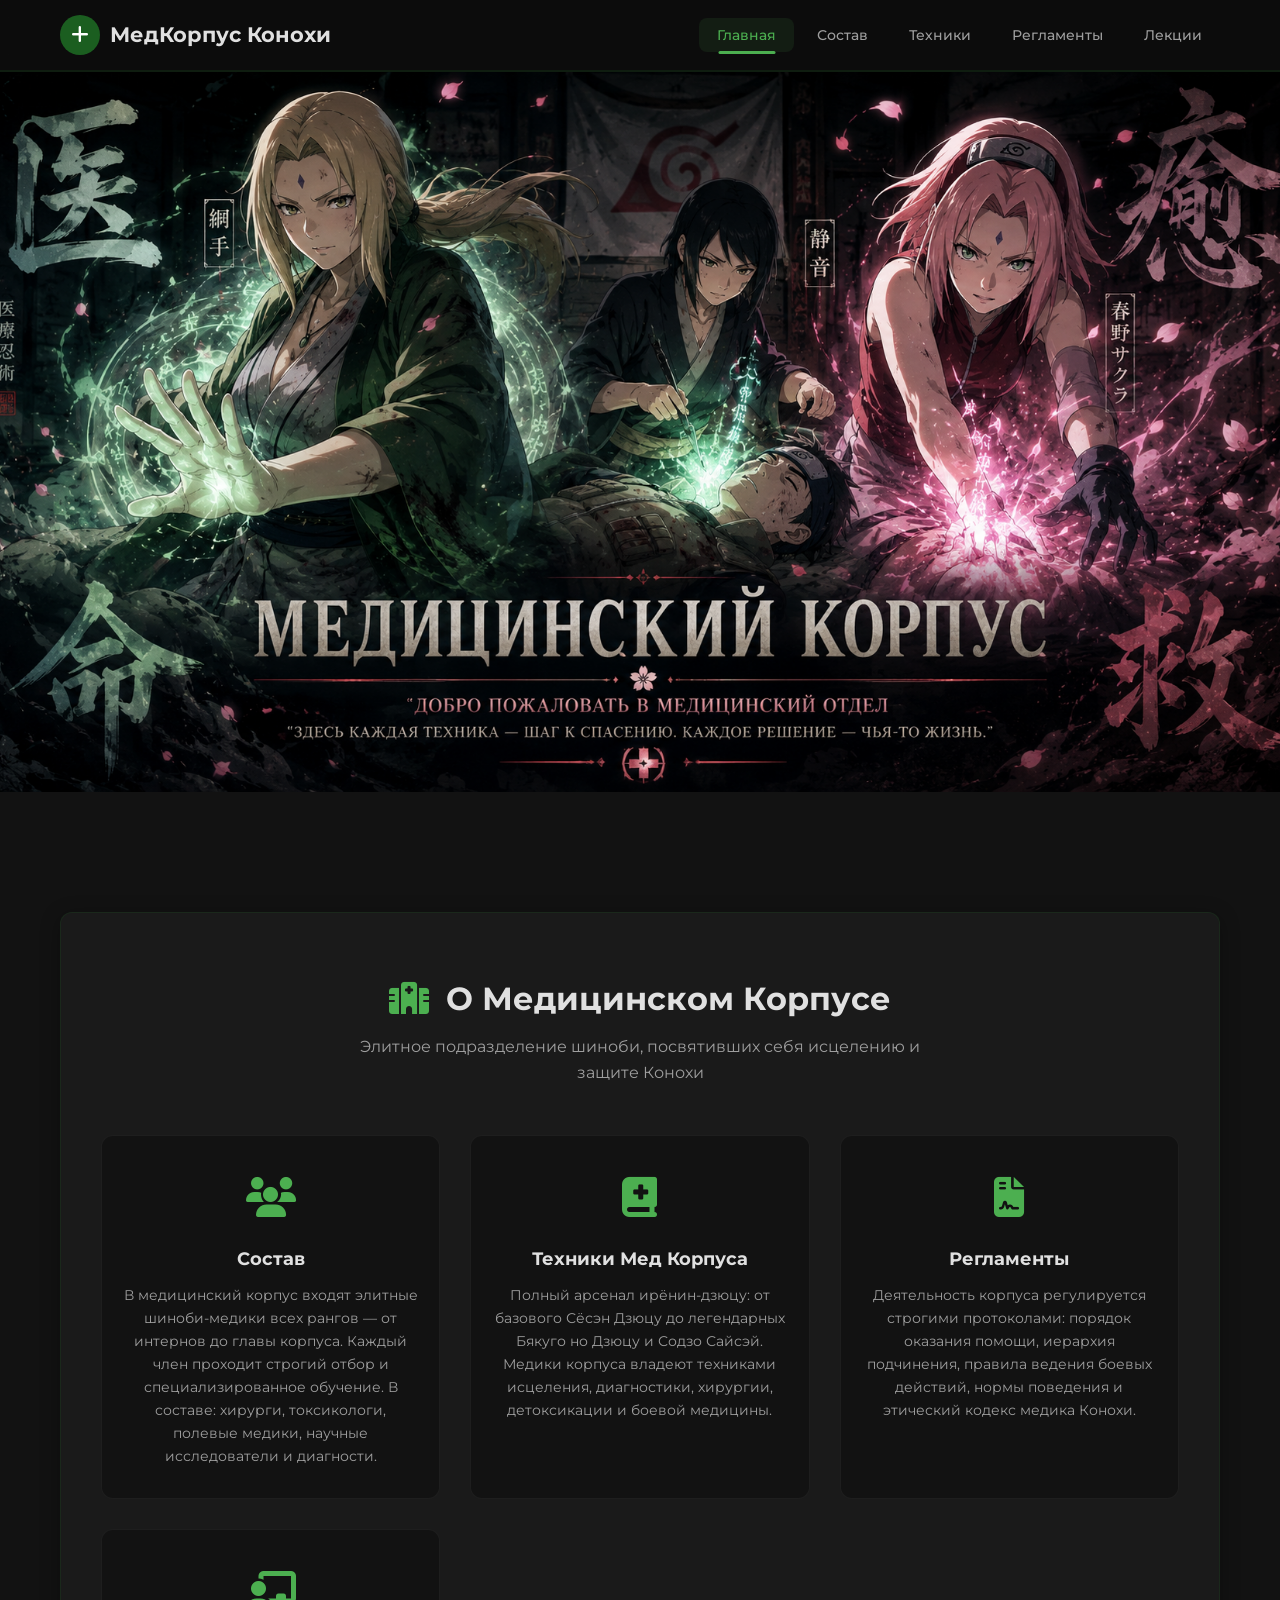
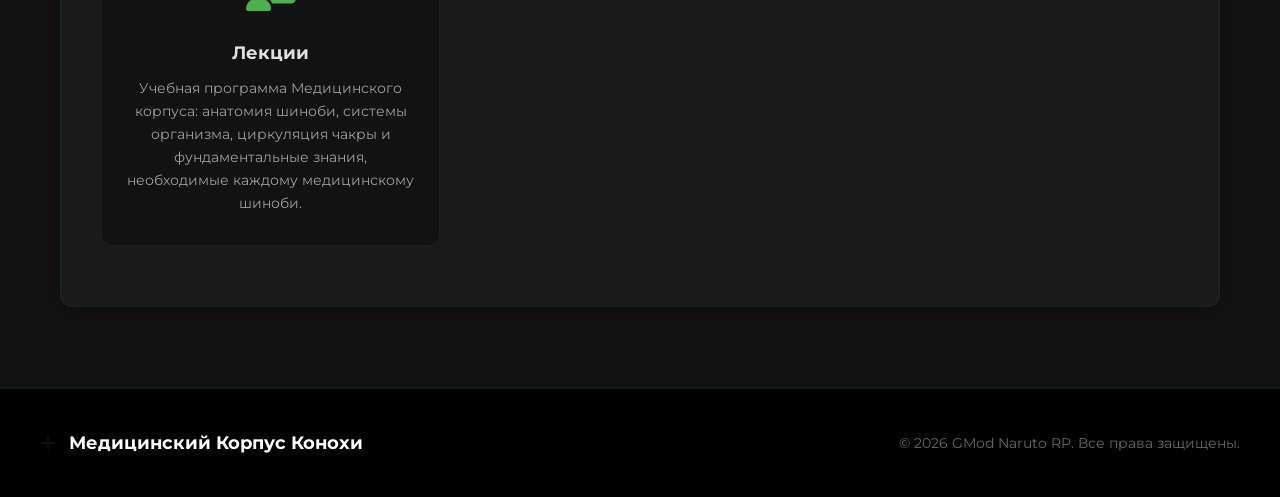
<file: index.html>
<!DOCTYPE html>
<html lang="ru">
<head>
    <meta charset="UTF-8">
    <meta name="viewport" content="width=device-width, initial-scale=1.0">
    <title>Медицинский Корпус Конохи | Konoha Medical Corps</title>
    <meta name="description" content="GMod Naruto Roleplay — Медицинский корпус Конохи. Информация о сервере, персонале и ирёнин-дзюцу.">
    <link rel="icon" type="image/png" href="images/icon.png">
    <link rel="preconnect" href="https://fonts.googleapis.com">
    <link rel="preconnect" href="https://fonts.gstatic.com" crossorigin>
    <link href="https://fonts.googleapis.com/css2?family=Montserrat:wght@400;500;600;700;800&family=Noto+Sans+JP:wght@400;500;700&display=swap" rel="stylesheet">
    <link rel="stylesheet" href="https://cdnjs.cloudflare.com/ajax/libs/font-awesome/6.5.0/css/all.min.css">
    <link rel="stylesheet" href="css/style.css">
</head>
<body>

    <!-- ===== PRELOADER ===== -->
    <div class="preloader" id="preloader">
        <div class="preloader__cross"></div>
        <div class="preloader__ecg">
            <svg class="preloader__ecg-line" viewBox="0 0 200 50" preserveAspectRatio="none">
                <path d="M0,25 L30,25 L40,25 L45,10 L55,40 L65,15 L75,25 L100,25 L110,25 L115,15 L125,35 L135,25 L160,25 L170,25 L175,20 L185,30 L200,25" />
            </svg>
        </div>
        <div class="preloader__title">МедКорпус Конохи</div>
        <div class="preloader__subtitle">医療部隊</div>
        <div class="preloader__dots">
            <span class="preloader__dot"></span>
            <span class="preloader__dot"></span>
            <span class="preloader__dot"></span>
        </div>
    </div>

    <!-- ===== HEADER ===== -->
    <header class="header">
        <nav class="nav">
            <a href="index.html" class="nav__logo">
                <div class="nav__logo-icon">
                    <i class="fas fa-plus"></i>
                </div>
                <span>МедКорпус Конохи</span>
            </a>
            <button class="nav__toggle" aria-label="Меню">
                <i class="fas fa-bars"></i>
            </button>
            <ul class="nav__links">
                <li><a href="index.html" class="nav__link active">Главная</a></li>
                <li><a href="sostav.html" class="nav__link">Состав</a></li>
                <li><a href="tehniki.html" class="nav__link">Техники</a></li>
                <li><a href="reglamenty.html" class="nav__link">Регламенты</a></li>
                <li><a href="lekcii.html" class="nav__link">Лекции</a></li>
            </ul>
        </nav>
    </header>

    <!-- ===== HERO BANNER (чистое изображение) ===== -->
    <section class="hero">
        <img src="images/med.png" alt="Медицинский корпус Конохи" class="hero__bg">
    </section>

    <!-- ===== INFO SEGMENTS ===== -->
    <section class="section" id="about">
        <div class="about fade-in">
            <h2 class="section__title">
                <i class="fas fa-hospital section__title-icon"></i>
                О Медицинском Корпусе
            </h2>
            <p class="section__subtitle">
                Элитное подразделение шиноби, посвятивших себя исцелению и защите Конохи
            </p>
            <div class="about__grid">

                <!-- 1. Состав -->
                <a href="sostav.html" class="about__card" style="display: block; text-decoration: none;">
                    <div class="about__card-icon">
                        <i class="fas fa-users"></i>
                    </div>
                    <h3>Состав</h3>
                    <p>В медицинский корпус входят элитные шиноби-медики всех рангов — от интернов до главы корпуса. Каждый член проходит строгий отбор и специализированное обучение. В составе: хирурги, токсикологи, полевые медики, научные исследователи и диагности.</p>
                </a>

                <!-- 2. Техники Мед Корпуса -->
                <a href="tehniki.html" class="about__card" style="display: block; text-decoration: none;">
                    <div class="about__card-icon">
                        <i class="fas fa-book-medical"></i>
                    </div>
                    <h3>Техники Мед Корпуса</h3>
                    <p>Полный арсенал ирёнин-дзюцу: от базового Сёсэн Дзюцу до легендарных Бякуго но Дзюцу и Содзо Сайсэй. Медики корпуса владеют техниками исцеления, диагностики, хирургии, детоксикации и боевой медицины.</p>
                </a>

                <!-- 3. Регламенты -->
                <a href="reglamenty.html" class="about__card" style="display: block; text-decoration: none;">
                    <div class="about__card-icon">
                        <i class="fas fa-file-contract"></i>
                    </div>
                    <h3>Регламенты</h3>
                    <p>Деятельность корпуса регулируется строгими протоколами: порядок оказания помощи, иерархия подчинения, правила ведения боевых действий, нормы поведения и этический кодекс медика Конохи.</p>
                </a>

                <!-- 4. Лекции -->
                <a href="lekcii.html" class="about__card" style="display: block; text-decoration: none;">
                    <div class="about__card-icon">
                        <i class="fas fa-chalkboard-user"></i>
                    </div>
                    <h3>Лекции</h3>
                    <p>Учебная программа Медицинского корпуса: анатомия шиноби, системы организма, циркуляция чакры и фундаментальные знания, необходимые каждому медицинскому шиноби.</p>
                </a>

            </div>
        </div>
    </section>

    <!-- ===== FOOTER ===== -->
    <footer class="footer">
        <div class="footer__inner">
            <div class="footer__brand">
                <i class="fas fa-plus" style="color: var(--primary); margin-right: 8px;"></i>
                Медицинский Корпус Конохи
            </div>
            <div class="footer__copy">
                &copy; 2026 GMod Naruto RP. Все права защищены.
            </div>
        </div>
    </footer>

    <script src="js/main.js"></script>
</body>
</html>
</file>
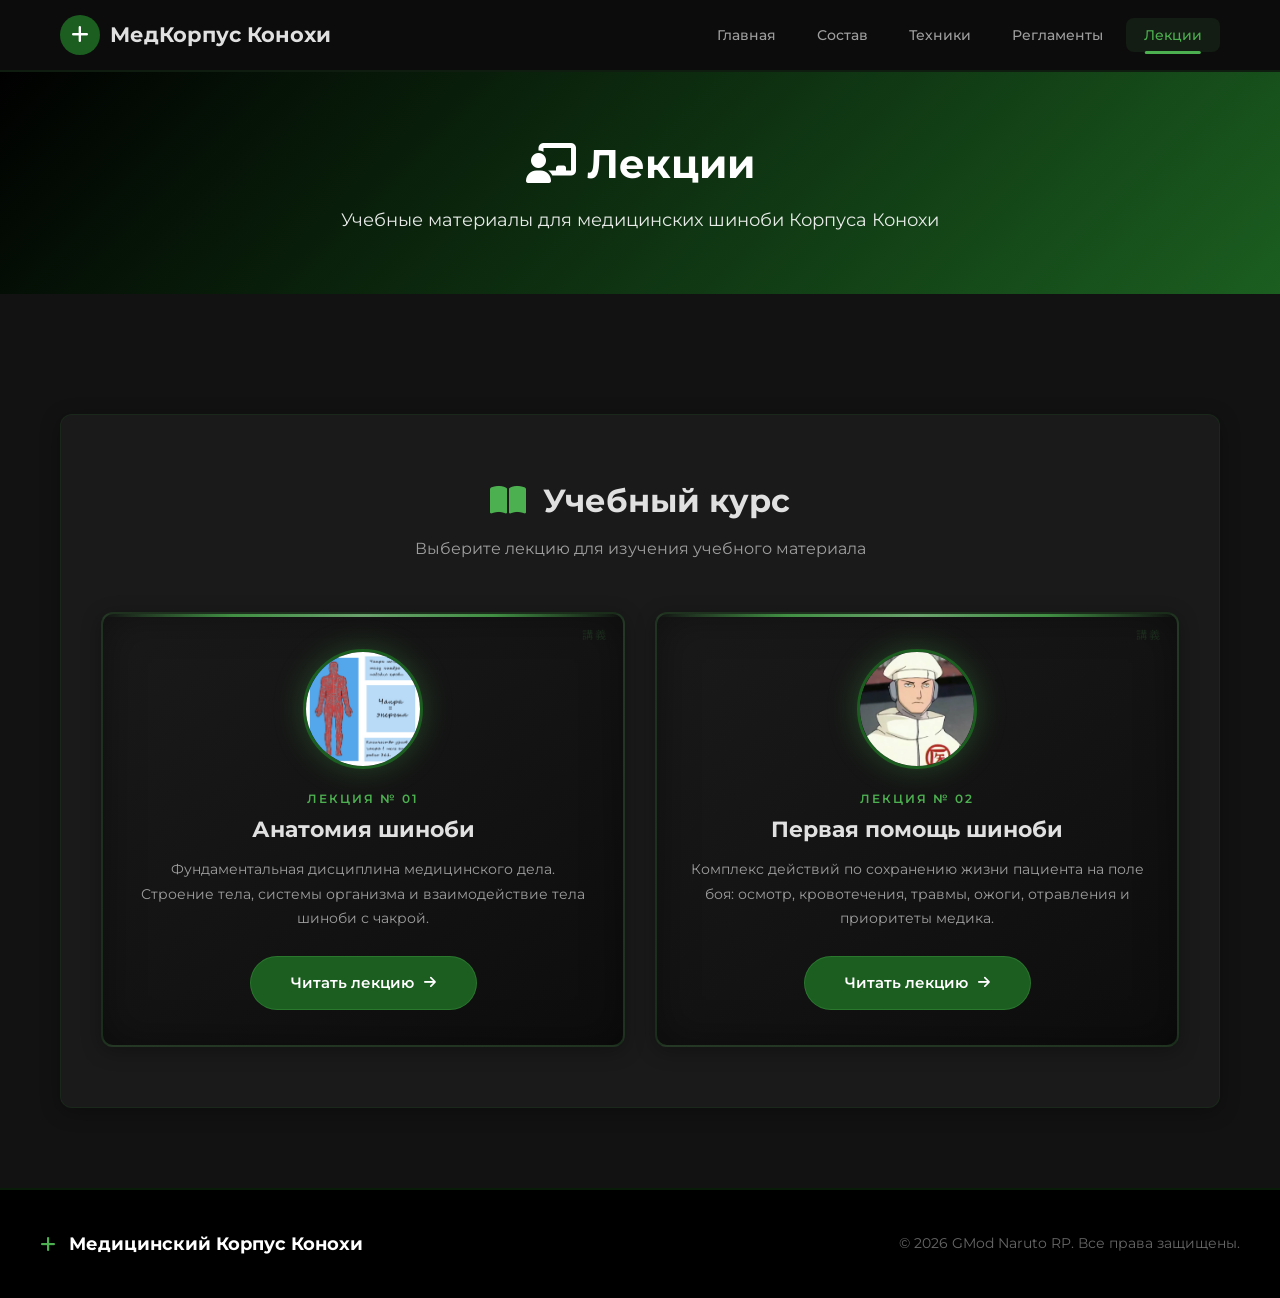
<file: lekcii.html>
<!DOCTYPE html>
<html lang="ru">
<head>
    <meta charset="UTF-8">
    <meta name="viewport" content="width=device-width, initial-scale=1.0">
    <title>Лекции | Медицинский Корпус Конохи</title>
    <meta name="description" content="Лекции медицинского корпуса Конохи — учебные материалы для медицинских шиноби.">
    <link rel="icon" type="image/png" href="images/icon.png">
    <link rel="preconnect" href="https://fonts.googleapis.com">
    <link rel="preconnect" href="https://fonts.gstatic.com" crossorigin>
    <link href="https://fonts.googleapis.com/css2?family=Montserrat:wght@400;500;600;700;800&family=Noto+Sans+JP:wght@400;500;700&display=swap" rel="stylesheet">
    <link rel="stylesheet" href="https://cdnjs.cloudflare.com/ajax/libs/font-awesome/6.5.0/css/all.min.css">
    <link rel="stylesheet" href="css/style.css">
</head>
<body>

    <!-- ===== PRELOADER ===== -->
    <div class="preloader" id="preloader">
        <div class="preloader__cross"></div>
        <div class="preloader__ecg">
            <svg class="preloader__ecg-line" viewBox="0 0 200 50" preserveAspectRatio="none">
                <path d="M0,25 L30,25 L40,25 L45,10 L55,40 L65,15 L75,25 L100,25 L110,25 L115,15 L125,35 L135,25 L160,25 L170,25 L175,20 L185,30 L200,25" />
            </svg>
        </div>
        <div class="preloader__title">МедКорпус Конохи</div>
        <div class="preloader__subtitle">医療部隊</div>
        <div class="preloader__dots">
            <span class="preloader__dot"></span>
            <span class="preloader__dot"></span>
            <span class="preloader__dot"></span>
        </div>
    </div>

    <header class="header">
        <nav class="nav">
            <a href="index.html" class="nav__logo">
                <div class="nav__logo-icon">
                    <i class="fas fa-plus"></i>
                </div>
                <span>МедКорпус Конохи</span>
            </a>
            <button class="nav__toggle" aria-label="Меню">
                <i class="fas fa-bars"></i>
            </button>
            <ul class="nav__links">
                <li><a href="index.html" class="nav__link">Главная</a></li>
                <li><a href="sostav.html" class="nav__link">Состав</a></li>
                <li><a href="tehniki.html" class="nav__link">Техники</a></li>
                <li><a href="reglamenty.html" class="nav__link">Регламенты</a></li>
                <li><a href="lekcii.html" class="nav__link active">Лекции</a></li>
            </ul>
        </nav>
    </header>

    <div class="page-header">
        <h1 class="page-header__title">
            <i class="fas fa-chalkboard-user"></i> Лекции
        </h1>
        <p class="page-header__subtitle">Учебные материалы для медицинских шиноби Корпуса Конохи</p>
    </div>

    <section class="section">
        <div class="about fade-in" style="text-align: center;">
            <h2 class="section__title">
                <i class="fas fa-book-open section__title-icon"></i> Учебный курс
            </h2>
            <p class="section__subtitle">
                Выберите лекцию для изучения учебного материала
            </p>

            <div class="lectures-grid">

                <!-- Лекция № 01 — Анатомия шиноби -->
                <a href="lekciya-01.html" class="lecture-card fade-in">
                    <div class="lecture-card__image">
                        <img src="images/lecture-anatomy.jpg" alt="Анатомия шиноби">
                    </div>
                    <div class="lecture-card__number">Лекция № 01</div>
                    <div class="lecture-card__title">Анатомия шиноби</div>
                    <div class="lecture-card__desc">
                        Фундаментальная дисциплина медицинского дела. Строение тела, системы организма и взаимодействие тела шиноби с чакрой.
                    </div>
                    <span class="lecture-card__btn">
                        Читать лекцию <i class="fas fa-arrow-right"></i>
                    </span>
                </a>

                <!-- Лекция № 02 — Первая помощь шиноби -->
                <a href="lekciya-02.html" class="lecture-card fade-in">
                    <div class="lecture-card__image">
                        <img src="images/icon2.jpg" alt="Первая помощь шиноби">
                    </div>
                    <div class="lecture-card__number">Лекция № 02</div>
                    <div class="lecture-card__title">Первая помощь шиноби</div>
                    <div class="lecture-card__desc">
                        Комплекс действий по сохранению жизни пациента на поле боя: осмотр, кровотечения, травмы, ожоги, отравления и приоритеты медика.
                    </div>
                    <span class="lecture-card__btn">
                        Читать лекцию <i class="fas fa-arrow-right"></i>
                    </span>
                </a>

            </div>
        </div>
    </section>

    <footer class="footer">
        <div class="footer__inner">
            <div class="footer__brand">
                <i class="fas fa-plus" style="color: var(--accent-glow); margin-right: 8px;"></i>
                Медицинский Корпус Конохи
            </div>
            <div class="footer__copy">
                &copy; 2026 GMod Naruto RP. Все права защищены.
            </div>
        </div>
    </footer>

    <script src="js/main.js"></script>
</body>
</html>
</file>
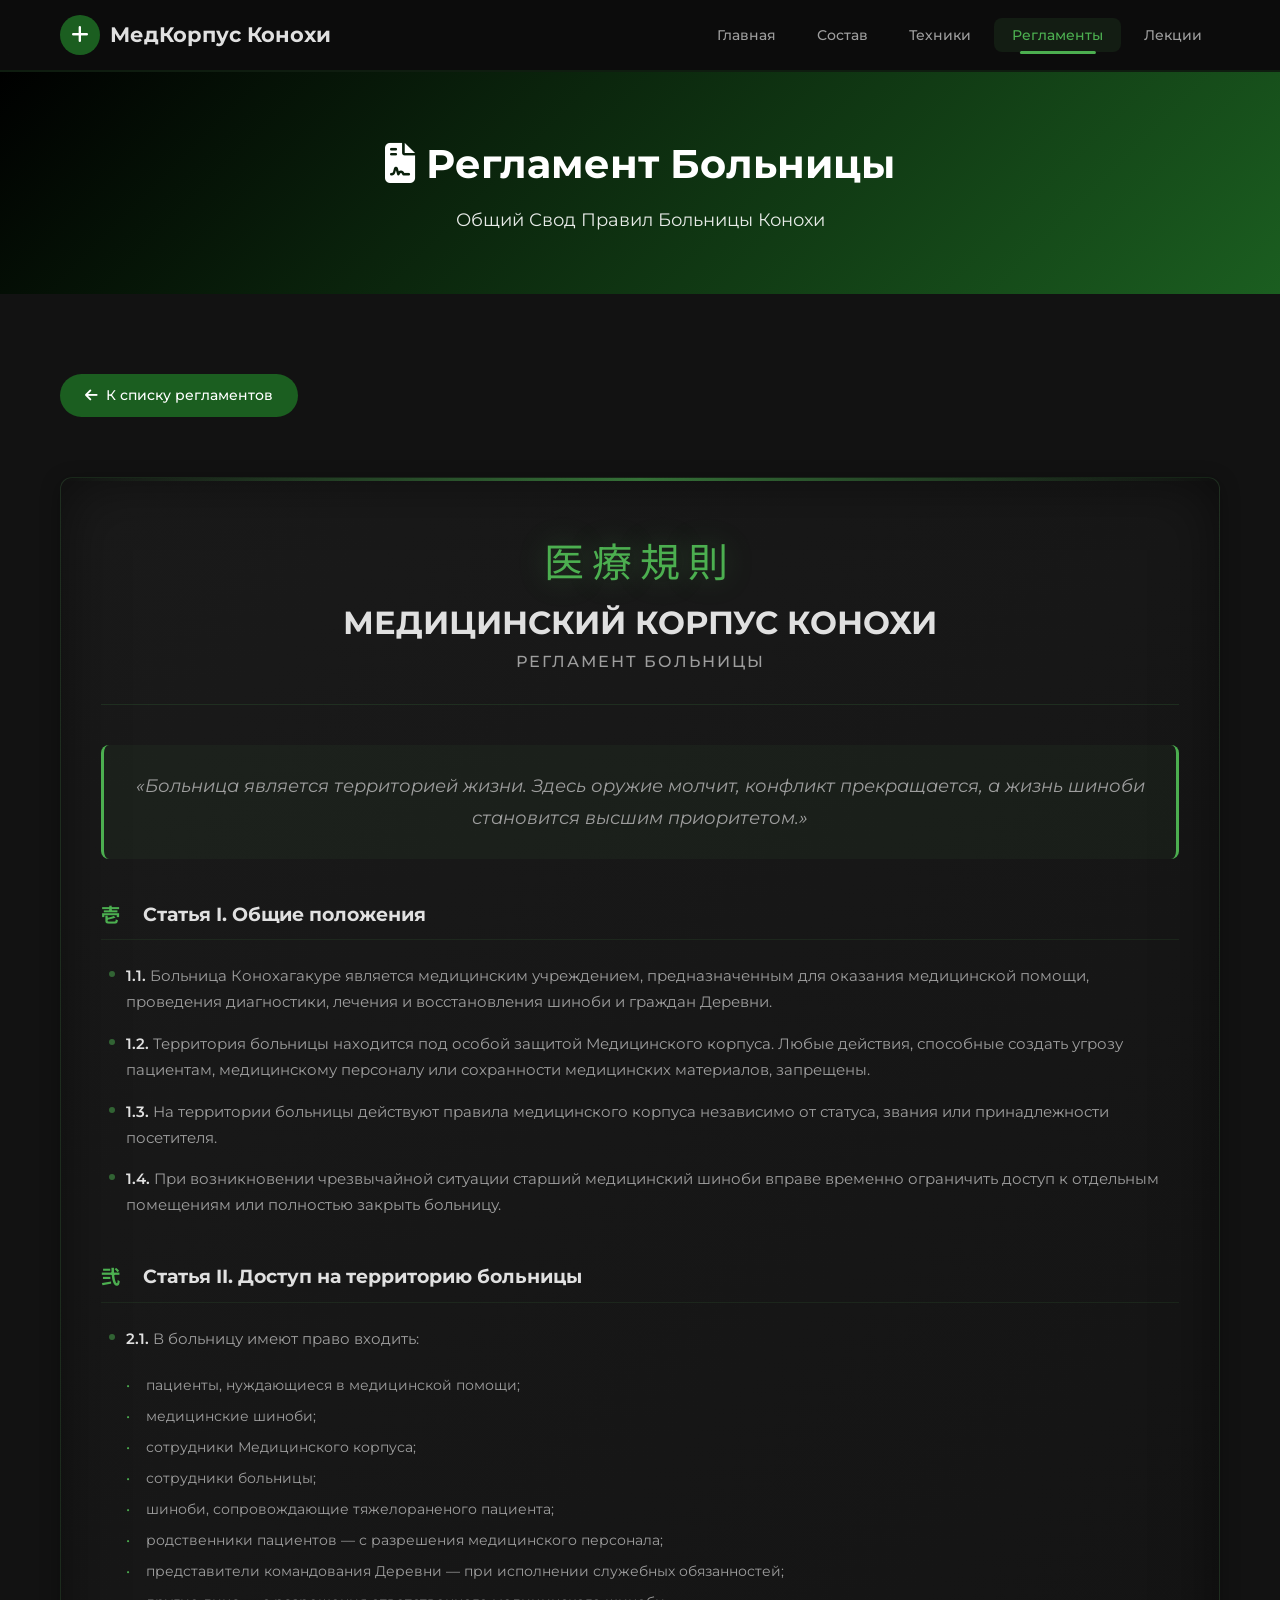
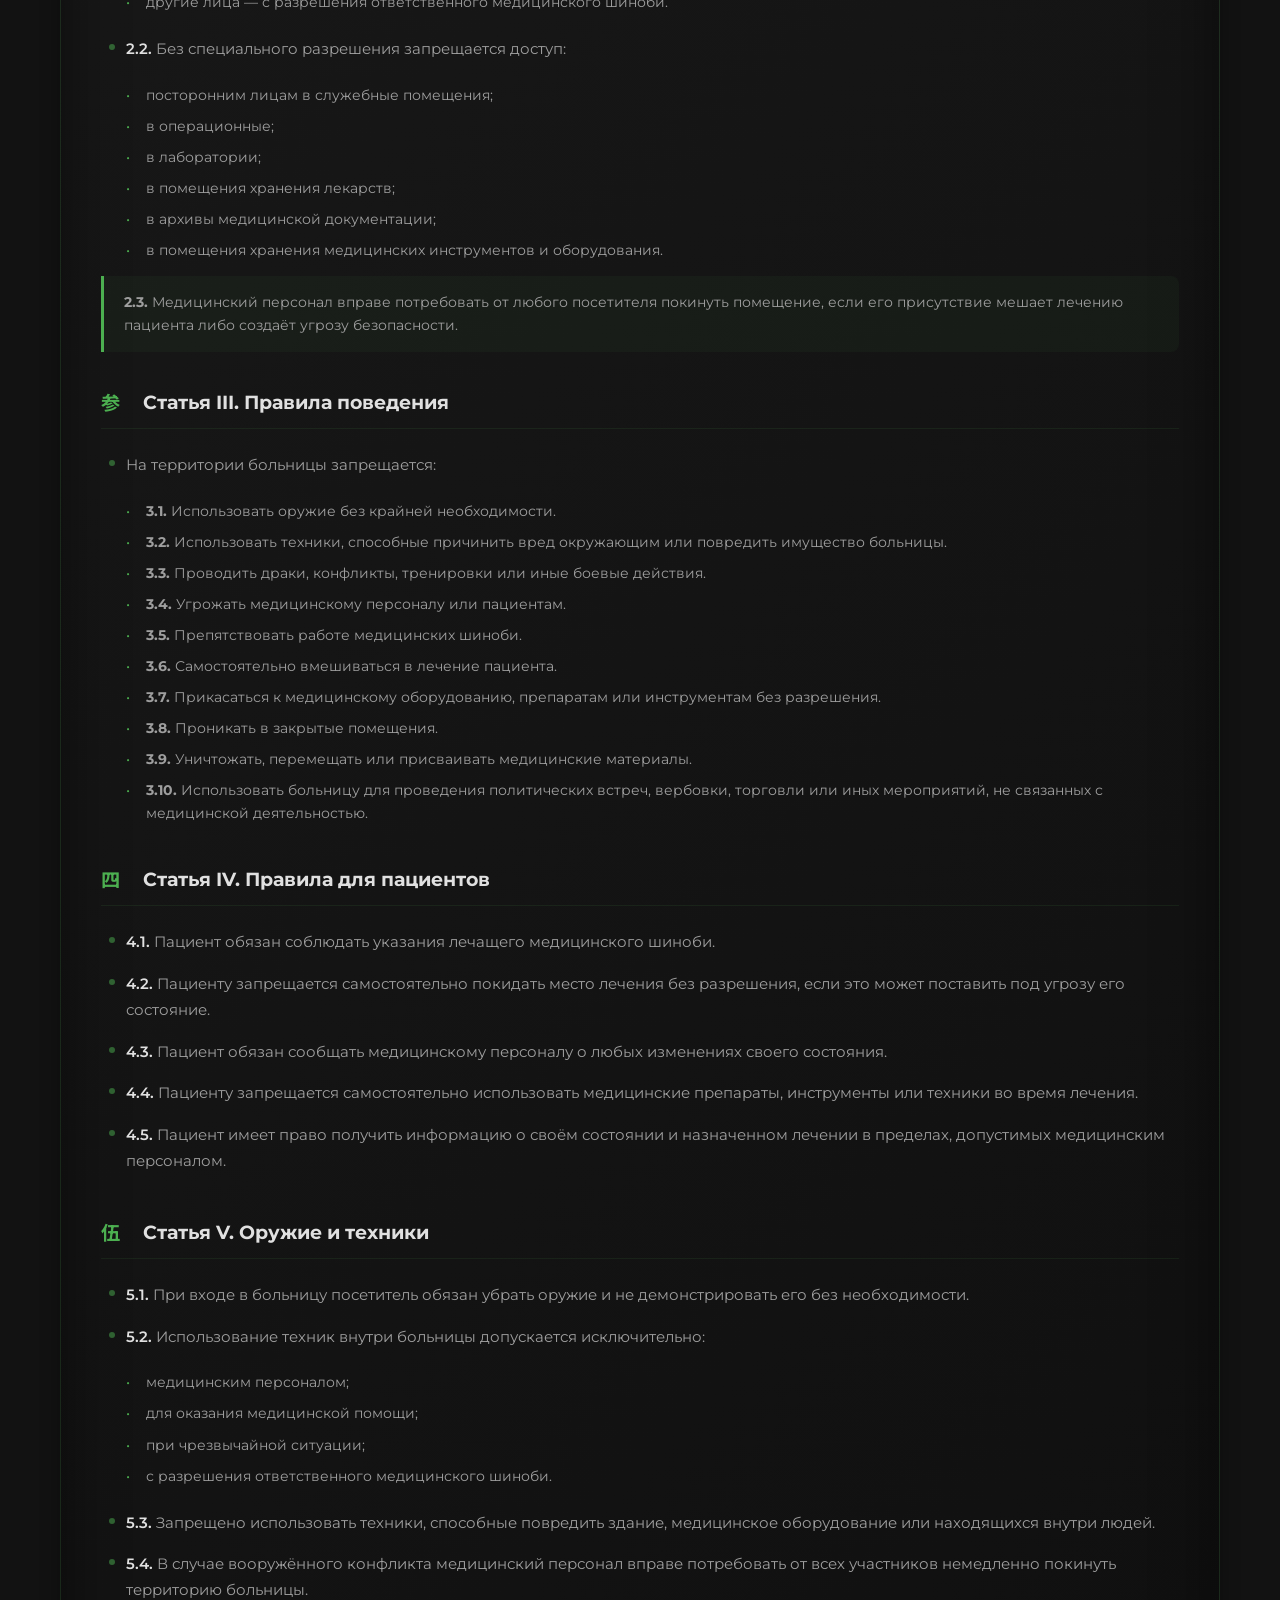
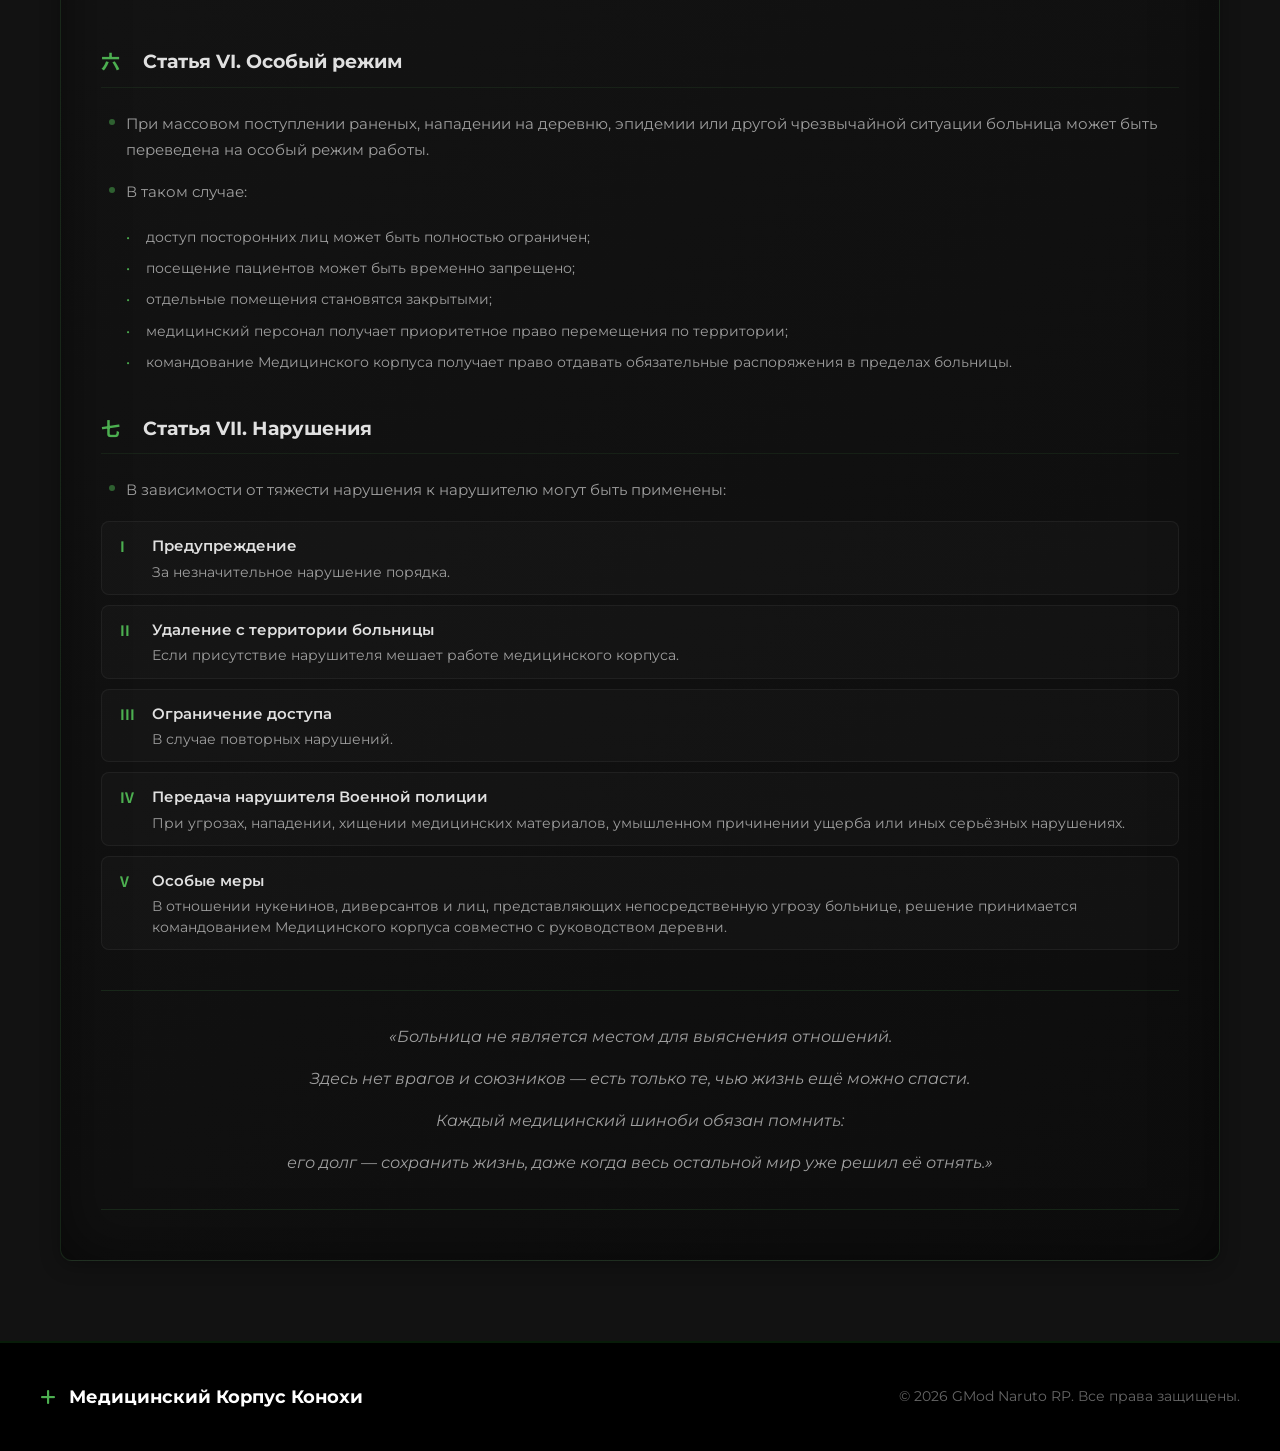
<file: reglament-obshchiy.html>
<!DOCTYPE html>
<html lang="ru">
<head>
    <meta charset="UTF-8">
    <meta name="viewport" content="width=device-width, initial-scale=1.0">
    <title>Общий Свод Правил Больницы Конохи | Медицинский Корпус Конохи</title>
    <meta name="description" content="Общий свод правил больницы Конохагакуре — регламент медицинского корпуса.">
    <link rel="icon" type="image/png" href="images/icon.png">
    <link rel="preconnect" href="https://fonts.googleapis.com">
    <link rel="preconnect" href="https://fonts.gstatic.com" crossorigin>
    <link href="https://fonts.googleapis.com/css2?family=Montserrat:wght@400;500;600;700;800&family=Noto+Sans+JP:wght@400;500;700&display=swap" rel="stylesheet">
    <link rel="stylesheet" href="https://cdnjs.cloudflare.com/ajax/libs/font-awesome/6.5.0/css/all.min.css">
    <link rel="stylesheet" href="css/style.css">
</head>
<body>

    <!-- ===== PRELOADER ===== -->
    <div class="preloader" id="preloader">
        <div class="preloader__cross"></div>
        <div class="preloader__ecg">
            <svg class="preloader__ecg-line" viewBox="0 0 200 50" preserveAspectRatio="none">
                <path d="M0,25 L30,25 L40,25 L45,10 L55,40 L65,15 L75,25 L100,25 L110,25 L115,15 L125,35 L135,25 L160,25 L170,25 L175,20 L185,30 L200,25" />
            </svg>
        </div>
        <div class="preloader__title">МедКорпус Конохи</div>
        <div class="preloader__subtitle">医療部隊</div>
        <div class="preloader__dots">
            <span class="preloader__dot"></span>
            <span class="preloader__dot"></span>
            <span class="preloader__dot"></span>
        </div>
    </div>

    <header class="header">
        <nav class="nav">
            <a href="index.html" class="nav__logo">
                <div class="nav__logo-icon">
                    <i class="fas fa-plus"></i>
                </div>
                <span>МедКорпус Конохи</span>
            </a>
            <button class="nav__toggle" aria-label="Меню">
                <i class="fas fa-bars"></i>
            </button>
            <ul class="nav__links">
                <li><a href="index.html" class="nav__link">Главная</a></li>
                <li><a href="sostav.html" class="nav__link">Состав</a></li>
                <li><a href="tehniki.html" class="nav__link">Техники</a></li>
                <li><a href="reglamenty.html" class="nav__link active">Регламенты</a></li>
                <li><a href="lekcii.html" class="nav__link">Лекции</a></li>
            </ul>
        </nav>
    </header>

    <div class="page-header">
        <h1 class="page-header__title">
            <i class="fas fa-file-contract"></i> Регламент Больницы
        </h1>
        <p class="page-header__subtitle">Общий Свод Правил Больницы Конохи</p>
    </div>

    <section class="section">
        <a href="reglamenty.html" class="regulation-back fade-in">
            <i class="fas fa-arrow-left"></i> К списку регламентов
        </a>

        <div class="regulation-doc fade-in">

            <!-- Шапка документа -->
            <div class="regulation-doc__header">
                <div class="regulation-doc__kanji">医療規則</div>
                <div class="regulation-doc__title">МЕДИЦИНСКИЙ КОРПУС КОНОХИ</div>
                <div class="regulation-doc__subtitle">Регламент больницы</div>
            </div>

            <!-- Эпиграф -->
            <div class="regulation-doc__epigraph">
                «Больница является территорией жизни. Здесь оружие молчит, конфликт прекращается, а жизнь шиноби становится высшим приоритетом.»
            </div>

            <!-- Статья I -->
            <div class="regulation-article">
                <div class="regulation-article__header">
                    <span class="regulation-article__num">壱</span>
                    <span class="regulation-article__title">Статья I. Общие положения</span>
                </div>
                <div class="regulation-article__item">
                    <strong>1.1.</strong> Больница Конохагакуре является медицинским учреждением, предназначенным для оказания медицинской помощи, проведения диагностики, лечения и восстановления шиноби и граждан Деревни.
                </div>
                <div class="regulation-article__item">
                    <strong>1.2.</strong> Территория больницы находится под особой защитой Медицинского корпуса. Любые действия, способные создать угрозу пациентам, медицинскому персоналу или сохранности медицинских материалов, запрещены.
                </div>
                <div class="regulation-article__item">
                    <strong>1.3.</strong> На территории больницы действуют правила медицинского корпуса независимо от статуса, звания или принадлежности посетителя.
                </div>
                <div class="regulation-article__item">
                    <strong>1.4.</strong> При возникновении чрезвычайной ситуации старший медицинский шиноби вправе временно ограничить доступ к отдельным помещениям или полностью закрыть больницу.
                </div>
            </div>

            <!-- Статья II -->
            <div class="regulation-article">
                <div class="regulation-article__header">
                    <span class="regulation-article__num">弐</span>
                    <span class="regulation-article__title">Статья II. Доступ на территорию больницы</span>
                </div>
                <div class="regulation-article__item">
                    <strong>2.1.</strong> В больницу имеют право входить:
                </div>
                <ul class="regulation-article__list">
                    <li>пациенты, нуждающиеся в медицинской помощи;</li>
                    <li>медицинские шиноби;</li>
                    <li>сотрудники Медицинского корпуса;</li>
                    <li>сотрудники больницы;</li>
                    <li>шиноби, сопровождающие тяжелораненого пациента;</li>
                    <li>родственники пациентов — с разрешения медицинского персонала;</li>
                    <li>представители командования Деревни — при исполнении служебных обязанностей;</li>
                    <li>другие лица — с разрешения ответственного медицинского шиноби.</li>
                </ul>
                <div class="regulation-article__item">
                    <strong>2.2.</strong> Без специального разрешения запрещается доступ:
                </div>
                <ul class="regulation-article__list">
                    <li>посторонним лицам в служебные помещения;</li>
                    <li>в операционные;</li>
                    <li>в лаборатории;</li>
                    <li>в помещения хранения лекарств;</li>
                    <li>в архивы медицинской документации;</li>
                    <li>в помещения хранения медицинских инструментов и оборудования.</li>
                </ul>
                <div class="regulation-article__note">
                    <strong>2.3.</strong> Медицинский персонал вправе потребовать от любого посетителя покинуть помещение, если его присутствие мешает лечению пациента либо создаёт угрозу безопасности.
                </div>
            </div>

            <!-- Статья III -->
            <div class="regulation-article">
                <div class="regulation-article__header">
                    <span class="regulation-article__num">参</span>
                    <span class="regulation-article__title">Статья III. Правила поведения</span>
                </div>
                <div class="regulation-article__item">
                    На территории больницы запрещается:
                </div>
                <ul class="regulation-article__list">
                    <li><strong>3.1.</strong> Использовать оружие без крайней необходимости.</li>
                    <li><strong>3.2.</strong> Использовать техники, способные причинить вред окружающим или повредить имущество больницы.</li>
                    <li><strong>3.3.</strong> Проводить драки, конфликты, тренировки или иные боевые действия.</li>
                    <li><strong>3.4.</strong> Угрожать медицинскому персоналу или пациентам.</li>
                    <li><strong>3.5.</strong> Препятствовать работе медицинских шиноби.</li>
                    <li><strong>3.6.</strong> Самостоятельно вмешиваться в лечение пациента.</li>
                    <li><strong>3.7.</strong> Прикасаться к медицинскому оборудованию, препаратам или инструментам без разрешения.</li>
                    <li><strong>3.8.</strong> Проникать в закрытые помещения.</li>
                    <li><strong>3.9.</strong> Уничтожать, перемещать или присваивать медицинские материалы.</li>
                    <li><strong>3.10.</strong> Использовать больницу для проведения политических встреч, вербовки, торговли или иных мероприятий, не связанных с медицинской деятельностью.</li>
                </ul>
            </div>

            <!-- Статья IV -->
            <div class="regulation-article">
                <div class="regulation-article__header">
                    <span class="regulation-article__num">四</span>
                    <span class="regulation-article__title">Статья IV. Правила для пациентов</span>
                </div>
                <div class="regulation-article__item">
                    <strong>4.1.</strong> Пациент обязан соблюдать указания лечащего медицинского шиноби.
                </div>
                <div class="regulation-article__item">
                    <strong>4.2.</strong> Пациенту запрещается самостоятельно покидать место лечения без разрешения, если это может поставить под угрозу его состояние.
                </div>
                <div class="regulation-article__item">
                    <strong>4.3.</strong> Пациент обязан сообщать медицинскому персоналу о любых изменениях своего состояния.
                </div>
                <div class="regulation-article__item">
                    <strong>4.4.</strong> Пациенту запрещается самостоятельно использовать медицинские препараты, инструменты или техники во время лечения.
                </div>
                <div class="regulation-article__item">
                    <strong>4.5.</strong> Пациент имеет право получить информацию о своём состоянии и назначенном лечении в пределах, допустимых медицинским персоналом.
                </div>
            </div>

            <!-- Статья V -->
            <div class="regulation-article">
                <div class="regulation-article__header">
                    <span class="regulation-article__num">伍</span>
                    <span class="regulation-article__title">Статья V. Оружие и техники</span>
                </div>
                <div class="regulation-article__item">
                    <strong>5.1.</strong> При входе в больницу посетитель обязан убрать оружие и не демонстрировать его без необходимости.
                </div>
                <div class="regulation-article__item">
                    <strong>5.2.</strong> Использование техник внутри больницы допускается исключительно:
                </div>
                <ul class="regulation-article__list">
                    <li>медицинским персоналом;</li>
                    <li>для оказания медицинской помощи;</li>
                    <li>при чрезвычайной ситуации;</li>
                    <li>с разрешения ответственного медицинского шиноби.</li>
                </ul>
                <div class="regulation-article__item">
                    <strong>5.3.</strong> Запрещено использовать техники, способные повредить здание, медицинское оборудование или находящихся внутри людей.
                </div>
                <div class="regulation-article__item">
                    <strong>5.4.</strong> В случае вооружённого конфликта медицинский персонал вправе потребовать от всех участников немедленно покинуть территорию больницы.
                </div>
            </div>

            <!-- Статья VI -->
            <div class="regulation-article">
                <div class="regulation-article__header">
                    <span class="regulation-article__num">六</span>
                    <span class="regulation-article__title">Статья VI. Особый режим</span>
                </div>
                <div class="regulation-article__item">
                    При массовом поступлении раненых, нападении на деревню, эпидемии или другой чрезвычайной ситуации больница может быть переведена на особый режим работы.
                </div>
                <div class="regulation-article__item">
                    В таком случае:
                </div>
                <ul class="regulation-article__list">
                    <li>доступ посторонних лиц может быть полностью ограничен;</li>
                    <li>посещение пациентов может быть временно запрещено;</li>
                    <li>отдельные помещения становятся закрытыми;</li>
                    <li>медицинский персонал получает приоритетное право перемещения по территории;</li>
                    <li>командование Медицинского корпуса получает право отдавать обязательные распоряжения в пределах больницы.</li>
                </ul>
            </div>

            <!-- Статья VII -->
            <div class="regulation-article">
                <div class="regulation-article__header">
                    <span class="regulation-article__num">七</span>
                    <span class="regulation-article__title">Статья VII. Нарушения</span>
                </div>
                <div class="regulation-article__item">
                    В зависимости от тяжести нарушения к нарушителю могут быть применены:
                </div>
                <div class="regulation-article__violations">
                    <div class="regulation-violation">
                        <span class="regulation-violation__num">I</span>
                        <div>
                            <div class="regulation-violation__title">Предупреждение</div>
                            <div class="regulation-violation__desc">За незначительное нарушение порядка.</div>
                        </div>
                    </div>
                    <div class="regulation-violation">
                        <span class="regulation-violation__num">II</span>
                        <div>
                            <div class="regulation-violation__title">Удаление с территории больницы</div>
                            <div class="regulation-violation__desc">Если присутствие нарушителя мешает работе медицинского корпуса.</div>
                        </div>
                    </div>
                    <div class="regulation-violation">
                        <span class="regulation-violation__num">III</span>
                        <div>
                            <div class="regulation-violation__title">Ограничение доступа</div>
                            <div class="regulation-violation__desc">В случае повторных нарушений.</div>
                        </div>
                    </div>
                    <div class="regulation-violation">
                        <span class="regulation-violation__num">IV</span>
                        <div>
                            <div class="regulation-violation__title">Передача нарушителя Военной полиции</div>
                            <div class="regulation-violation__desc">При угрозах, нападении, хищении медицинских материалов, умышленном причинении ущерба или иных серьёзных нарушениях.</div>
                        </div>
                    </div>
                    <div class="regulation-violation">
                        <span class="regulation-violation__num">V</span>
                        <div>
                            <div class="regulation-violation__title">Особые меры</div>
                            <div class="regulation-violation__desc">В отношении нукенинов, диверсантов и лиц, представляющих непосредственную угрозу больнице, решение принимается командованием Медицинского корпуса совместно с руководством деревни.</div>
                        </div>
                    </div>
                </div>
            </div>

            <!-- Заключение -->
            <div class="regulation-doc__conclusion">
                <p>«Больница не является местом для выяснения отношений.</p>
                <p>Здесь нет врагов и союзников — есть только те, чью жизнь ещё можно спасти.</p>
                <p>Каждый медицинский шиноби обязан помнить:</p>
                <p>его долг — сохранить жизнь, даже когда весь остальной мир уже решил её отнять.»</p>
            </div>

        </div>
    </section>

    <footer class="footer">
        <div class="footer__inner">
            <div class="footer__brand">
                <i class="fas fa-plus" style="color: var(--accent-glow); margin-right: 8px;"></i>
                Медицинский Корпус Конохи
            </div>
            <div class="footer__copy">
                &copy; 2026 GMod Naruto RP. Все права защищены.
            </div>
        </div>
    </footer>

    <script src="js/main.js"></script>
</body>
</html>
</file>
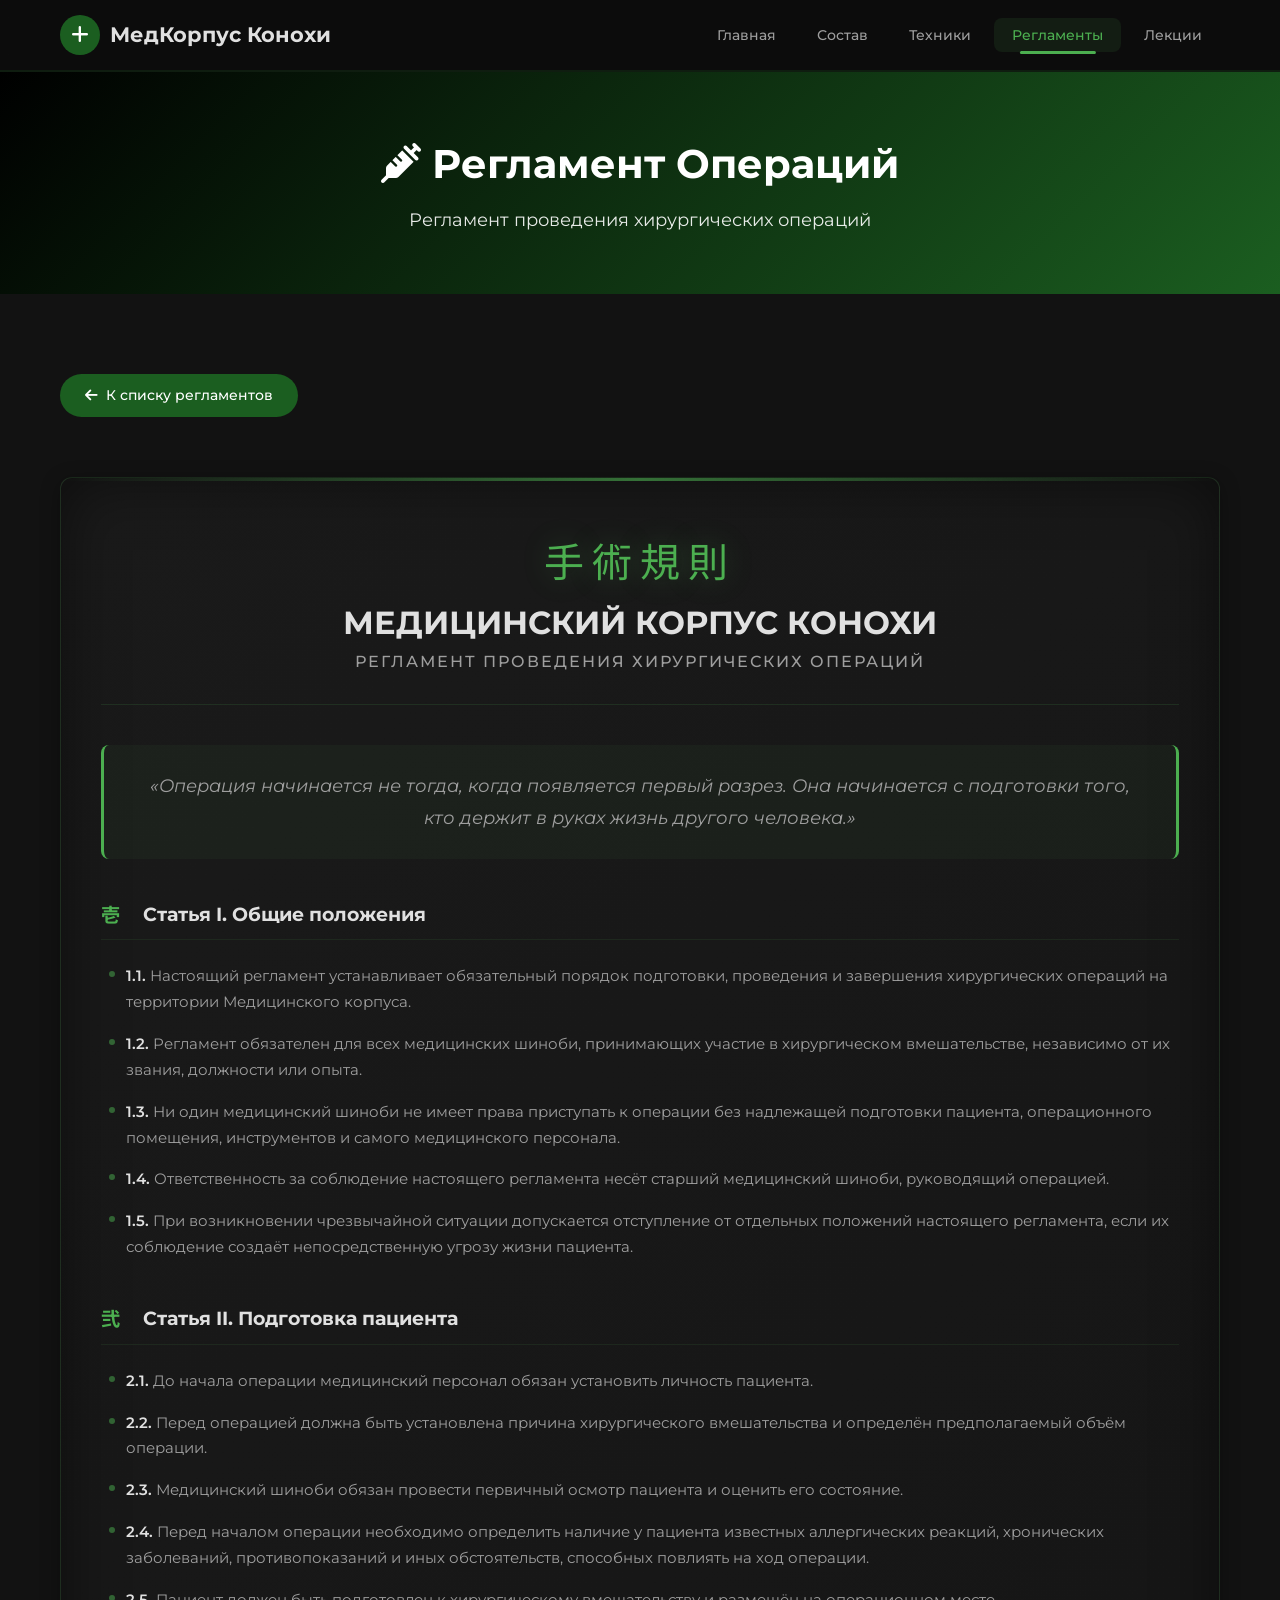
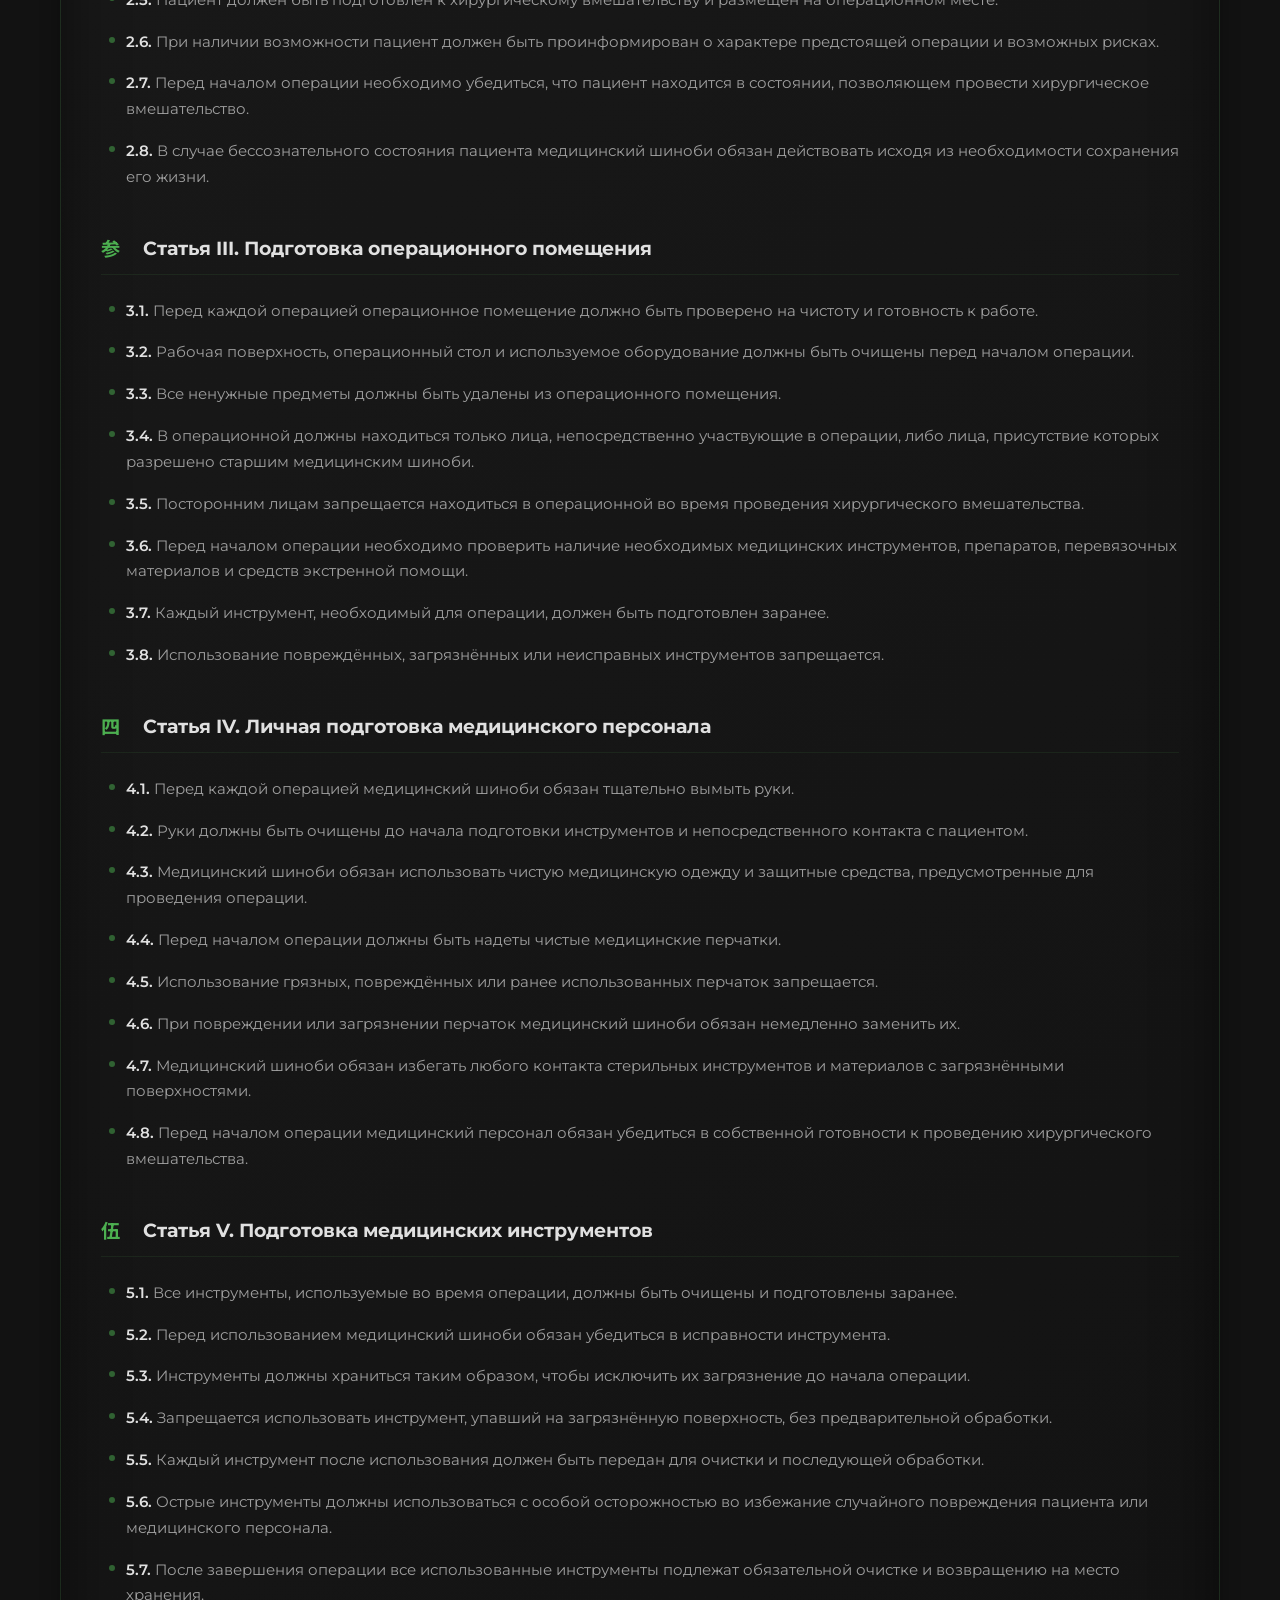
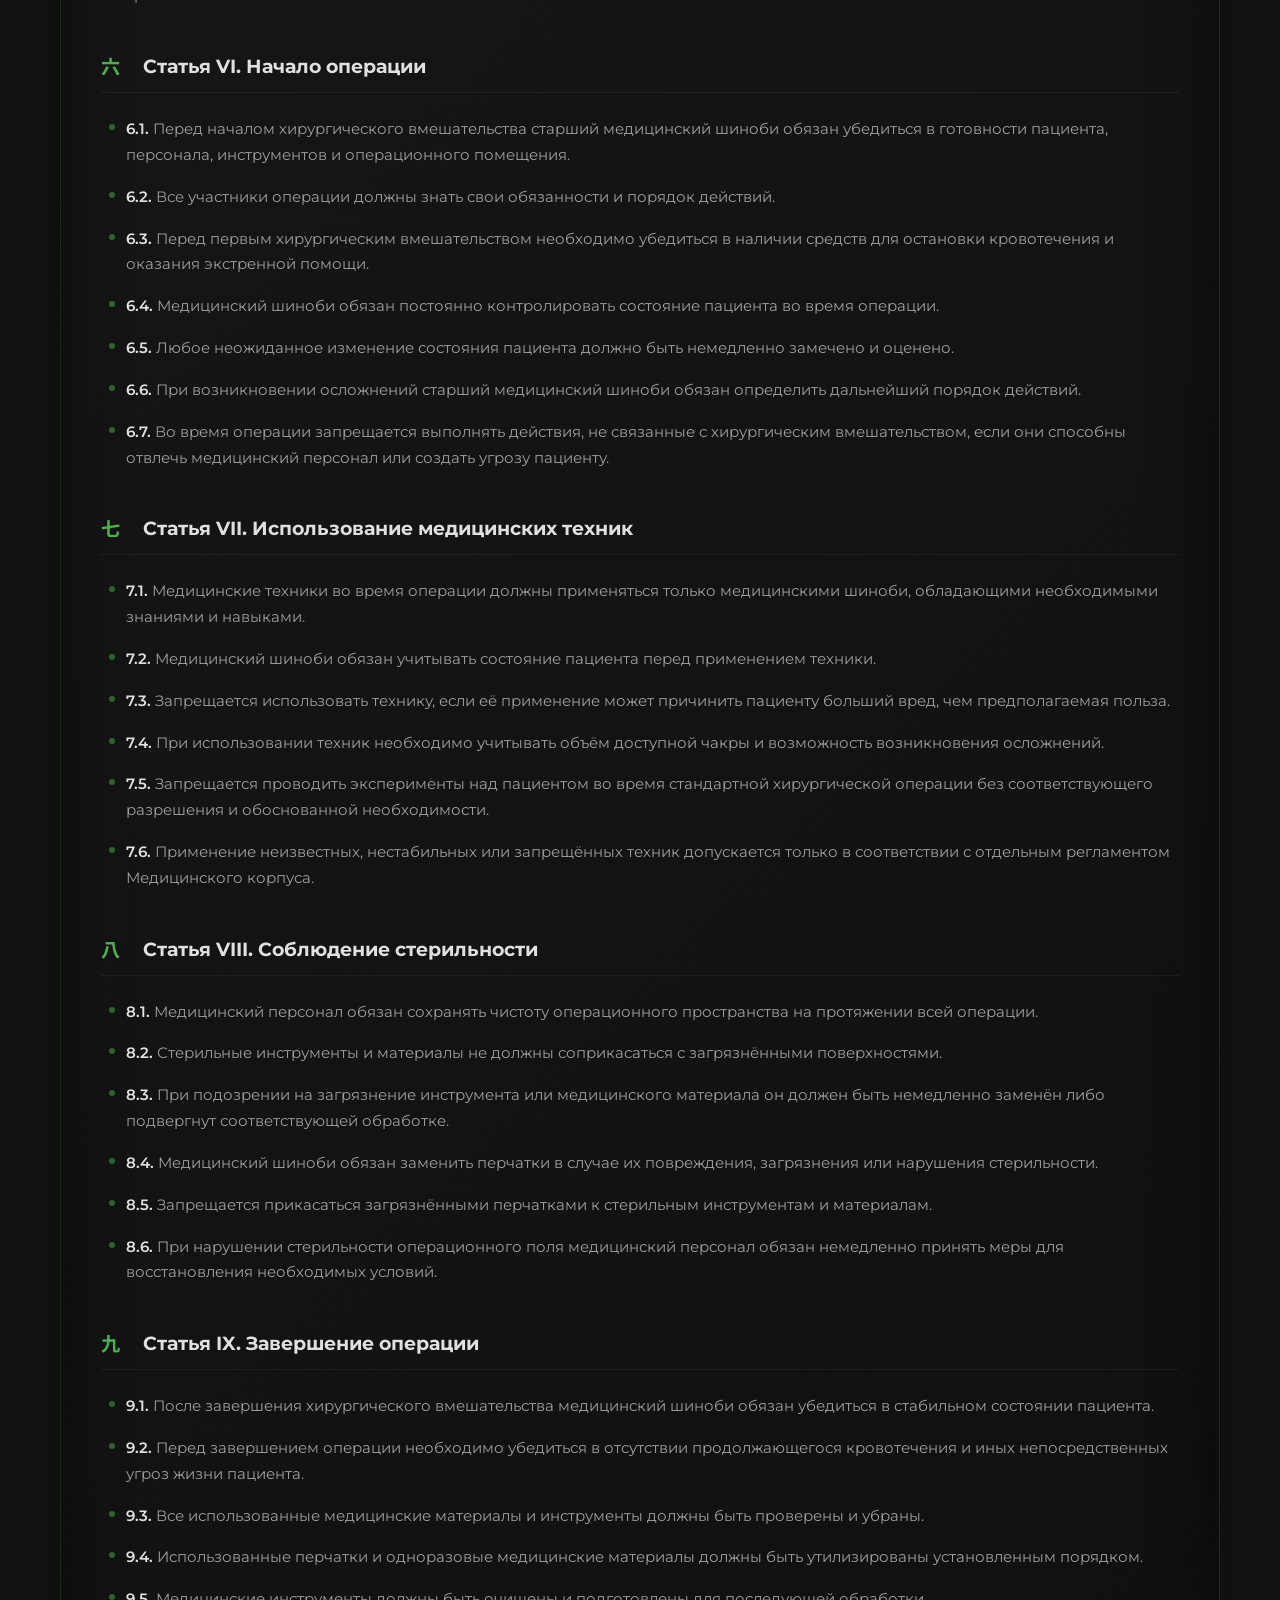
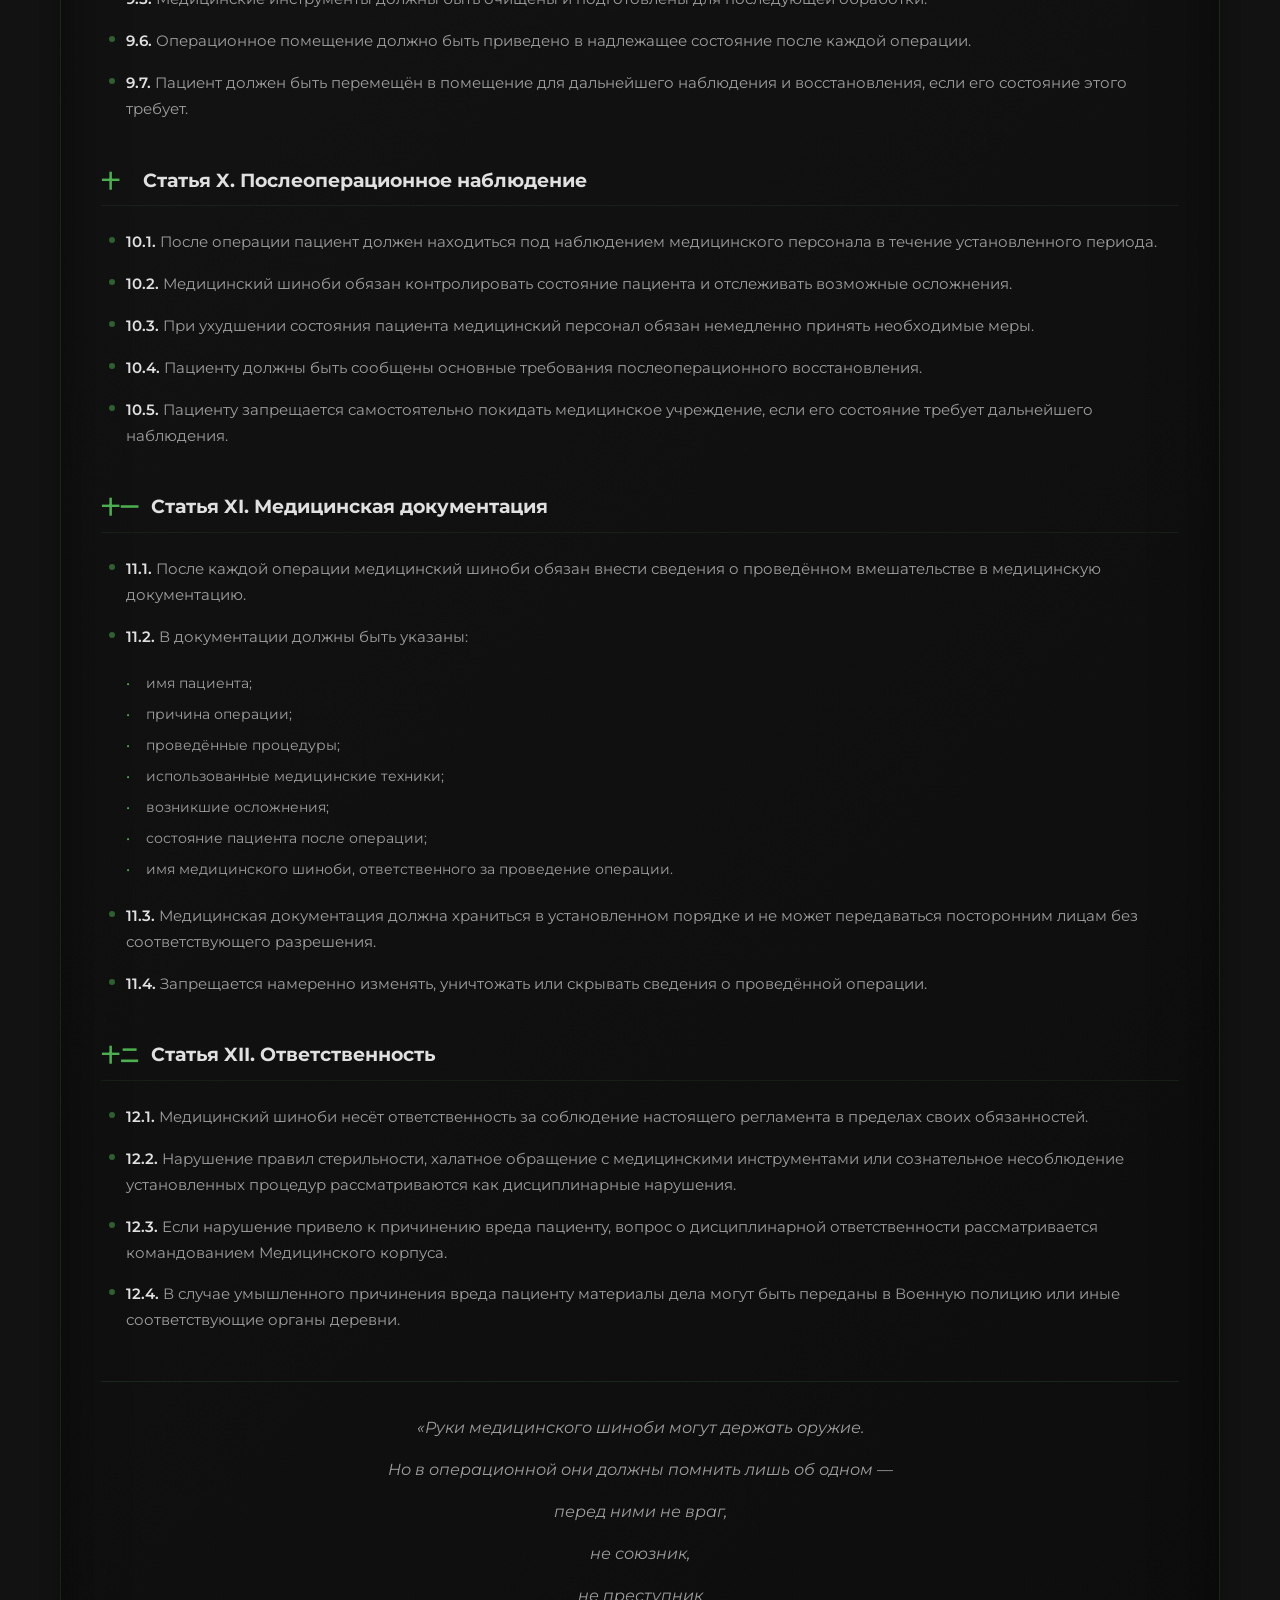
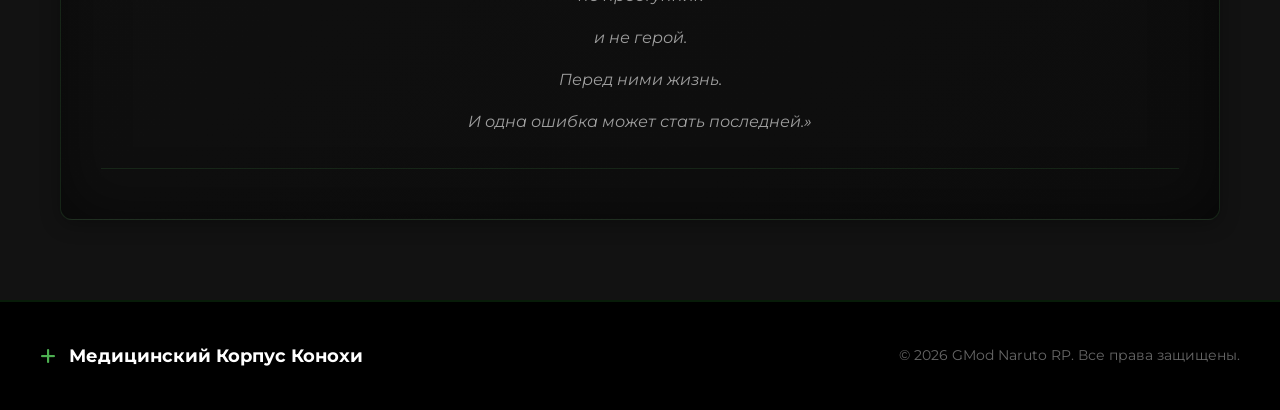
<file: reglament-operacii.html>
<!DOCTYPE html>
<html lang="ru">
<head>
    <meta charset="UTF-8">
    <meta name="viewport" content="width=device-width, initial-scale=1.0">
    <title>Регламент Проведения Операций | Медицинский Корпус Конохи</title>
    <meta name="description" content="Регламент проведения хирургических операций — медицинский корпус Конохи.">
    <link rel="icon" type="image/png" href="images/icon.png">
    <link rel="preconnect" href="https://fonts.googleapis.com">
    <link rel="preconnect" href="https://fonts.gstatic.com" crossorigin>
    <link href="https://fonts.googleapis.com/css2?family=Montserrat:wght@400;500;600;700;800&family=Noto+Sans+JP:wght@400;500;700&display=swap" rel="stylesheet">
    <link rel="stylesheet" href="https://cdnjs.cloudflare.com/ajax/libs/font-awesome/6.5.0/css/all.min.css">
    <link rel="stylesheet" href="css/style.css">
</head>
<body>

    <!-- ===== PRELOADER ===== -->
    <div class="preloader" id="preloader">
        <div class="preloader__cross"></div>
        <div class="preloader__ecg">
            <svg class="preloader__ecg-line" viewBox="0 0 200 50" preserveAspectRatio="none">
                <path d="M0,25 L30,25 L40,25 L45,10 L55,40 L65,15 L75,25 L100,25 L110,25 L115,15 L125,35 L135,25 L160,25 L170,25 L175,20 L185,30 L200,25" />
            </svg>
        </div>
        <div class="preloader__title">МедКорпус Конохи</div>
        <div class="preloader__subtitle">医療部隊</div>
        <div class="preloader__dots">
            <span class="preloader__dot"></span>
            <span class="preloader__dot"></span>
            <span class="preloader__dot"></span>
        </div>
    </div>

    <header class="header">
        <nav class="nav">
            <a href="index.html" class="nav__logo">
                <div class="nav__logo-icon">
                    <i class="fas fa-plus"></i>
                </div>
                <span>МедКорпус Конохи</span>
            </a>
            <button class="nav__toggle" aria-label="Меню">
                <i class="fas fa-bars"></i>
            </button>
            <ul class="nav__links">
                <li><a href="index.html" class="nav__link">Главная</a></li>
                <li><a href="sostav.html" class="nav__link">Состав</a></li>
                <li><a href="tehniki.html" class="nav__link">Техники</a></li>
                <li><a href="reglamenty.html" class="nav__link active">Регламенты</a></li>
                <li><a href="lekcii.html" class="nav__link">Лекции</a></li>
            </ul>
        </nav>
    </header>

    <div class="page-header">
        <h1 class="page-header__title">
            <i class="fas fa-syringe"></i> Регламент Операций
        </h1>
        <p class="page-header__subtitle">Регламент проведения хирургических операций</p>
    </div>

    <section class="section">
        <a href="reglamenty.html" class="regulation-back fade-in">
            <i class="fas fa-arrow-left"></i> К списку регламентов
        </a>

        <div class="regulation-doc fade-in">

            <!-- Шапка документа -->
            <div class="regulation-doc__header">
                <div class="regulation-doc__kanji">手術規則</div>
                <div class="regulation-doc__title">МЕДИЦИНСКИЙ КОРПУС КОНОХИ</div>
                <div class="regulation-doc__subtitle">Регламент проведения хирургических операций</div>
            </div>

            <!-- Эпиграф -->
            <div class="regulation-doc__epigraph">
                «Операция начинается не тогда, когда появляется первый разрез. Она начинается с подготовки того, кто держит в руках жизнь другого человека.»
            </div>

            <!-- Статья I -->
            <div class="regulation-article">
                <div class="regulation-article__header">
                    <span class="regulation-article__num">壱</span>
                    <span class="regulation-article__title">Статья I. Общие положения</span>
                </div>
                <div class="regulation-article__item">
                    <strong>1.1.</strong> Настоящий регламент устанавливает обязательный порядок подготовки, проведения и завершения хирургических операций на территории Медицинского корпуса.
                </div>
                <div class="regulation-article__item">
                    <strong>1.2.</strong> Регламент обязателен для всех медицинских шиноби, принимающих участие в хирургическом вмешательстве, независимо от их звания, должности или опыта.
                </div>
                <div class="regulation-article__item">
                    <strong>1.3.</strong> Ни один медицинский шиноби не имеет права приступать к операции без надлежащей подготовки пациента, операционного помещения, инструментов и самого медицинского персонала.
                </div>
                <div class="regulation-article__item">
                    <strong>1.4.</strong> Ответственность за соблюдение настоящего регламента несёт старший медицинский шиноби, руководящий операцией.
                </div>
                <div class="regulation-article__item">
                    <strong>1.5.</strong> При возникновении чрезвычайной ситуации допускается отступление от отдельных положений настоящего регламента, если их соблюдение создаёт непосредственную угрозу жизни пациента.
                </div>
            </div>

            <!-- Статья II -->
            <div class="regulation-article">
                <div class="regulation-article__header">
                    <span class="regulation-article__num">弐</span>
                    <span class="regulation-article__title">Статья II. Подготовка пациента</span>
                </div>
                <div class="regulation-article__item">
                    <strong>2.1.</strong> До начала операции медицинский персонал обязан установить личность пациента.
                </div>
                <div class="regulation-article__item">
                    <strong>2.2.</strong> Перед операцией должна быть установлена причина хирургического вмешательства и определён предполагаемый объём операции.
                </div>
                <div class="regulation-article__item">
                    <strong>2.3.</strong> Медицинский шиноби обязан провести первичный осмотр пациента и оценить его состояние.
                </div>
                <div class="regulation-article__item">
                    <strong>2.4.</strong> Перед началом операции необходимо определить наличие у пациента известных аллергических реакций, хронических заболеваний, противопоказаний и иных обстоятельств, способных повлиять на ход операции.
                </div>
                <div class="regulation-article__item">
                    <strong>2.5.</strong> Пациент должен быть подготовлен к хирургическому вмешательству и размещён на операционном месте.
                </div>
                <div class="regulation-article__item">
                    <strong>2.6.</strong> При наличии возможности пациент должен быть проинформирован о характере предстоящей операции и возможных рисках.
                </div>
                <div class="regulation-article__item">
                    <strong>2.7.</strong> Перед началом операции необходимо убедиться, что пациент находится в состоянии, позволяющем провести хирургическое вмешательство.
                </div>
                <div class="regulation-article__item">
                    <strong>2.8.</strong> В случае бессознательного состояния пациента медицинский шиноби обязан действовать исходя из необходимости сохранения его жизни.
                </div>
            </div>

            <!-- Статья III -->
            <div class="regulation-article">
                <div class="regulation-article__header">
                    <span class="regulation-article__num">参</span>
                    <span class="regulation-article__title">Статья III. Подготовка операционного помещения</span>
                </div>
                <div class="regulation-article__item">
                    <strong>3.1.</strong> Перед каждой операцией операционное помещение должно быть проверено на чистоту и готовность к работе.
                </div>
                <div class="regulation-article__item">
                    <strong>3.2.</strong> Рабочая поверхность, операционный стол и используемое оборудование должны быть очищены перед началом операции.
                </div>
                <div class="regulation-article__item">
                    <strong>3.3.</strong> Все ненужные предметы должны быть удалены из операционного помещения.
                </div>
                <div class="regulation-article__item">
                    <strong>3.4.</strong> В операционной должны находиться только лица, непосредственно участвующие в операции, либо лица, присутствие которых разрешено старшим медицинским шиноби.
                </div>
                <div class="regulation-article__item">
                    <strong>3.5.</strong> Посторонним лицам запрещается находиться в операционной во время проведения хирургического вмешательства.
                </div>
                <div class="regulation-article__item">
                    <strong>3.6.</strong> Перед началом операции необходимо проверить наличие необходимых медицинских инструментов, препаратов, перевязочных материалов и средств экстренной помощи.
                </div>
                <div class="regulation-article__item">
                    <strong>3.7.</strong> Каждый инструмент, необходимый для операции, должен быть подготовлен заранее.
                </div>
                <div class="regulation-article__item">
                    <strong>3.8.</strong> Использование повреждённых, загрязнённых или неисправных инструментов запрещается.
                </div>
            </div>

            <!-- Статья IV -->
            <div class="regulation-article">
                <div class="regulation-article__header">
                    <span class="regulation-article__num">四</span>
                    <span class="regulation-article__title">Статья IV. Личная подготовка медицинского персонала</span>
                </div>
                <div class="regulation-article__item">
                    <strong>4.1.</strong> Перед каждой операцией медицинский шиноби обязан тщательно вымыть руки.
                </div>
                <div class="regulation-article__item">
                    <strong>4.2.</strong> Руки должны быть очищены до начала подготовки инструментов и непосредственного контакта с пациентом.
                </div>
                <div class="regulation-article__item">
                    <strong>4.3.</strong> Медицинский шиноби обязан использовать чистую медицинскую одежду и защитные средства, предусмотренные для проведения операции.
                </div>
                <div class="regulation-article__item">
                    <strong>4.4.</strong> Перед началом операции должны быть надеты чистые медицинские перчатки.
                </div>
                <div class="regulation-article__item">
                    <strong>4.5.</strong> Использование грязных, повреждённых или ранее использованных перчаток запрещается.
                </div>
                <div class="regulation-article__item">
                    <strong>4.6.</strong> При повреждении или загрязнении перчаток медицинский шиноби обязан немедленно заменить их.
                </div>
                <div class="regulation-article__item">
                    <strong>4.7.</strong> Медицинский шиноби обязан избегать любого контакта стерильных инструментов и материалов с загрязнёнными поверхностями.
                </div>
                <div class="regulation-article__item">
                    <strong>4.8.</strong> Перед началом операции медицинский персонал обязан убедиться в собственной готовности к проведению хирургического вмешательства.
                </div>
            </div>

            <!-- Статья V -->
            <div class="regulation-article">
                <div class="regulation-article__header">
                    <span class="regulation-article__num">伍</span>
                    <span class="regulation-article__title">Статья V. Подготовка медицинских инструментов</span>
                </div>
                <div class="regulation-article__item">
                    <strong>5.1.</strong> Все инструменты, используемые во время операции, должны быть очищены и подготовлены заранее.
                </div>
                <div class="regulation-article__item">
                    <strong>5.2.</strong> Перед использованием медицинский шиноби обязан убедиться в исправности инструмента.
                </div>
                <div class="regulation-article__item">
                    <strong>5.3.</strong> Инструменты должны храниться таким образом, чтобы исключить их загрязнение до начала операции.
                </div>
                <div class="regulation-article__item">
                    <strong>5.4.</strong> Запрещается использовать инструмент, упавший на загрязнённую поверхность, без предварительной обработки.
                </div>
                <div class="regulation-article__item">
                    <strong>5.5.</strong> Каждый инструмент после использования должен быть передан для очистки и последующей обработки.
                </div>
                <div class="regulation-article__item">
                    <strong>5.6.</strong> Острые инструменты должны использоваться с особой осторожностью во избежание случайного повреждения пациента или медицинского персонала.
                </div>
                <div class="regulation-article__item">
                    <strong>5.7.</strong> После завершения операции все использованные инструменты подлежат обязательной очистке и возвращению на место хранения.
                </div>
            </div>

            <!-- Статья VI -->
            <div class="regulation-article">
                <div class="regulation-article__header">
                    <span class="regulation-article__num">六</span>
                    <span class="regulation-article__title">Статья VI. Начало операции</span>
                </div>
                <div class="regulation-article__item">
                    <strong>6.1.</strong> Перед началом хирургического вмешательства старший медицинский шиноби обязан убедиться в готовности пациента, персонала, инструментов и операционного помещения.
                </div>
                <div class="regulation-article__item">
                    <strong>6.2.</strong> Все участники операции должны знать свои обязанности и порядок действий.
                </div>
                <div class="regulation-article__item">
                    <strong>6.3.</strong> Перед первым хирургическим вмешательством необходимо убедиться в наличии средств для остановки кровотечения и оказания экстренной помощи.
                </div>
                <div class="regulation-article__item">
                    <strong>6.4.</strong> Медицинский шиноби обязан постоянно контролировать состояние пациента во время операции.
                </div>
                <div class="regulation-article__item">
                    <strong>6.5.</strong> Любое неожиданное изменение состояния пациента должно быть немедленно замечено и оценено.
                </div>
                <div class="regulation-article__item">
                    <strong>6.6.</strong> При возникновении осложнений старший медицинский шиноби обязан определить дальнейший порядок действий.
                </div>
                <div class="regulation-article__item">
                    <strong>6.7.</strong> Во время операции запрещается выполнять действия, не связанные с хирургическим вмешательством, если они способны отвлечь медицинский персонал или создать угрозу пациенту.
                </div>
            </div>

            <!-- Статья VII -->
            <div class="regulation-article">
                <div class="regulation-article__header">
                    <span class="regulation-article__num">七</span>
                    <span class="regulation-article__title">Статья VII. Использование медицинских техник</span>
                </div>
                <div class="regulation-article__item">
                    <strong>7.1.</strong> Медицинские техники во время операции должны применяться только медицинскими шиноби, обладающими необходимыми знаниями и навыками.
                </div>
                <div class="regulation-article__item">
                    <strong>7.2.</strong> Медицинский шиноби обязан учитывать состояние пациента перед применением техники.
                </div>
                <div class="regulation-article__item">
                    <strong>7.3.</strong> Запрещается использовать технику, если её применение может причинить пациенту больший вред, чем предполагаемая польза.
                </div>
                <div class="regulation-article__item">
                    <strong>7.4.</strong> При использовании техник необходимо учитывать объём доступной чакры и возможность возникновения осложнений.
                </div>
                <div class="regulation-article__item">
                    <strong>7.5.</strong> Запрещается проводить эксперименты над пациентом во время стандартной хирургической операции без соответствующего разрешения и обоснованной необходимости.
                </div>
                <div class="regulation-article__item">
                    <strong>7.6.</strong> Применение неизвестных, нестабильных или запрещённых техник допускается только в соответствии с отдельным регламентом Медицинского корпуса.
                </div>
            </div>

            <!-- Статья VIII -->
            <div class="regulation-article">
                <div class="regulation-article__header">
                    <span class="regulation-article__num">八</span>
                    <span class="regulation-article__title">Статья VIII. Соблюдение стерильности</span>
                </div>
                <div class="regulation-article__item">
                    <strong>8.1.</strong> Медицинский персонал обязан сохранять чистоту операционного пространства на протяжении всей операции.
                </div>
                <div class="regulation-article__item">
                    <strong>8.2.</strong> Стерильные инструменты и материалы не должны соприкасаться с загрязнёнными поверхностями.
                </div>
                <div class="regulation-article__item">
                    <strong>8.3.</strong> При подозрении на загрязнение инструмента или медицинского материала он должен быть немедленно заменён либо подвергнут соответствующей обработке.
                </div>
                <div class="regulation-article__item">
                    <strong>8.4.</strong> Медицинский шиноби обязан заменить перчатки в случае их повреждения, загрязнения или нарушения стерильности.
                </div>
                <div class="regulation-article__item">
                    <strong>8.5.</strong> Запрещается прикасаться загрязнёнными перчатками к стерильным инструментам и материалам.
                </div>
                <div class="regulation-article__item">
                    <strong>8.6.</strong> При нарушении стерильности операционного поля медицинский персонал обязан немедленно принять меры для восстановления необходимых условий.
                </div>
            </div>

            <!-- Статья IX -->
            <div class="regulation-article">
                <div class="regulation-article__header">
                    <span class="regulation-article__num">九</span>
                    <span class="regulation-article__title">Статья IX. Завершение операции</span>
                </div>
                <div class="regulation-article__item">
                    <strong>9.1.</strong> После завершения хирургического вмешательства медицинский шиноби обязан убедиться в стабильном состоянии пациента.
                </div>
                <div class="regulation-article__item">
                    <strong>9.2.</strong> Перед завершением операции необходимо убедиться в отсутствии продолжающегося кровотечения и иных непосредственных угроз жизни пациента.
                </div>
                <div class="regulation-article__item">
                    <strong>9.3.</strong> Все использованные медицинские материалы и инструменты должны быть проверены и убраны.
                </div>
                <div class="regulation-article__item">
                    <strong>9.4.</strong> Использованные перчатки и одноразовые медицинские материалы должны быть утилизированы установленным порядком.
                </div>
                <div class="regulation-article__item">
                    <strong>9.5.</strong> Медицинские инструменты должны быть очищены и подготовлены для последующей обработки.
                </div>
                <div class="regulation-article__item">
                    <strong>9.6.</strong> Операционное помещение должно быть приведено в надлежащее состояние после каждой операции.
                </div>
                <div class="regulation-article__item">
                    <strong>9.7.</strong> Пациент должен быть перемещён в помещение для дальнейшего наблюдения и восстановления, если его состояние этого требует.
                </div>
            </div>

            <!-- Статья X -->
            <div class="regulation-article">
                <div class="regulation-article__header">
                    <span class="regulation-article__num">十</span>
                    <span class="regulation-article__title">Статья X. Послеоперационное наблюдение</span>
                </div>
                <div class="regulation-article__item">
                    <strong>10.1.</strong> После операции пациент должен находиться под наблюдением медицинского персонала в течение установленного периода.
                </div>
                <div class="regulation-article__item">
                    <strong>10.2.</strong> Медицинский шиноби обязан контролировать состояние пациента и отслеживать возможные осложнения.
                </div>
                <div class="regulation-article__item">
                    <strong>10.3.</strong> При ухудшении состояния пациента медицинский персонал обязан немедленно принять необходимые меры.
                </div>
                <div class="regulation-article__item">
                    <strong>10.4.</strong> Пациенту должны быть сообщены основные требования послеоперационного восстановления.
                </div>
                <div class="regulation-article__item">
                    <strong>10.5.</strong> Пациенту запрещается самостоятельно покидать медицинское учреждение, если его состояние требует дальнейшего наблюдения.
                </div>
            </div>

            <!-- Статья XI -->
            <div class="regulation-article">
                <div class="regulation-article__header">
                    <span class="regulation-article__num">十一</span>
                    <span class="regulation-article__title">Статья XI. Медицинская документация</span>
                </div>
                <div class="regulation-article__item">
                    <strong>11.1.</strong> После каждой операции медицинский шиноби обязан внести сведения о проведённом вмешательстве в медицинскую документацию.
                </div>
                <div class="regulation-article__item">
                    <strong>11.2.</strong> В документации должны быть указаны:
                </div>
                <ul class="regulation-article__list">
                    <li>имя пациента;</li>
                    <li>причина операции;</li>
                    <li>проведённые процедуры;</li>
                    <li>использованные медицинские техники;</li>
                    <li>возникшие осложнения;</li>
                    <li>состояние пациента после операции;</li>
                    <li>имя медицинского шиноби, ответственного за проведение операции.</li>
                </ul>
                <div class="regulation-article__item">
                    <strong>11.3.</strong> Медицинская документация должна храниться в установленном порядке и не может передаваться посторонним лицам без соответствующего разрешения.
                </div>
                <div class="regulation-article__item">
                    <strong>11.4.</strong> Запрещается намеренно изменять, уничтожать или скрывать сведения о проведённой операции.
                </div>
            </div>

            <!-- Статья XII -->
            <div class="regulation-article">
                <div class="regulation-article__header">
                    <span class="regulation-article__num">十二</span>
                    <span class="regulation-article__title">Статья XII. Ответственность</span>
                </div>
                <div class="regulation-article__item">
                    <strong>12.1.</strong> Медицинский шиноби несёт ответственность за соблюдение настоящего регламента в пределах своих обязанностей.
                </div>
                <div class="regulation-article__item">
                    <strong>12.2.</strong> Нарушение правил стерильности, халатное обращение с медицинскими инструментами или сознательное несоблюдение установленных процедур рассматриваются как дисциплинарные нарушения.
                </div>
                <div class="regulation-article__item">
                    <strong>12.3.</strong> Если нарушение привело к причинению вреда пациенту, вопрос о дисциплинарной ответственности рассматривается командованием Медицинского корпуса.
                </div>
                <div class="regulation-article__item">
                    <strong>12.4.</strong> В случае умышленного причинения вреда пациенту материалы дела могут быть переданы в Военную полицию или иные соответствующие органы деревни.
                </div>
            </div>

            <!-- Заключение -->
            <div class="regulation-doc__conclusion">
                <p>«Руки медицинского шиноби могут держать оружие.</p>
                <p>Но в операционной они должны помнить лишь об одном —</p>
                <p>перед ними не враг,</p>
                <p>не союзник,</p>
                <p>не преступник</p>
                <p>и не герой.</p>
                <p>Перед ними жизнь.</p>
                <p>И одна ошибка может стать последней.»</p>
            </div>

        </div>
    </section>

    <footer class="footer">
        <div class="footer__inner">
            <div class="footer__brand">
                <i class="fas fa-plus" style="color: var(--accent-glow); margin-right: 8px;"></i>
                Медицинский Корпус Конохи
            </div>
            <div class="footer__copy">
                &copy; 2026 GMod Naruto RP. Все права защищены.
            </div>
        </div>
    </footer>

    <script src="js/main.js"></script>
</body>
</html>
</file>
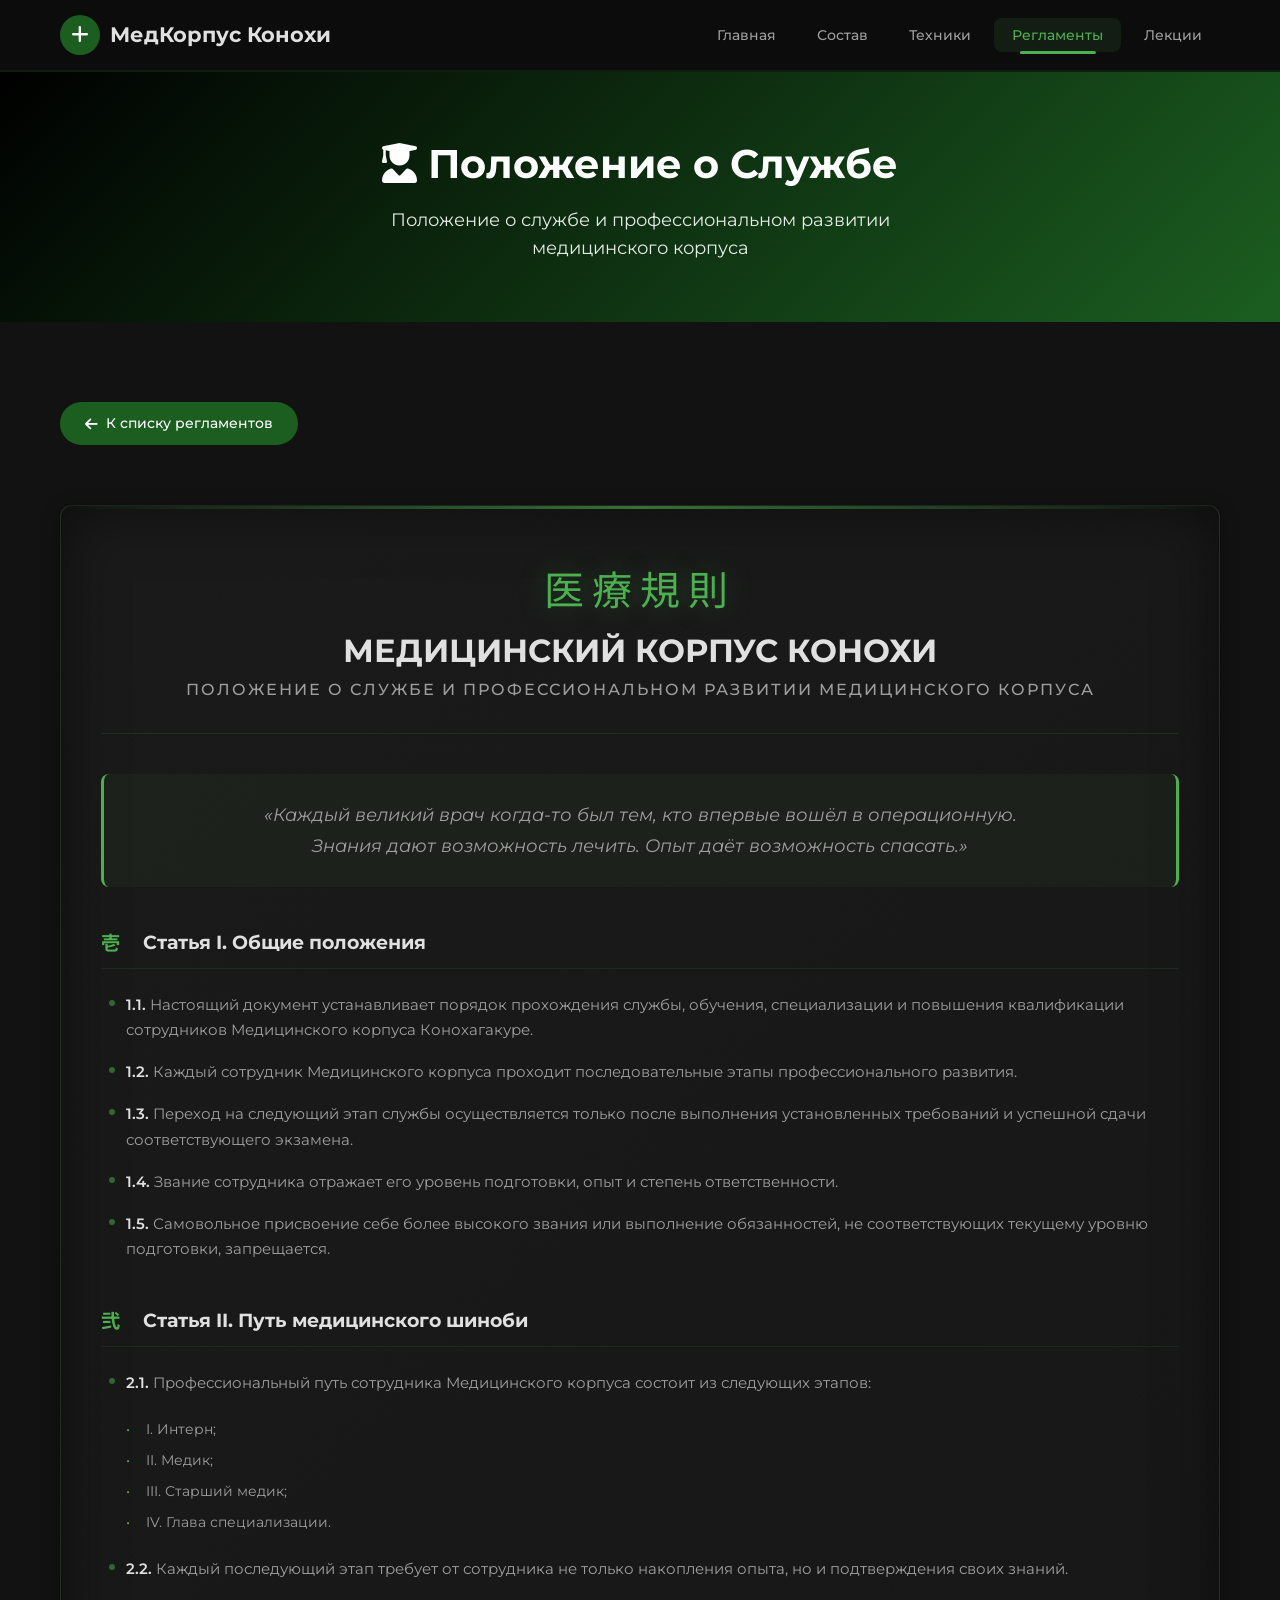
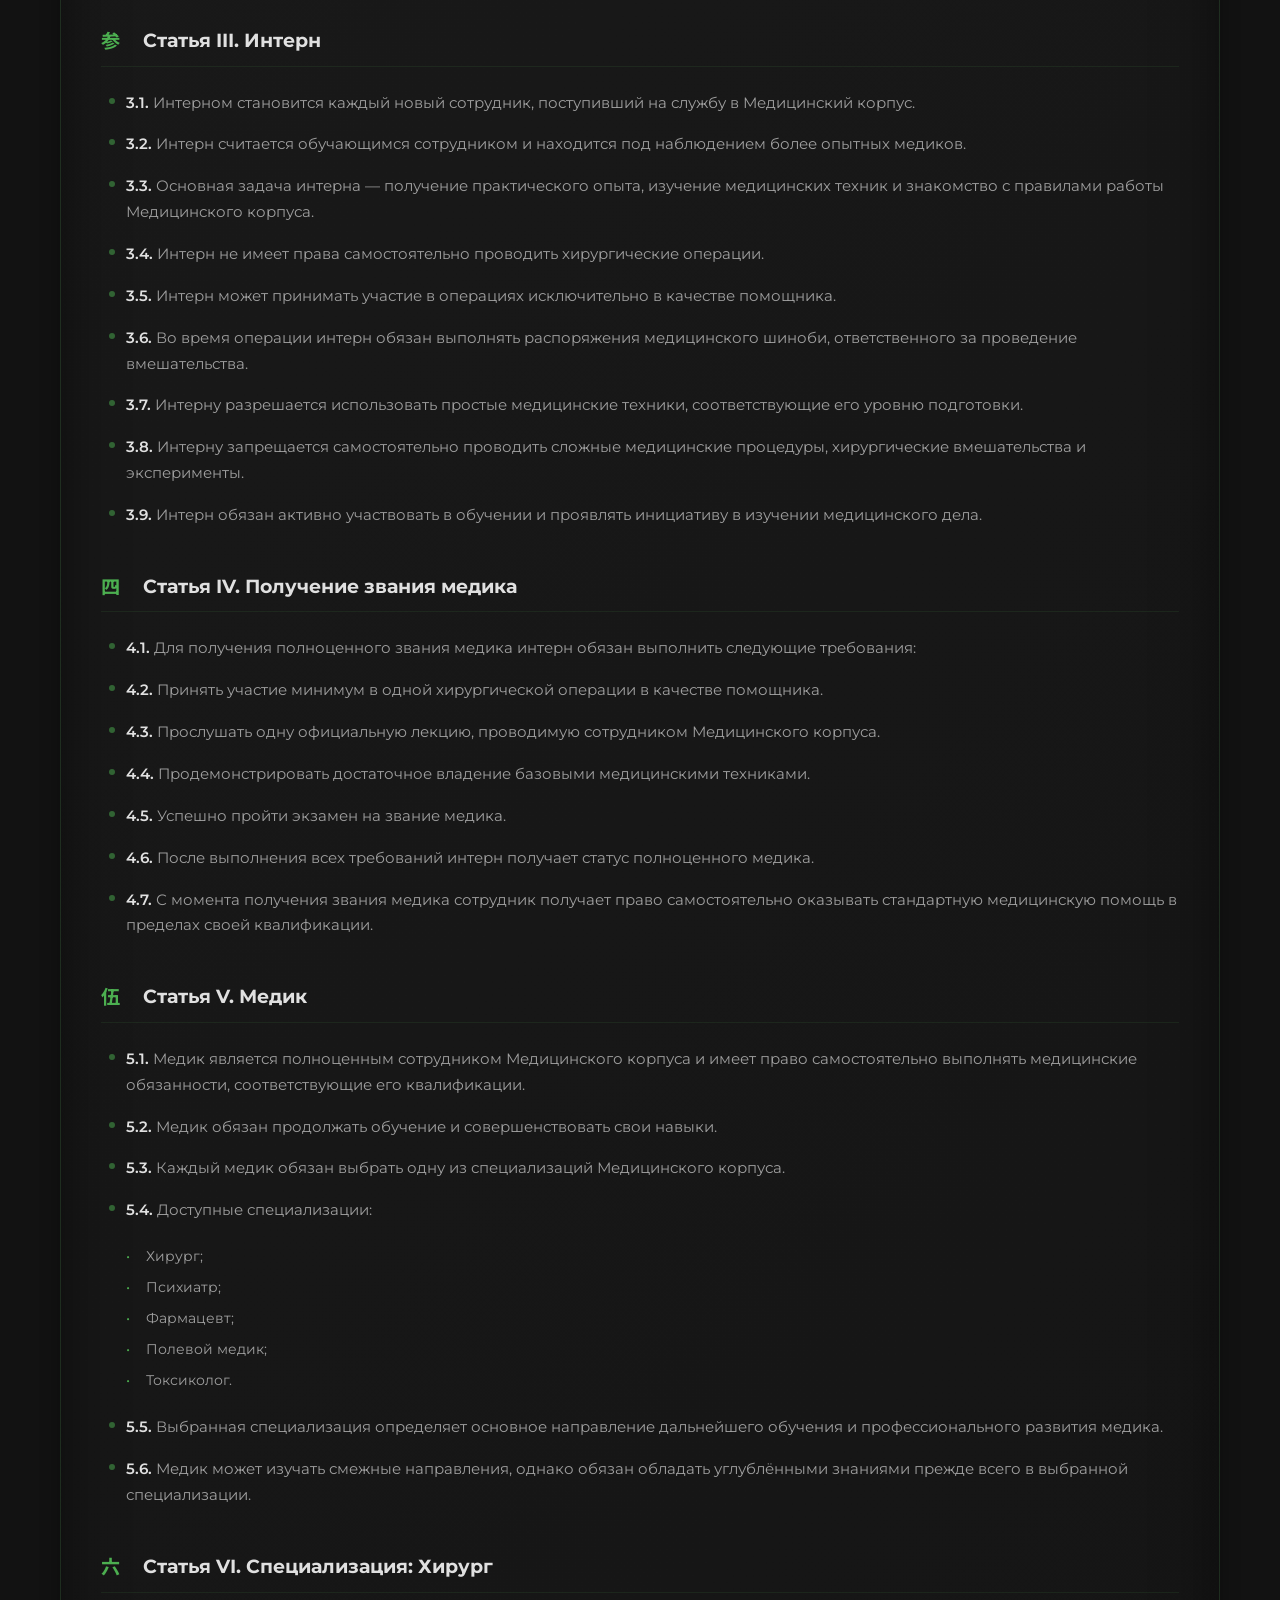
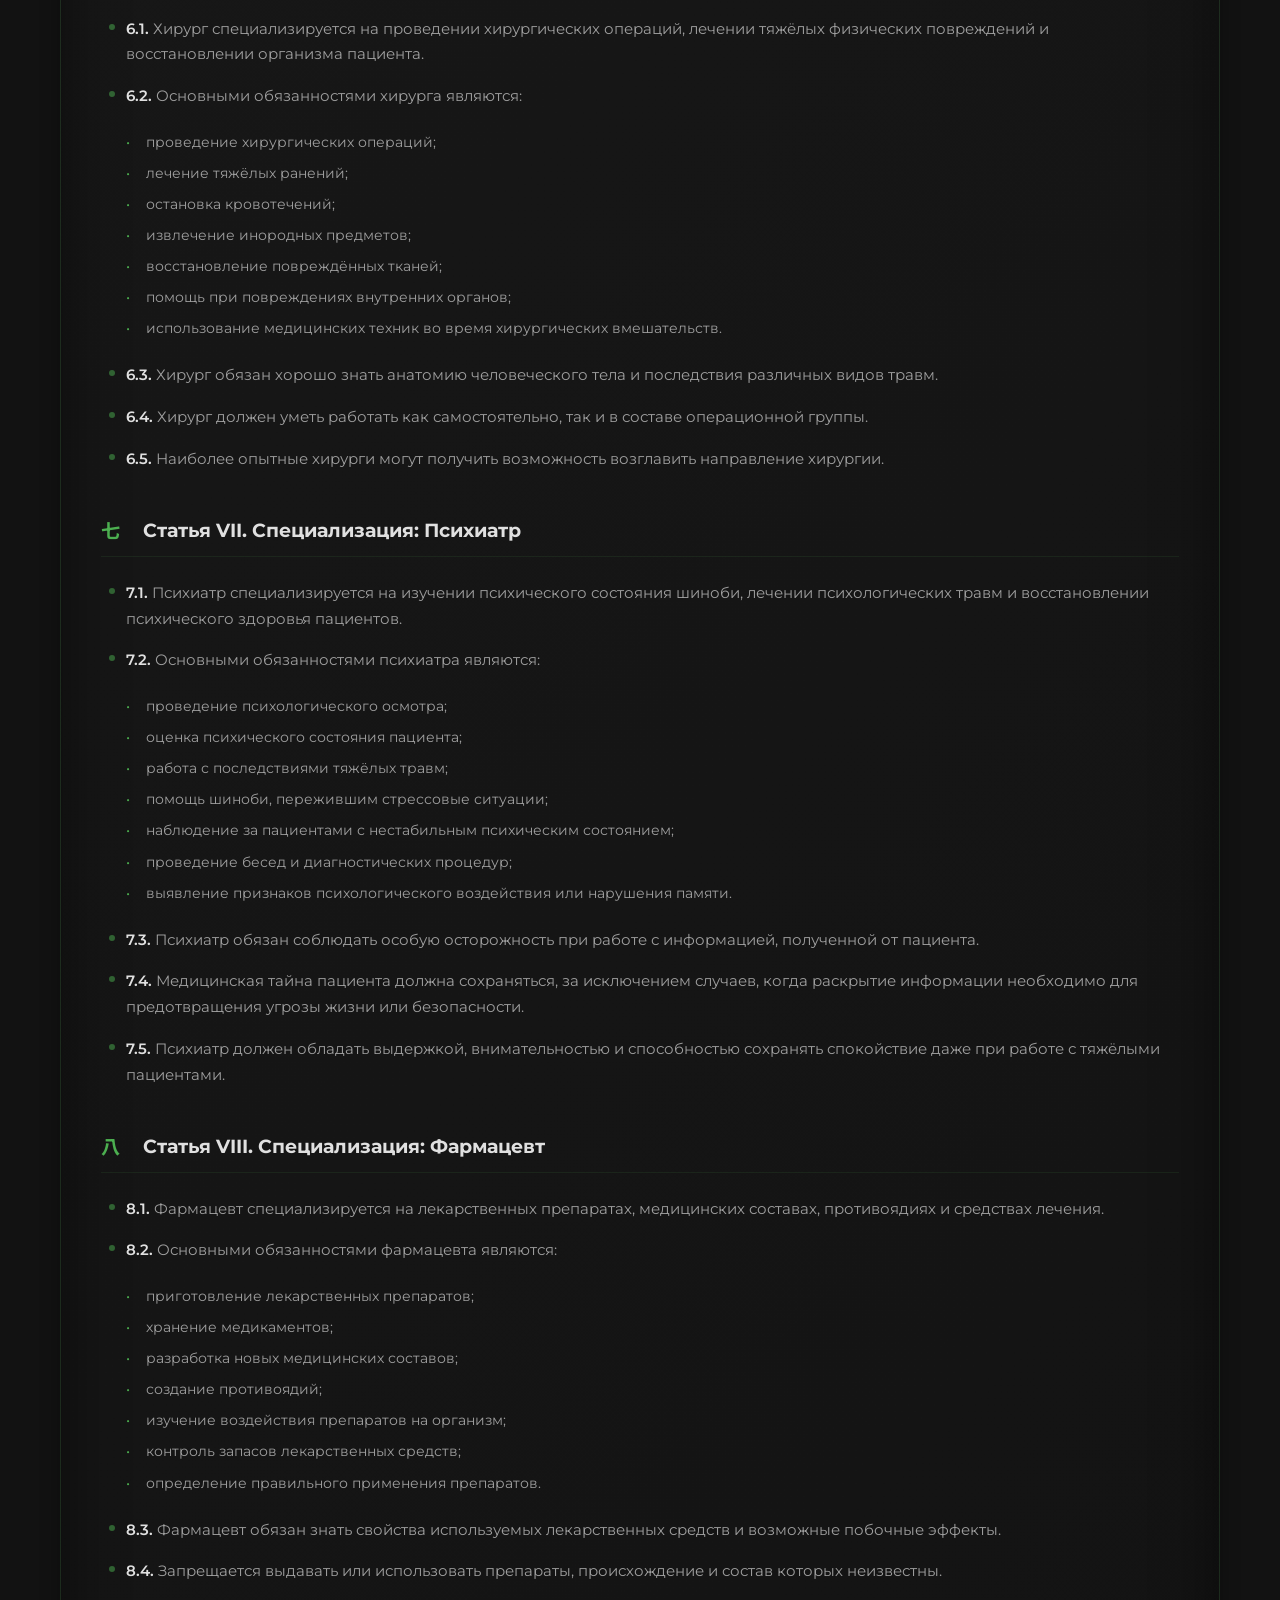
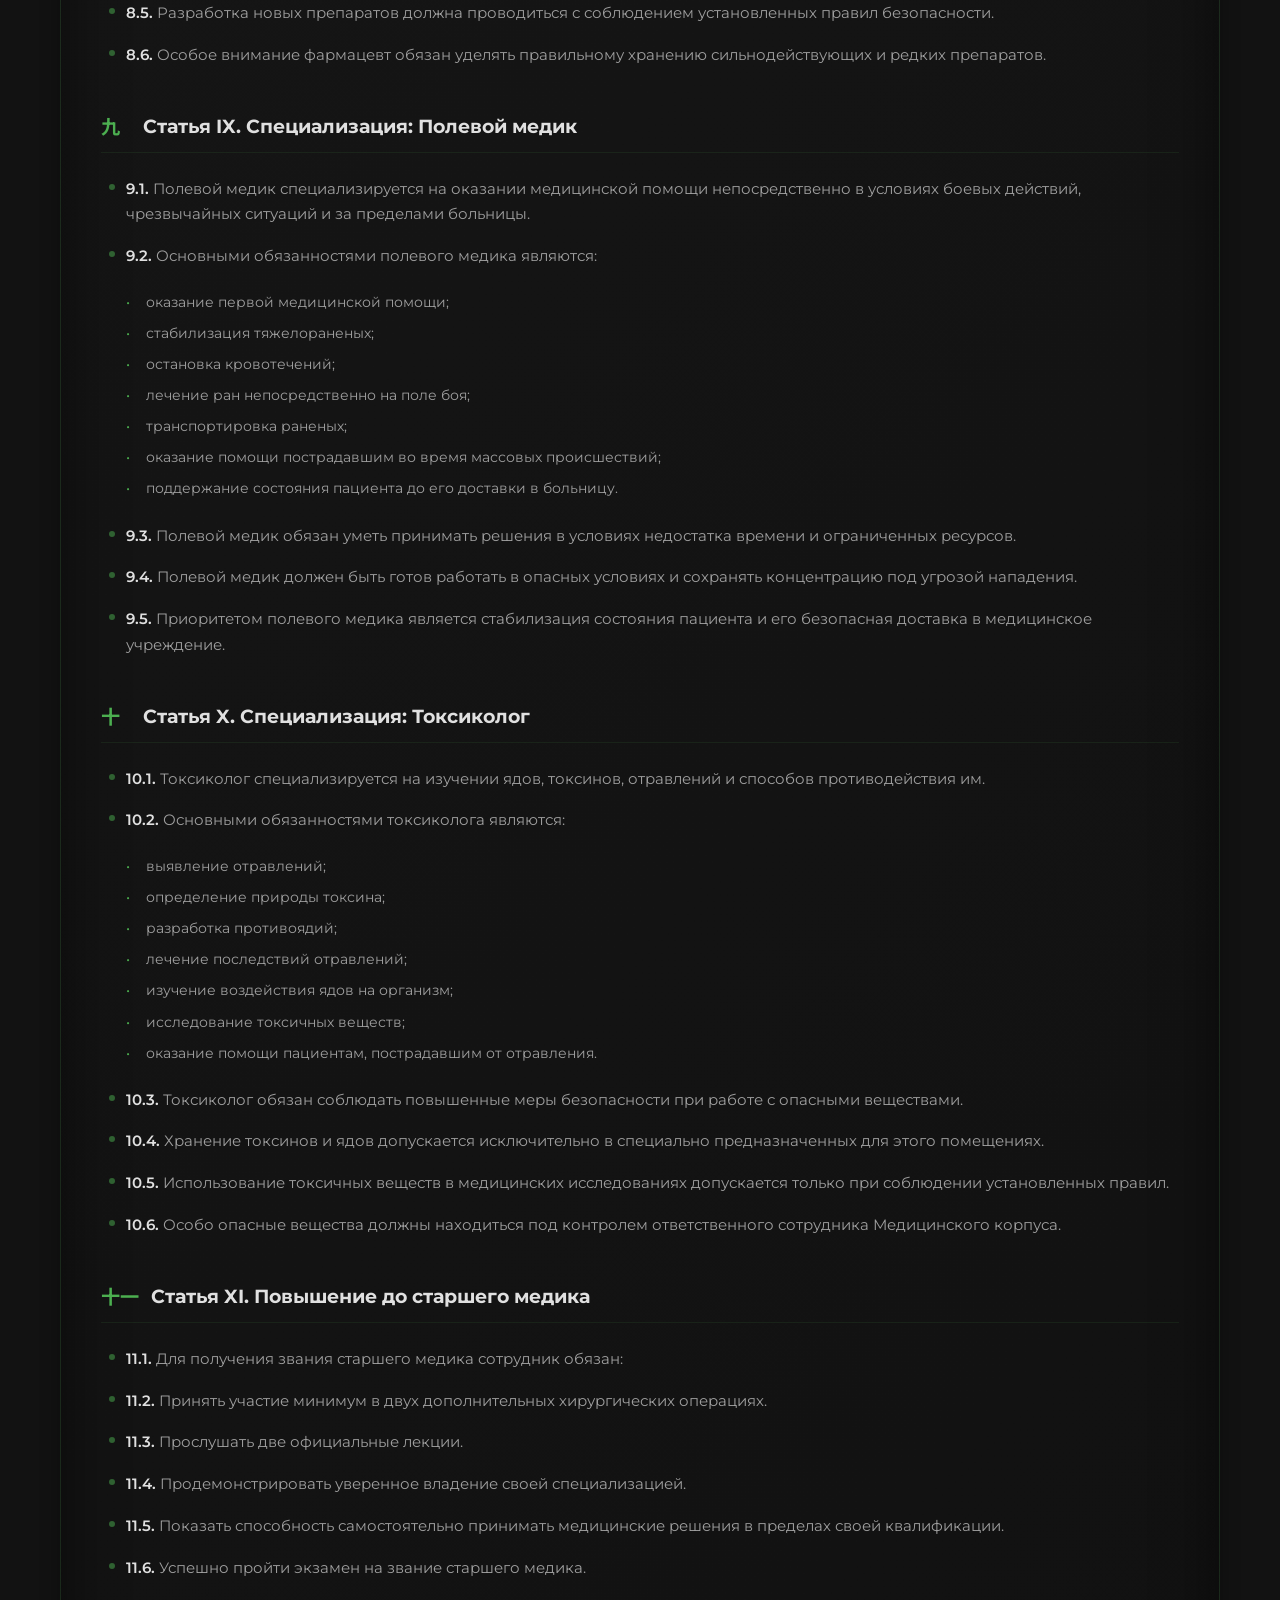
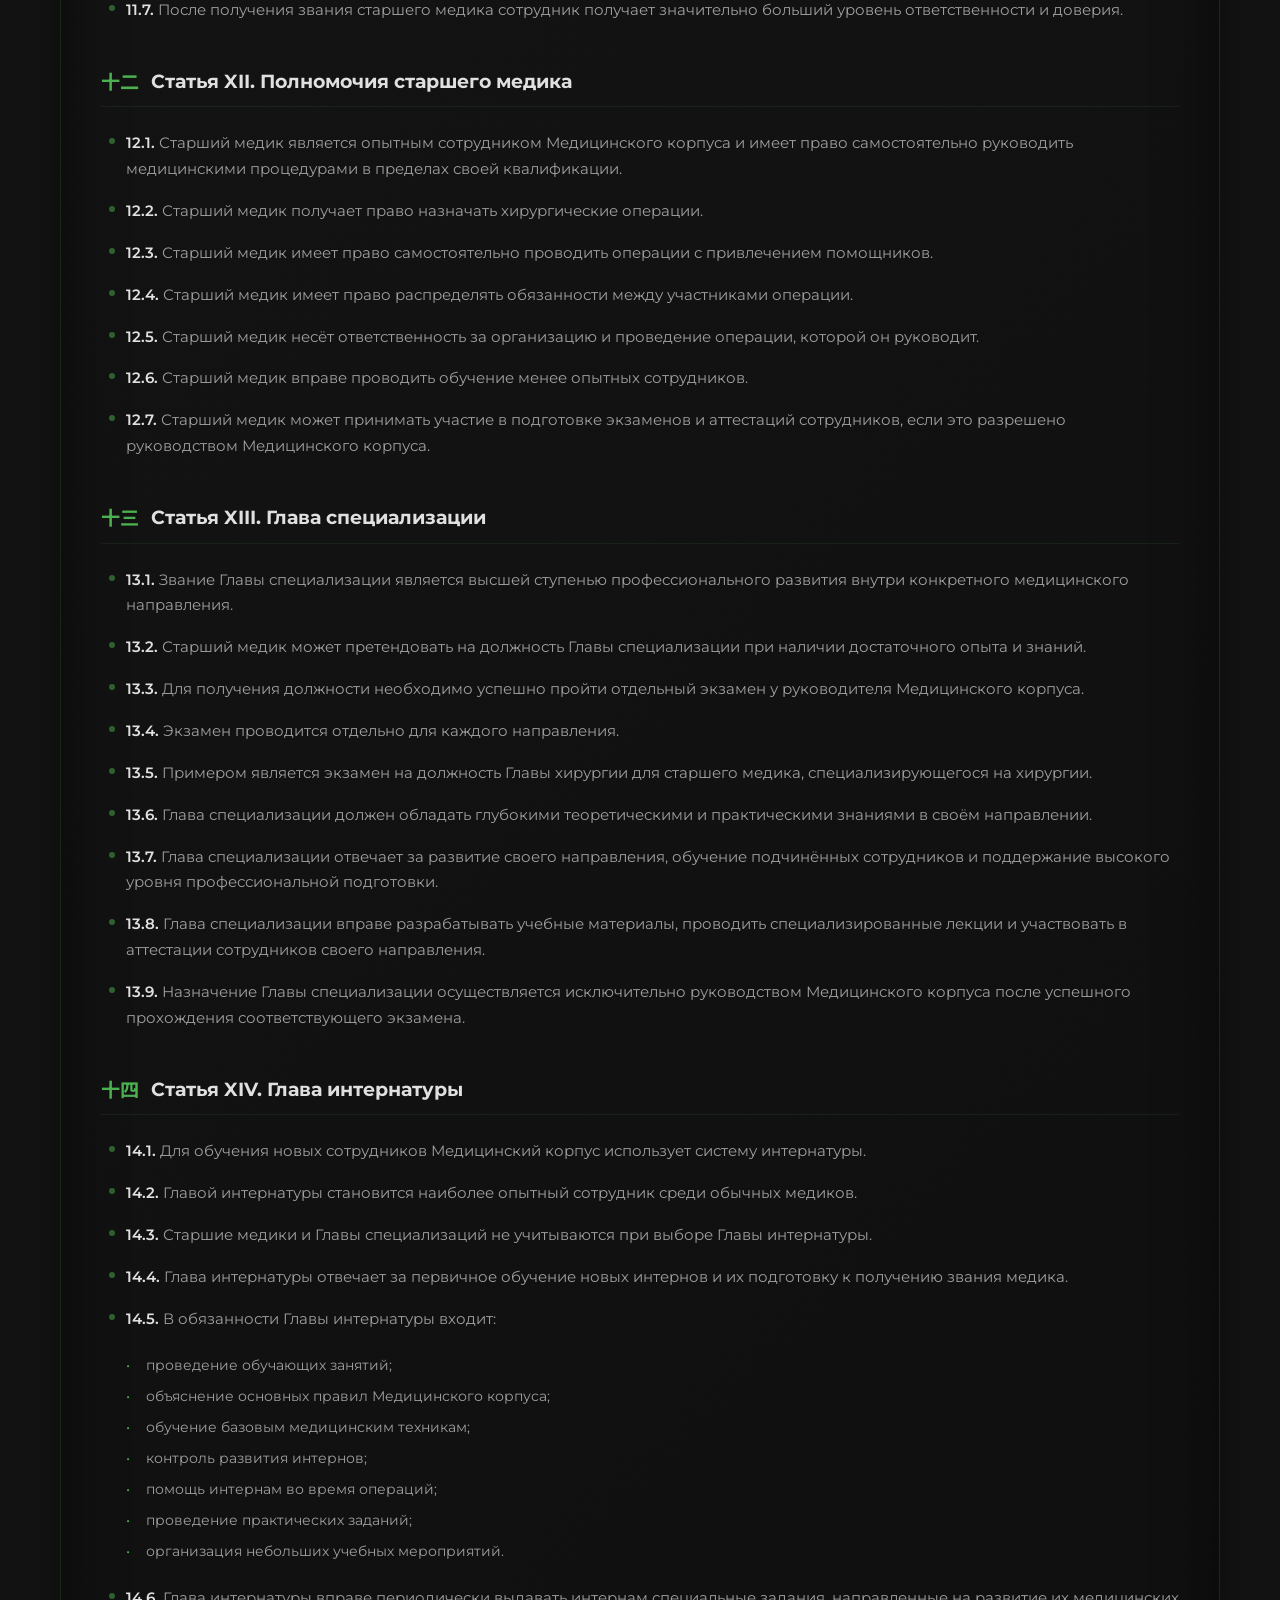
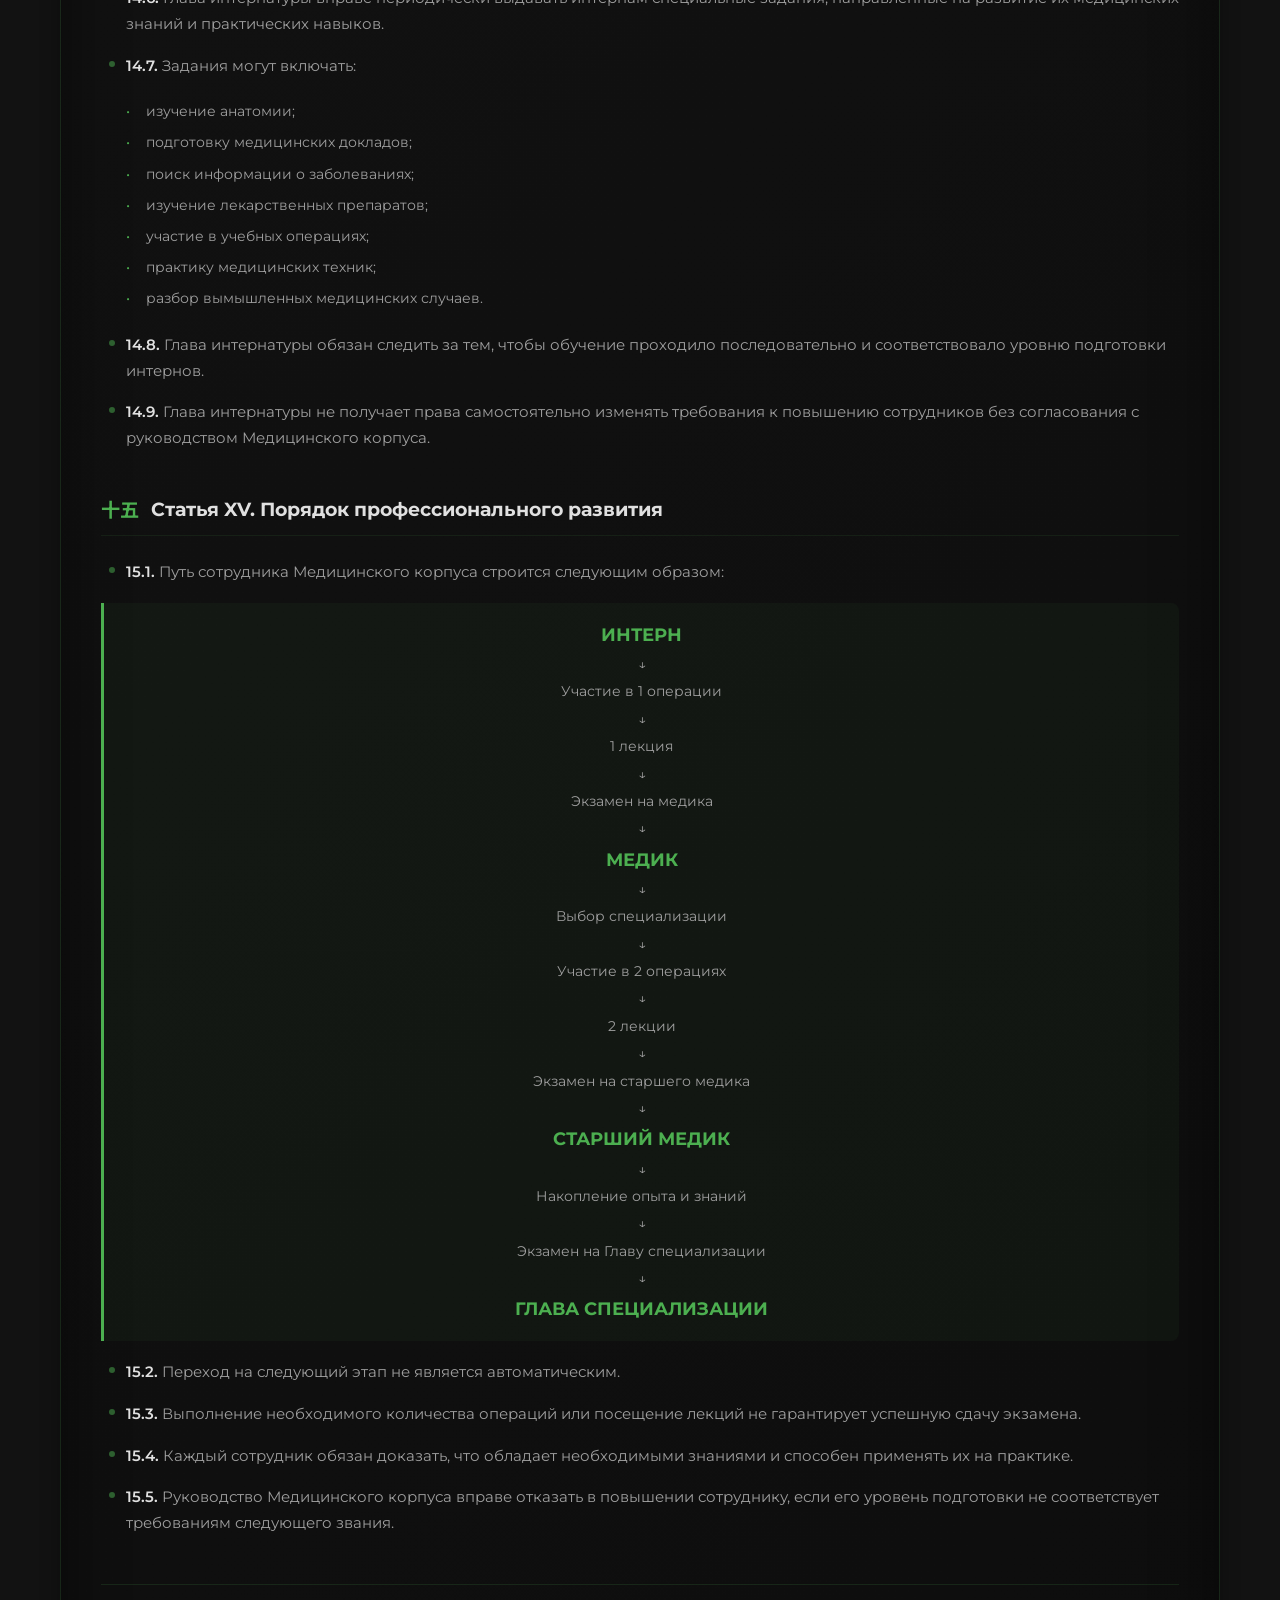
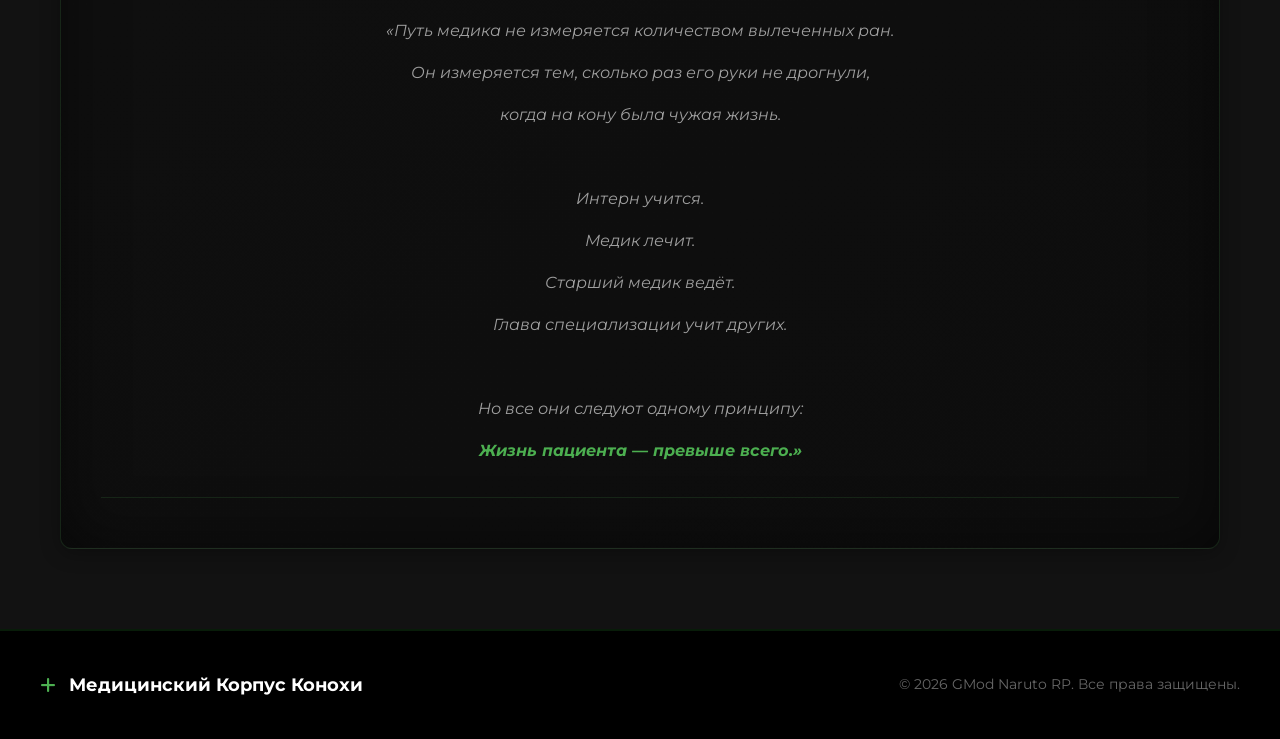
<file: reglament-sluzhba.html>
<!DOCTYPE html>
<html lang="ru">
<head>
    <meta charset="UTF-8">
    <meta name="viewport" content="width=device-width, initial-scale=1.0">
    <title>Положение о Службе | Медицинский Корпус Конохи</title>
    <meta name="description" content="Положение о службе и профессиональном развитии медицинского корпуса Конохи.">
    <link rel="icon" type="image/png" href="images/icon.png">
    <link rel="preconnect" href="https://fonts.googleapis.com">
    <link rel="preconnect" href="https://fonts.gstatic.com" crossorigin>
    <link href="https://fonts.googleapis.com/css2?family=Montserrat:wght@400;500;600;700;800&family=Noto+Sans+JP:wght@400;500;700&display=swap" rel="stylesheet">
    <link rel="stylesheet" href="https://cdnjs.cloudflare.com/ajax/libs/font-awesome/6.5.0/css/all.min.css">
    <link rel="stylesheet" href="css/style.css">
</head>
<body>

    <!-- ===== PRELOADER ===== -->
    <div class="preloader" id="preloader">
        <div class="preloader__cross"></div>
        <div class="preloader__ecg">
            <svg class="preloader__ecg-line" viewBox="0 0 200 50" preserveAspectRatio="none">
                <path d="M0,25 L30,25 L40,25 L45,10 L55,40 L65,15 L75,25 L100,25 L110,25 L115,15 L125,35 L135,25 L160,25 L170,25 L175,20 L185,30 L200,25" />
            </svg>
        </div>
        <div class="preloader__title">МедКорпус Конохи</div>
        <div class="preloader__subtitle">医療部隊</div>
        <div class="preloader__dots">
            <span class="preloader__dot"></span>
            <span class="preloader__dot"></span>
            <span class="preloader__dot"></span>
        </div>
    </div>

    <header class="header">
        <nav class="nav">
            <a href="index.html" class="nav__logo">
                <div class="nav__logo-icon">
                    <i class="fas fa-plus"></i>
                </div>
                <span>МедКорпус Конохи</span>
            </a>
            <button class="nav__toggle" aria-label="Меню">
                <i class="fas fa-bars"></i>
            </button>
            <ul class="nav__links">
                <li><a href="index.html" class="nav__link">Главная</a></li>
                <li><a href="sostav.html" class="nav__link">Состав</a></li>
                <li><a href="tehniki.html" class="nav__link">Техники</a></li>
                <li><a href="reglamenty.html" class="nav__link active">Регламенты</a></li>
                <li><a href="lekcii.html" class="nav__link">Лекции</a></li>
            </ul>
        </nav>
    </header>

    <div class="page-header">
        <h1 class="page-header__title">
            <i class="fas fa-user-graduate"></i> Положение о Службе
        </h1>
        <p class="page-header__subtitle">Положение о службе и профессиональном развитии медицинского корпуса</p>
    </div>

    <section class="section">
        <a href="reglamenty.html" class="regulation-back fade-in">
            <i class="fas fa-arrow-left"></i> К списку регламентов
        </a>

        <div class="regulation-doc fade-in">

            <!-- Шапка документа -->
            <div class="regulation-doc__header">
                <div class="regulation-doc__kanji">医療規則</div>
                <div class="regulation-doc__title">МЕДИЦИНСКИЙ КОРПУС КОНОХИ</div>
                <div class="regulation-doc__subtitle">Положение о службе и профессиональном развитии медицинского корпуса</div>
            </div>

            <!-- Эпиграф -->
            <div class="regulation-doc__epigraph">
                «Каждый великий врач когда-то был тем, кто впервые вошёл в операционную.<br>
                Знания дают возможность лечить. Опыт даёт возможность спасать.»
            </div>

            <!-- Статья I -->
            <div class="regulation-article">
                <div class="regulation-article__header">
                    <span class="regulation-article__num">壱</span>
                    <span class="regulation-article__title">Статья I. Общие положения</span>
                </div>
                <div class="regulation-article__item">
                    <strong>1.1.</strong> Настоящий документ устанавливает порядок прохождения службы, обучения, специализации и повышения квалификации сотрудников Медицинского корпуса Конохагакуре.
                </div>
                <div class="regulation-article__item">
                    <strong>1.2.</strong> Каждый сотрудник Медицинского корпуса проходит последовательные этапы профессионального развития.
                </div>
                <div class="regulation-article__item">
                    <strong>1.3.</strong> Переход на следующий этап службы осуществляется только после выполнения установленных требований и успешной сдачи соответствующего экзамена.
                </div>
                <div class="regulation-article__item">
                    <strong>1.4.</strong> Звание сотрудника отражает его уровень подготовки, опыт и степень ответственности.
                </div>
                <div class="regulation-article__item">
                    <strong>1.5.</strong> Самовольное присвоение себе более высокого звания или выполнение обязанностей, не соответствующих текущему уровню подготовки, запрещается.
                </div>
            </div>

            <!-- Статья II -->
            <div class="regulation-article">
                <div class="regulation-article__header">
                    <span class="regulation-article__num">弐</span>
                    <span class="regulation-article__title">Статья II. Путь медицинского шиноби</span>
                </div>
                <div class="regulation-article__item">
                    <strong>2.1.</strong> Профессиональный путь сотрудника Медицинского корпуса состоит из следующих этапов:
                </div>
                <ul class="regulation-article__list">
                    <li>I. Интерн;</li>
                    <li>II. Медик;</li>
                    <li>III. Старший медик;</li>
                    <li>IV. Глава специализации.</li>
                </ul>
                <div class="regulation-article__item">
                    <strong>2.2.</strong> Каждый последующий этап требует от сотрудника не только накопления опыта, но и подтверждения своих знаний.
                </div>
            </div>

            <!-- Статья III -->
            <div class="regulation-article">
                <div class="regulation-article__header">
                    <span class="regulation-article__num">参</span>
                    <span class="regulation-article__title">Статья III. Интерн</span>
                </div>
                <div class="regulation-article__item">
                    <strong>3.1.</strong> Интерном становится каждый новый сотрудник, поступивший на службу в Медицинский корпус.
                </div>
                <div class="regulation-article__item">
                    <strong>3.2.</strong> Интерн считается обучающимся сотрудником и находится под наблюдением более опытных медиков.
                </div>
                <div class="regulation-article__item">
                    <strong>3.3.</strong> Основная задача интерна — получение практического опыта, изучение медицинских техник и знакомство с правилами работы Медицинского корпуса.
                </div>
                <div class="regulation-article__item">
                    <strong>3.4.</strong> Интерн не имеет права самостоятельно проводить хирургические операции.
                </div>
                <div class="regulation-article__item">
                    <strong>3.5.</strong> Интерн может принимать участие в операциях исключительно в качестве помощника.
                </div>
                <div class="regulation-article__item">
                    <strong>3.6.</strong> Во время операции интерн обязан выполнять распоряжения медицинского шиноби, ответственного за проведение вмешательства.
                </div>
                <div class="regulation-article__item">
                    <strong>3.7.</strong> Интерну разрешается использовать простые медицинские техники, соответствующие его уровню подготовки.
                </div>
                <div class="regulation-article__item">
                    <strong>3.8.</strong> Интерну запрещается самостоятельно проводить сложные медицинские процедуры, хирургические вмешательства и эксперименты.
                </div>
                <div class="regulation-article__item">
                    <strong>3.9.</strong> Интерн обязан активно участвовать в обучении и проявлять инициативу в изучении медицинского дела.
                </div>
            </div>

            <!-- Статья IV -->
            <div class="regulation-article">
                <div class="regulation-article__header">
                    <span class="regulation-article__num">四</span>
                    <span class="regulation-article__title">Статья IV. Получение звания медика</span>
                </div>
                <div class="regulation-article__item">
                    <strong>4.1.</strong> Для получения полноценного звания медика интерн обязан выполнить следующие требования:
                </div>
                <div class="regulation-article__item">
                    <strong>4.2.</strong> Принять участие минимум в одной хирургической операции в качестве помощника.
                </div>
                <div class="regulation-article__item">
                    <strong>4.3.</strong> Прослушать одну официальную лекцию, проводимую сотрудником Медицинского корпуса.
                </div>
                <div class="regulation-article__item">
                    <strong>4.4.</strong> Продемонстрировать достаточное владение базовыми медицинскими техниками.
                </div>
                <div class="regulation-article__item">
                    <strong>4.5.</strong> Успешно пройти экзамен на звание медика.
                </div>
                <div class="regulation-article__item">
                    <strong>4.6.</strong> После выполнения всех требований интерн получает статус полноценного медика.
                </div>
                <div class="regulation-article__item">
                    <strong>4.7.</strong> С момента получения звания медика сотрудник получает право самостоятельно оказывать стандартную медицинскую помощь в пределах своей квалификации.
                </div>
            </div>

            <!-- Статья V -->
            <div class="regulation-article">
                <div class="regulation-article__header">
                    <span class="regulation-article__num">伍</span>
                    <span class="regulation-article__title">Статья V. Медик</span>
                </div>
                <div class="regulation-article__item">
                    <strong>5.1.</strong> Медик является полноценным сотрудником Медицинского корпуса и имеет право самостоятельно выполнять медицинские обязанности, соответствующие его квалификации.
                </div>
                <div class="regulation-article__item">
                    <strong>5.2.</strong> Медик обязан продолжать обучение и совершенствовать свои навыки.
                </div>
                <div class="regulation-article__item">
                    <strong>5.3.</strong> Каждый медик обязан выбрать одну из специализаций Медицинского корпуса.
                </div>
                <div class="regulation-article__item">
                    <strong>5.4.</strong> Доступные специализации:
                </div>
                <ul class="regulation-article__list">
                    <li>Хирург;</li>
                    <li>Психиатр;</li>
                    <li>Фармацевт;</li>
                    <li>Полевой медик;</li>
                    <li>Токсиколог.</li>
                </ul>
                <div class="regulation-article__item">
                    <strong>5.5.</strong> Выбранная специализация определяет основное направление дальнейшего обучения и профессионального развития медика.
                </div>
                <div class="regulation-article__item">
                    <strong>5.6.</strong> Медик может изучать смежные направления, однако обязан обладать углублёнными знаниями прежде всего в выбранной специализации.
                </div>
            </div>

            <!-- Статья VI -->
            <div class="regulation-article">
                <div class="regulation-article__header">
                    <span class="regulation-article__num">六</span>
                    <span class="regulation-article__title">Статья VI. Специализация: Хирург</span>
                </div>
                <div class="regulation-article__item">
                    <strong>6.1.</strong> Хирург специализируется на проведении хирургических операций, лечении тяжёлых физических повреждений и восстановлении организма пациента.
                </div>
                <div class="regulation-article__item">
                    <strong>6.2.</strong> Основными обязанностями хирурга являются:
                </div>
                <ul class="regulation-article__list">
                    <li>проведение хирургических операций;</li>
                    <li>лечение тяжёлых ранений;</li>
                    <li>остановка кровотечений;</li>
                    <li>извлечение инородных предметов;</li>
                    <li>восстановление повреждённых тканей;</li>
                    <li>помощь при повреждениях внутренних органов;</li>
                    <li>использование медицинских техник во время хирургических вмешательств.</li>
                </ul>
                <div class="regulation-article__item">
                    <strong>6.3.</strong> Хирург обязан хорошо знать анатомию человеческого тела и последствия различных видов травм.
                </div>
                <div class="regulation-article__item">
                    <strong>6.4.</strong> Хирург должен уметь работать как самостоятельно, так и в составе операционной группы.
                </div>
                <div class="regulation-article__item">
                    <strong>6.5.</strong> Наиболее опытные хирурги могут получить возможность возглавить направление хирургии.
                </div>
            </div>

            <!-- Статья VII -->
            <div class="regulation-article">
                <div class="regulation-article__header">
                    <span class="regulation-article__num">七</span>
                    <span class="regulation-article__title">Статья VII. Специализация: Психиатр</span>
                </div>
                <div class="regulation-article__item">
                    <strong>7.1.</strong> Психиатр специализируется на изучении психического состояния шиноби, лечении психологических травм и восстановлении психического здоровья пациентов.
                </div>
                <div class="regulation-article__item">
                    <strong>7.2.</strong> Основными обязанностями психиатра являются:
                </div>
                <ul class="regulation-article__list">
                    <li>проведение психологического осмотра;</li>
                    <li>оценка психического состояния пациента;</li>
                    <li>работа с последствиями тяжёлых травм;</li>
                    <li>помощь шиноби, пережившим стрессовые ситуации;</li>
                    <li>наблюдение за пациентами с нестабильным психическим состоянием;</li>
                    <li>проведение бесед и диагностических процедур;</li>
                    <li>выявление признаков психологического воздействия или нарушения памяти.</li>
                </ul>
                <div class="regulation-article__item">
                    <strong>7.3.</strong> Психиатр обязан соблюдать особую осторожность при работе с информацией, полученной от пациента.
                </div>
                <div class="regulation-article__item">
                    <strong>7.4.</strong> Медицинская тайна пациента должна сохраняться, за исключением случаев, когда раскрытие информации необходимо для предотвращения угрозы жизни или безопасности.
                </div>
                <div class="regulation-article__item">
                    <strong>7.5.</strong> Психиатр должен обладать выдержкой, внимательностью и способностью сохранять спокойствие даже при работе с тяжёлыми пациентами.
                </div>
            </div>

            <!-- Статья VIII -->
            <div class="regulation-article">
                <div class="regulation-article__header">
                    <span class="regulation-article__num">八</span>
                    <span class="regulation-article__title">Статья VIII. Специализация: Фармацевт</span>
                </div>
                <div class="regulation-article__item">
                    <strong>8.1.</strong> Фармацевт специализируется на лекарственных препаратах, медицинских составах, противоядиях и средствах лечения.
                </div>
                <div class="regulation-article__item">
                    <strong>8.2.</strong> Основными обязанностями фармацевта являются:
                </div>
                <ul class="regulation-article__list">
                    <li>приготовление лекарственных препаратов;</li>
                    <li>хранение медикаментов;</li>
                    <li>разработка новых медицинских составов;</li>
                    <li>создание противоядий;</li>
                    <li>изучение воздействия препаратов на организм;</li>
                    <li>контроль запасов лекарственных средств;</li>
                    <li>определение правильного применения препаратов.</li>
                </ul>
                <div class="regulation-article__item">
                    <strong>8.3.</strong> Фармацевт обязан знать свойства используемых лекарственных средств и возможные побочные эффекты.
                </div>
                <div class="regulation-article__item">
                    <strong>8.4.</strong> Запрещается выдавать или использовать препараты, происхождение и состав которых неизвестны.
                </div>
                <div class="regulation-article__item">
                    <strong>8.5.</strong> Разработка новых препаратов должна проводиться с соблюдением установленных правил безопасности.
                </div>
                <div class="regulation-article__item">
                    <strong>8.6.</strong> Особое внимание фармацевт обязан уделять правильному хранению сильнодействующих и редких препаратов.
                </div>
            </div>

            <!-- Статья IX -->
            <div class="regulation-article">
                <div class="regulation-article__header">
                    <span class="regulation-article__num">九</span>
                    <span class="regulation-article__title">Статья IX. Специализация: Полевой медик</span>
                </div>
                <div class="regulation-article__item">
                    <strong>9.1.</strong> Полевой медик специализируется на оказании медицинской помощи непосредственно в условиях боевых действий, чрезвычайных ситуаций и за пределами больницы.
                </div>
                <div class="regulation-article__item">
                    <strong>9.2.</strong> Основными обязанностями полевого медика являются:
                </div>
                <ul class="regulation-article__list">
                    <li>оказание первой медицинской помощи;</li>
                    <li>стабилизация тяжелораненых;</li>
                    <li>остановка кровотечений;</li>
                    <li>лечение ран непосредственно на поле боя;</li>
                    <li>транспортировка раненых;</li>
                    <li>оказание помощи пострадавшим во время массовых происшествий;</li>
                    <li>поддержание состояния пациента до его доставки в больницу.</li>
                </ul>
                <div class="regulation-article__item">
                    <strong>9.3.</strong> Полевой медик обязан уметь принимать решения в условиях недостатка времени и ограниченных ресурсов.
                </div>
                <div class="regulation-article__item">
                    <strong>9.4.</strong> Полевой медик должен быть готов работать в опасных условиях и сохранять концентрацию под угрозой нападения.
                </div>
                <div class="regulation-article__item">
                    <strong>9.5.</strong> Приоритетом полевого медика является стабилизация состояния пациента и его безопасная доставка в медицинское учреждение.
                </div>
            </div>

            <!-- Статья X -->
            <div class="regulation-article">
                <div class="regulation-article__header">
                    <span class="regulation-article__num">十</span>
                    <span class="regulation-article__title">Статья X. Специализация: Токсиколог</span>
                </div>
                <div class="regulation-article__item">
                    <strong>10.1.</strong> Токсиколог специализируется на изучении ядов, токсинов, отравлений и способов противодействия им.
                </div>
                <div class="regulation-article__item">
                    <strong>10.2.</strong> Основными обязанностями токсиколога являются:
                </div>
                <ul class="regulation-article__list">
                    <li>выявление отравлений;</li>
                    <li>определение природы токсина;</li>
                    <li>разработка противоядий;</li>
                    <li>лечение последствий отравлений;</li>
                    <li>изучение воздействия ядов на организм;</li>
                    <li>исследование токсичных веществ;</li>
                    <li>оказание помощи пациентам, пострадавшим от отравления.</li>
                </ul>
                <div class="regulation-article__item">
                    <strong>10.3.</strong> Токсиколог обязан соблюдать повышенные меры безопасности при работе с опасными веществами.
                </div>
                <div class="regulation-article__item">
                    <strong>10.4.</strong> Хранение токсинов и ядов допускается исключительно в специально предназначенных для этого помещениях.
                </div>
                <div class="regulation-article__item">
                    <strong>10.5.</strong> Использование токсичных веществ в медицинских исследованиях допускается только при соблюдении установленных правил.
                </div>
                <div class="regulation-article__item">
                    <strong>10.6.</strong> Особо опасные вещества должны находиться под контролем ответственного сотрудника Медицинского корпуса.
                </div>
            </div>

            <!-- Статья XI -->
            <div class="regulation-article">
                <div class="regulation-article__header">
                    <span class="regulation-article__num">十一</span>
                    <span class="regulation-article__title">Статья XI. Повышение до старшего медика</span>
                </div>
                <div class="regulation-article__item">
                    <strong>11.1.</strong> Для получения звания старшего медика сотрудник обязан:
                </div>
                <div class="regulation-article__item">
                    <strong>11.2.</strong> Принять участие минимум в двух дополнительных хирургических операциях.
                </div>
                <div class="regulation-article__item">
                    <strong>11.3.</strong> Прослушать две официальные лекции.
                </div>
                <div class="regulation-article__item">
                    <strong>11.4.</strong> Продемонстрировать уверенное владение своей специализацией.
                </div>
                <div class="regulation-article__item">
                    <strong>11.5.</strong> Показать способность самостоятельно принимать медицинские решения в пределах своей квалификации.
                </div>
                <div class="regulation-article__item">
                    <strong>11.6.</strong> Успешно пройти экзамен на звание старшего медика.
                </div>
                <div class="regulation-article__item">
                    <strong>11.7.</strong> После получения звания старшего медика сотрудник получает значительно больший уровень ответственности и доверия.
                </div>
            </div>

            <!-- Статья XII -->
            <div class="regulation-article">
                <div class="regulation-article__header">
                    <span class="regulation-article__num">十二</span>
                    <span class="regulation-article__title">Статья XII. Полномочия старшего медика</span>
                </div>
                <div class="regulation-article__item">
                    <strong>12.1.</strong> Старший медик является опытным сотрудником Медицинского корпуса и имеет право самостоятельно руководить медицинскими процедурами в пределах своей квалификации.
                </div>
                <div class="regulation-article__item">
                    <strong>12.2.</strong> Старший медик получает право назначать хирургические операции.
                </div>
                <div class="regulation-article__item">
                    <strong>12.3.</strong> Старший медик имеет право самостоятельно проводить операции с привлечением помощников.
                </div>
                <div class="regulation-article__item">
                    <strong>12.4.</strong> Старший медик имеет право распределять обязанности между участниками операции.
                </div>
                <div class="regulation-article__item">
                    <strong>12.5.</strong> Старший медик несёт ответственность за организацию и проведение операции, которой он руководит.
                </div>
                <div class="regulation-article__item">
                    <strong>12.6.</strong> Старший медик вправе проводить обучение менее опытных сотрудников.
                </div>
                <div class="regulation-article__item">
                    <strong>12.7.</strong> Старший медик может принимать участие в подготовке экзаменов и аттестаций сотрудников, если это разрешено руководством Медицинского корпуса.
                </div>
            </div>

            <!-- Статья XIII -->
            <div class="regulation-article">
                <div class="regulation-article__header">
                    <span class="regulation-article__num">十三</span>
                    <span class="regulation-article__title">Статья XIII. Глава специализации</span>
                </div>
                <div class="regulation-article__item">
                    <strong>13.1.</strong> Звание Главы специализации является высшей ступенью профессионального развития внутри конкретного медицинского направления.
                </div>
                <div class="regulation-article__item">
                    <strong>13.2.</strong> Старший медик может претендовать на должность Главы специализации при наличии достаточного опыта и знаний.
                </div>
                <div class="regulation-article__item">
                    <strong>13.3.</strong> Для получения должности необходимо успешно пройти отдельный экзамен у руководителя Медицинского корпуса.
                </div>
                <div class="regulation-article__item">
                    <strong>13.4.</strong> Экзамен проводится отдельно для каждого направления.
                </div>
                <div class="regulation-article__item">
                    <strong>13.5.</strong> Примером является экзамен на должность Главы хирургии для старшего медика, специализирующегося на хирургии.
                </div>
                <div class="regulation-article__item">
                    <strong>13.6.</strong> Глава специализации должен обладать глубокими теоретическими и практическими знаниями в своём направлении.
                </div>
                <div class="regulation-article__item">
                    <strong>13.7.</strong> Глава специализации отвечает за развитие своего направления, обучение подчинённых сотрудников и поддержание высокого уровня профессиональной подготовки.
                </div>
                <div class="regulation-article__item">
                    <strong>13.8.</strong> Глава специализации вправе разрабатывать учебные материалы, проводить специализированные лекции и участвовать в аттестации сотрудников своего направления.
                </div>
                <div class="regulation-article__item">
                    <strong>13.9.</strong> Назначение Главы специализации осуществляется исключительно руководством Медицинского корпуса после успешного прохождения соответствующего экзамена.
                </div>
            </div>

            <!-- Статья XIV -->
            <div class="regulation-article">
                <div class="regulation-article__header">
                    <span class="regulation-article__num">十四</span>
                    <span class="regulation-article__title">Статья XIV. Глава интернатуры</span>
                </div>
                <div class="regulation-article__item">
                    <strong>14.1.</strong> Для обучения новых сотрудников Медицинский корпус использует систему интернатуры.
                </div>
                <div class="regulation-article__item">
                    <strong>14.2.</strong> Главой интернатуры становится наиболее опытный сотрудник среди обычных медиков.
                </div>
                <div class="regulation-article__item">
                    <strong>14.3.</strong> Старшие медики и Главы специализаций не учитываются при выборе Главы интернатуры.
                </div>
                <div class="regulation-article__item">
                    <strong>14.4.</strong> Глава интернатуры отвечает за первичное обучение новых интернов и их подготовку к получению звания медика.
                </div>
                <div class="regulation-article__item">
                    <strong>14.5.</strong> В обязанности Главы интернатуры входит:
                </div>
                <ul class="regulation-article__list">
                    <li>проведение обучающих занятий;</li>
                    <li>объяснение основных правил Медицинского корпуса;</li>
                    <li>обучение базовым медицинским техникам;</li>
                    <li>контроль развития интернов;</li>
                    <li>помощь интернам во время операций;</li>
                    <li>проведение практических заданий;</li>
                    <li>организация небольших учебных мероприятий.</li>
                </ul>
                <div class="regulation-article__item">
                    <strong>14.6.</strong> Глава интернатуры вправе периодически выдавать интернам специальные задания, направленные на развитие их медицинских знаний и практических навыков.
                </div>
                <div class="regulation-article__item">
                    <strong>14.7.</strong> Задания могут включать:
                </div>
                <ul class="regulation-article__list">
                    <li>изучение анатомии;</li>
                    <li>подготовку медицинских докладов;</li>
                    <li>поиск информации о заболеваниях;</li>
                    <li>изучение лекарственных препаратов;</li>
                    <li>участие в учебных операциях;</li>
                    <li>практику медицинских техник;</li>
                    <li>разбор вымышленных медицинских случаев.</li>
                </ul>
                <div class="regulation-article__item">
                    <strong>14.8.</strong> Глава интернатуры обязан следить за тем, чтобы обучение проходило последовательно и соответствовало уровню подготовки интернов.
                </div>
                <div class="regulation-article__item">
                    <strong>14.9.</strong> Глава интернатуры не получает права самостоятельно изменять требования к повышению сотрудников без согласования с руководством Медицинского корпуса.
                </div>
            </div>

            <!-- Статья XV -->
            <div class="regulation-article">
                <div class="regulation-article__header">
                    <span class="regulation-article__num">十五</span>
                    <span class="regulation-article__title">Статья XV. Порядок профессионального развития</span>
                </div>
                <div class="regulation-article__item">
                    <strong>15.1.</strong> Путь сотрудника Медицинского корпуса строится следующим образом:
                </div>

                <!-- Схема пути развития -->
                <div class="regulation-article__note" style="text-align: center; line-height: 1.9;">
                    <strong style="color: var(--accent-glow); font-size: 1.1rem;">ИНТЕРН</strong><br>
                    ↓<br>
                    Участие в 1 операции<br>
                    ↓<br>
                    1 лекция<br>
                    ↓<br>
                    Экзамен на медика<br>
                    ↓<br>
                    <strong style="color: var(--accent-glow); font-size: 1.1rem;">МЕДИК</strong><br>
                    ↓<br>
                    Выбор специализации<br>
                    ↓<br>
                    Участие в 2 операциях<br>
                    ↓<br>
                    2 лекции<br>
                    ↓<br>
                    Экзамен на старшего медика<br>
                    ↓<br>
                    <strong style="color: var(--accent-glow); font-size: 1.1rem;">СТАРШИЙ МЕДИК</strong><br>
                    ↓<br>
                    Накопление опыта и знаний<br>
                    ↓<br>
                    Экзамен на Главу специализации<br>
                    ↓<br>
                    <strong style="color: var(--accent-glow); font-size: 1.1rem;">ГЛАВА СПЕЦИАЛИЗАЦИИ</strong><br>
                </div>

                <div class="regulation-article__item">
                    <strong>15.2.</strong> Переход на следующий этап не является автоматическим.
                </div>
                <div class="regulation-article__item">
                    <strong>15.3.</strong> Выполнение необходимого количества операций или посещение лекций не гарантирует успешную сдачу экзамена.
                </div>
                <div class="regulation-article__item">
                    <strong>15.4.</strong> Каждый сотрудник обязан доказать, что обладает необходимыми знаниями и способен применять их на практике.
                </div>
                <div class="regulation-article__item">
                    <strong>15.5.</strong> Руководство Медицинского корпуса вправе отказать в повышении сотруднику, если его уровень подготовки не соответствует требованиям следующего звания.
                </div>
            </div>

            <!-- Заключительная статья -->
            <div class="regulation-doc__conclusion">
                <p>«Путь медика не измеряется количеством вылеченных ран.</p>
                <p>Он измеряется тем, сколько раз его руки не дрогнули,</p>
                <p>когда на кону была чужая жизнь.</p>
                <p>&nbsp;</p>
                <p>Интерн учится.</p>
                <p>Медик лечит.</p>
                <p>Старший медик ведёт.</p>
                <p>Глава специализации учит других.</p>
                <p>&nbsp;</p>
                <p>Но все они следуют одному принципу:</p>
                <p style="color: var(--accent-glow); font-weight: 700;">Жизнь пациента — превыше всего.»</p>
            </div>

        </div>
    </section>

    <footer class="footer">
        <div class="footer__inner">
            <div class="footer__brand">
                <i class="fas fa-plus" style="color: var(--accent-glow); margin-right: 8px;"></i>
                Медицинский Корпус Конохи
            </div>
            <div class="footer__copy">
                &copy; 2026 GMod Naruto RP. Все права защищены.
            </div>
        </div>
    </footer>

    <script src="js/main.js"></script>
</body>
</html>
</file>
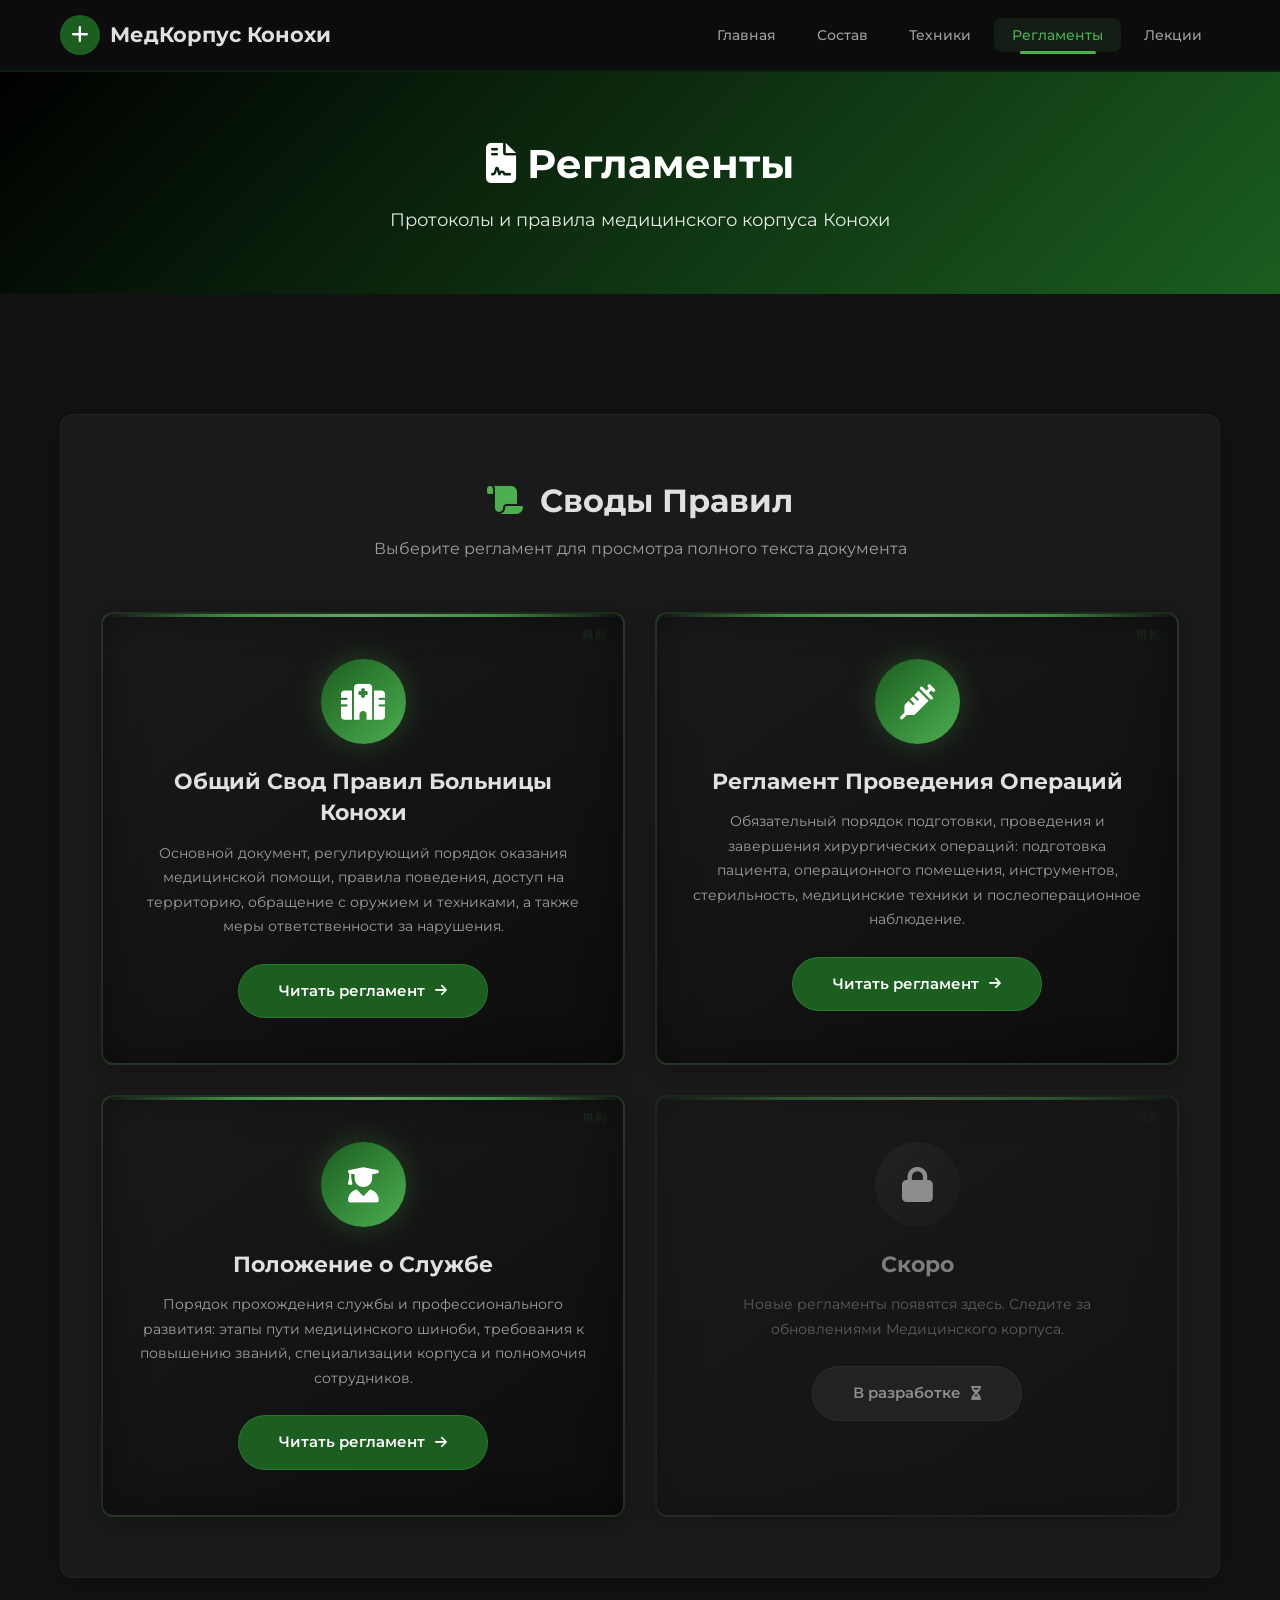
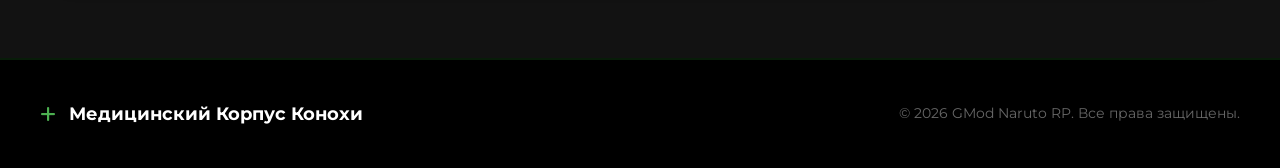
<file: reglamenty.html>
<!DOCTYPE html>
<html lang="ru">
<head>
    <meta charset="UTF-8">
    <meta name="viewport" content="width=device-width, initial-scale=1.0">
    <title>Регламенты | Медицинский Корпус Конохи</title>
    <meta name="description" content="Регламенты медицинского корпуса Конохи.">
    <link rel="icon" type="image/png" href="images/icon.png">
    <link rel="preconnect" href="https://fonts.googleapis.com">
    <link rel="preconnect" href="https://fonts.gstatic.com" crossorigin>
    <link href="https://fonts.googleapis.com/css2?family=Montserrat:wght@400;500;600;700;800&family=Noto+Sans+JP:wght@400;500;700&display=swap" rel="stylesheet">
    <link rel="stylesheet" href="https://cdnjs.cloudflare.com/ajax/libs/font-awesome/6.5.0/css/all.min.css">
    <link rel="stylesheet" href="css/style.css">
</head>
<body>

    <!-- ===== PRELOADER ===== -->
    <div class="preloader" id="preloader">
        <div class="preloader__cross"></div>
        <div class="preloader__ecg">
            <svg class="preloader__ecg-line" viewBox="0 0 200 50" preserveAspectRatio="none">
                <path d="M0,25 L30,25 L40,25 L45,10 L55,40 L65,15 L75,25 L100,25 L110,25 L115,15 L125,35 L135,25 L160,25 L170,25 L175,20 L185,30 L200,25" />
            </svg>
        </div>
        <div class="preloader__title">МедКорпус Конохи</div>
        <div class="preloader__subtitle">医療部隊</div>
        <div class="preloader__dots">
            <span class="preloader__dot"></span>
            <span class="preloader__dot"></span>
            <span class="preloader__dot"></span>
        </div>
    </div>

    <header class="header">
        <nav class="nav">
            <a href="index.html" class="nav__logo">
                <div class="nav__logo-icon">
                    <i class="fas fa-plus"></i>
                </div>
                <span>МедКорпус Конохи</span>
            </a>
            <button class="nav__toggle" aria-label="Меню">
                <i class="fas fa-bars"></i>
            </button>
            <ul class="nav__links">
                <li><a href="index.html" class="nav__link">Главная</a></li>
                <li><a href="sostav.html" class="nav__link">Состав</a></li>
                <li><a href="tehniki.html" class="nav__link">Техники</a></li>
                <li><a href="reglamenty.html" class="nav__link active">Регламенты</a></li>
                <li><a href="lekcii.html" class="nav__link">Лекции</a></li>
            </ul>
        </nav>
    </header>

    <div class="page-header">
        <h1 class="page-header__title">
            <i class="fas fa-file-contract"></i> Регламенты
        </h1>
        <p class="page-header__subtitle">Протоколы и правила медицинского корпуса Конохи</p>
    </div>

    <section class="section">
        <div class="about fade-in" style="text-align: center;">
            <h2 class="section__title">
                <i class="fas fa-scroll section__title-icon"></i> Своды Правил
            </h2>
            <p class="section__subtitle">
                Выберите регламент для просмотра полного текста документа
            </p>

            <div class="regulations-grid">

                <!-- Общий Свод Правил Больницы Конохи -->
                <a href="reglament-obshchiy.html" class="regulation-card fade-in">
                    <div class="regulation-card__icon">
                        <i class="fas fa-hospital"></i>
                    </div>
                    <div class="regulation-card__title">Общий Свод Правил Больницы Конохи</div>
                    <div class="regulation-card__desc">
                        Основной документ, регулирующий порядок оказания медицинской помощи, правила поведения, доступ на территорию, обращение с оружием и техниками, а также меры ответственности за нарушения.
                    </div>
                    <span class="regulation-card__btn">
                        Читать регламент <i class="fas fa-arrow-right"></i>
                    </span>
                </a>

                <!-- Регламент Проведения Операций -->
                <a href="reglament-operacii.html" class="regulation-card fade-in">
                    <div class="regulation-card__icon">
                        <i class="fas fa-syringe"></i>
                    </div>
                    <div class="regulation-card__title">Регламент Проведения Операций</div>
                    <div class="regulation-card__desc">
                        Обязательный порядок подготовки, проведения и завершения хирургических операций: подготовка пациента, операционного помещения, инструментов, стерильность, медицинские техники и послеоперационное наблюдение.
                    </div>
                    <span class="regulation-card__btn">
                        Читать регламент <i class="fas fa-arrow-right"></i>
                    </span>
                </a>

                <!-- Положение о Службе -->
                <a href="reglament-sluzhba.html" class="regulation-card fade-in">
                    <div class="regulation-card__icon">
                        <i class="fas fa-user-graduate"></i>
                    </div>
                    <div class="regulation-card__title">Положение о Службе</div>
                    <div class="regulation-card__desc">
                        Порядок прохождения службы и профессионального развития: этапы пути медицинского шиноби, требования к повышению званий, специализации корпуса и полномочия сотрудников.
                    </div>
                    <span class="regulation-card__btn">
                        Читать регламент <i class="fas fa-arrow-right"></i>
                    </span>
                </a>

                <!-- Место для будущих регламентов -->
                <div class="regulation-card fade-in" style="opacity: 0.5; cursor: default; pointer-events: none;">
                    <div class="regulation-card__icon" style="background: linear-gradient(135deg, #2a2a2a, #1a1a1a); box-shadow: none;">
                        <i class="fas fa-lock"></i>
                    </div>
                    <div class="regulation-card__title">Скоро</div>
                    <div class="regulation-card__desc">
                        Новые регламенты появятся здесь. Следите за обновлениями Медицинского корпуса.
                    </div>
                    <span class="regulation-card__btn" style="background: #2a2a2a; border-color: rgba(255,255,255,0.1);">
                        В разработке <i class="fas fa-hourglass-half"></i>
                    </span>
                </div>

            </div>
        </div>
    </section>

    <footer class="footer">
        <div class="footer__inner">
            <div class="footer__brand">
                <i class="fas fa-plus" style="color: var(--accent-glow); margin-right: 8px;"></i>
                Медицинский Корпус Конохи
            </div>
            <div class="footer__copy">
                &copy; 2026 GMod Naruto RP. Все права защищены.
            </div>
        </div>
    </footer>

    <script src="js/main.js"></script>
</body>
</html>
</file>
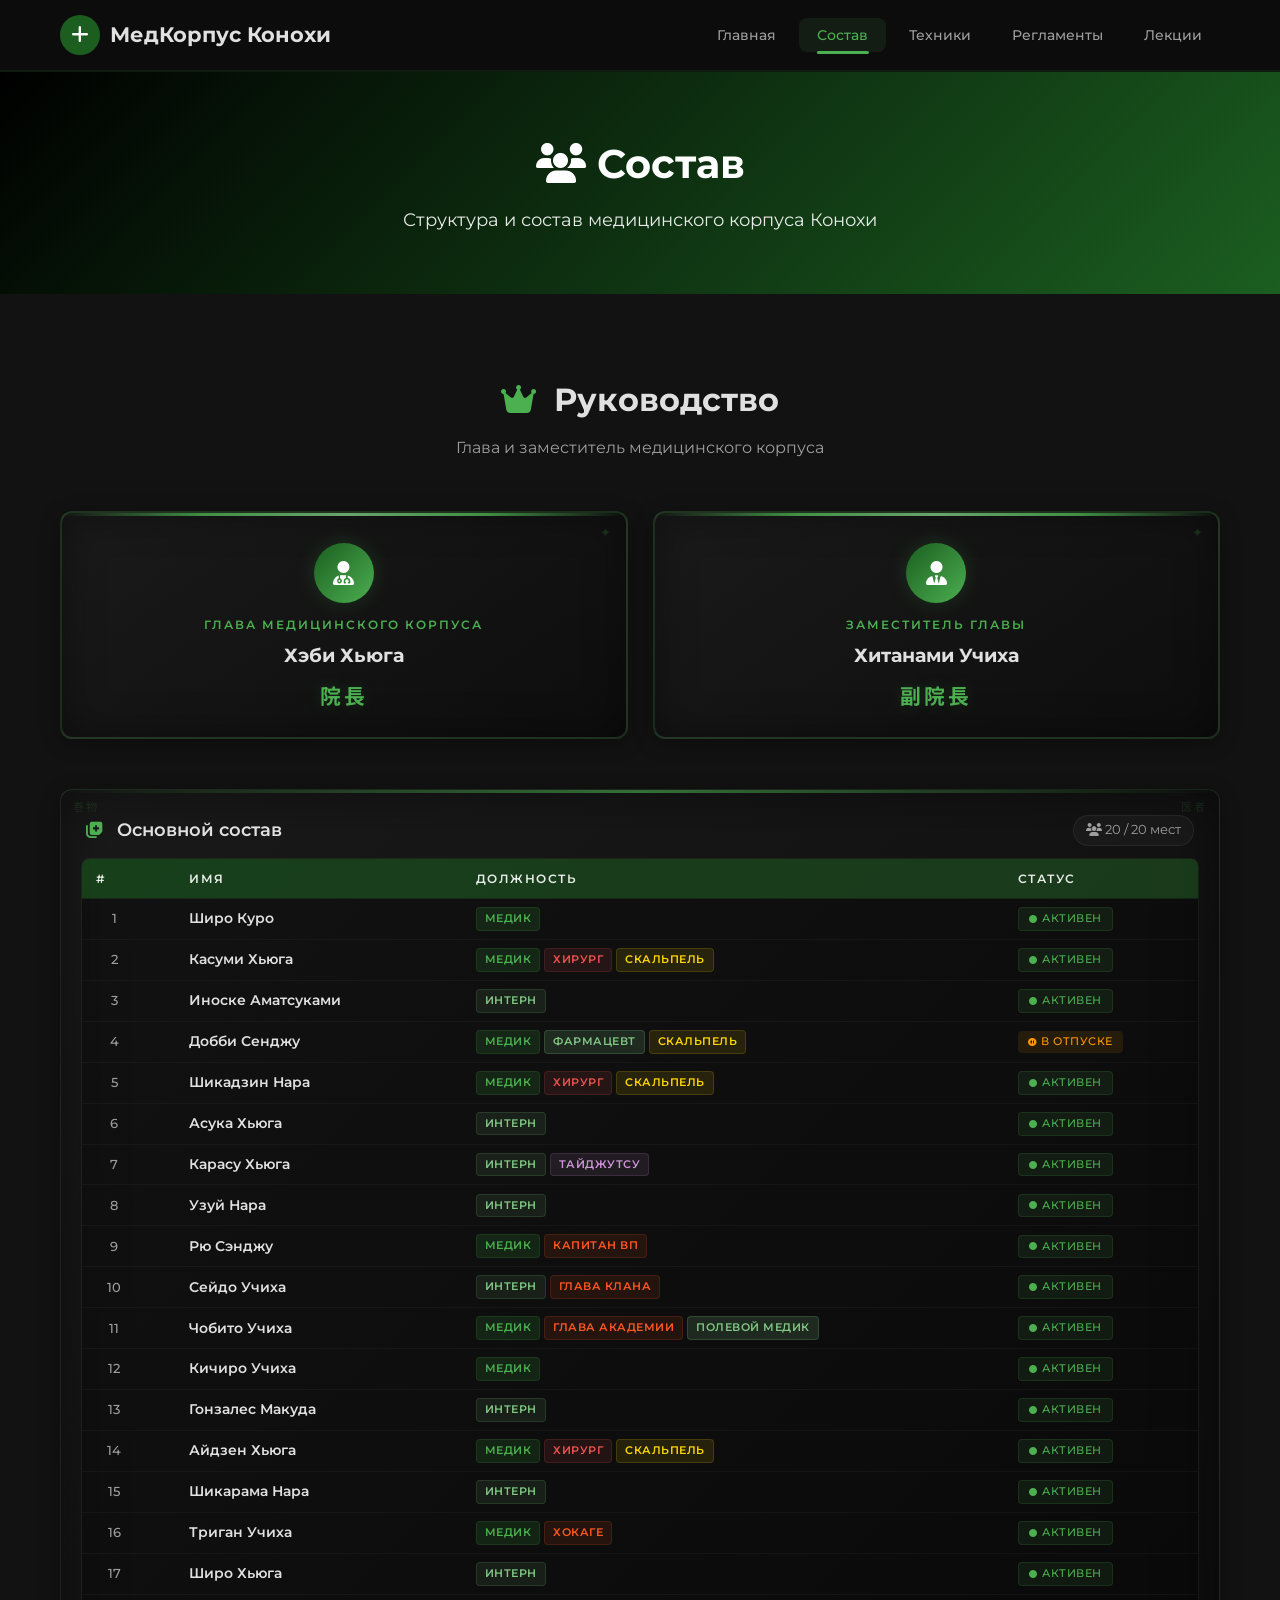
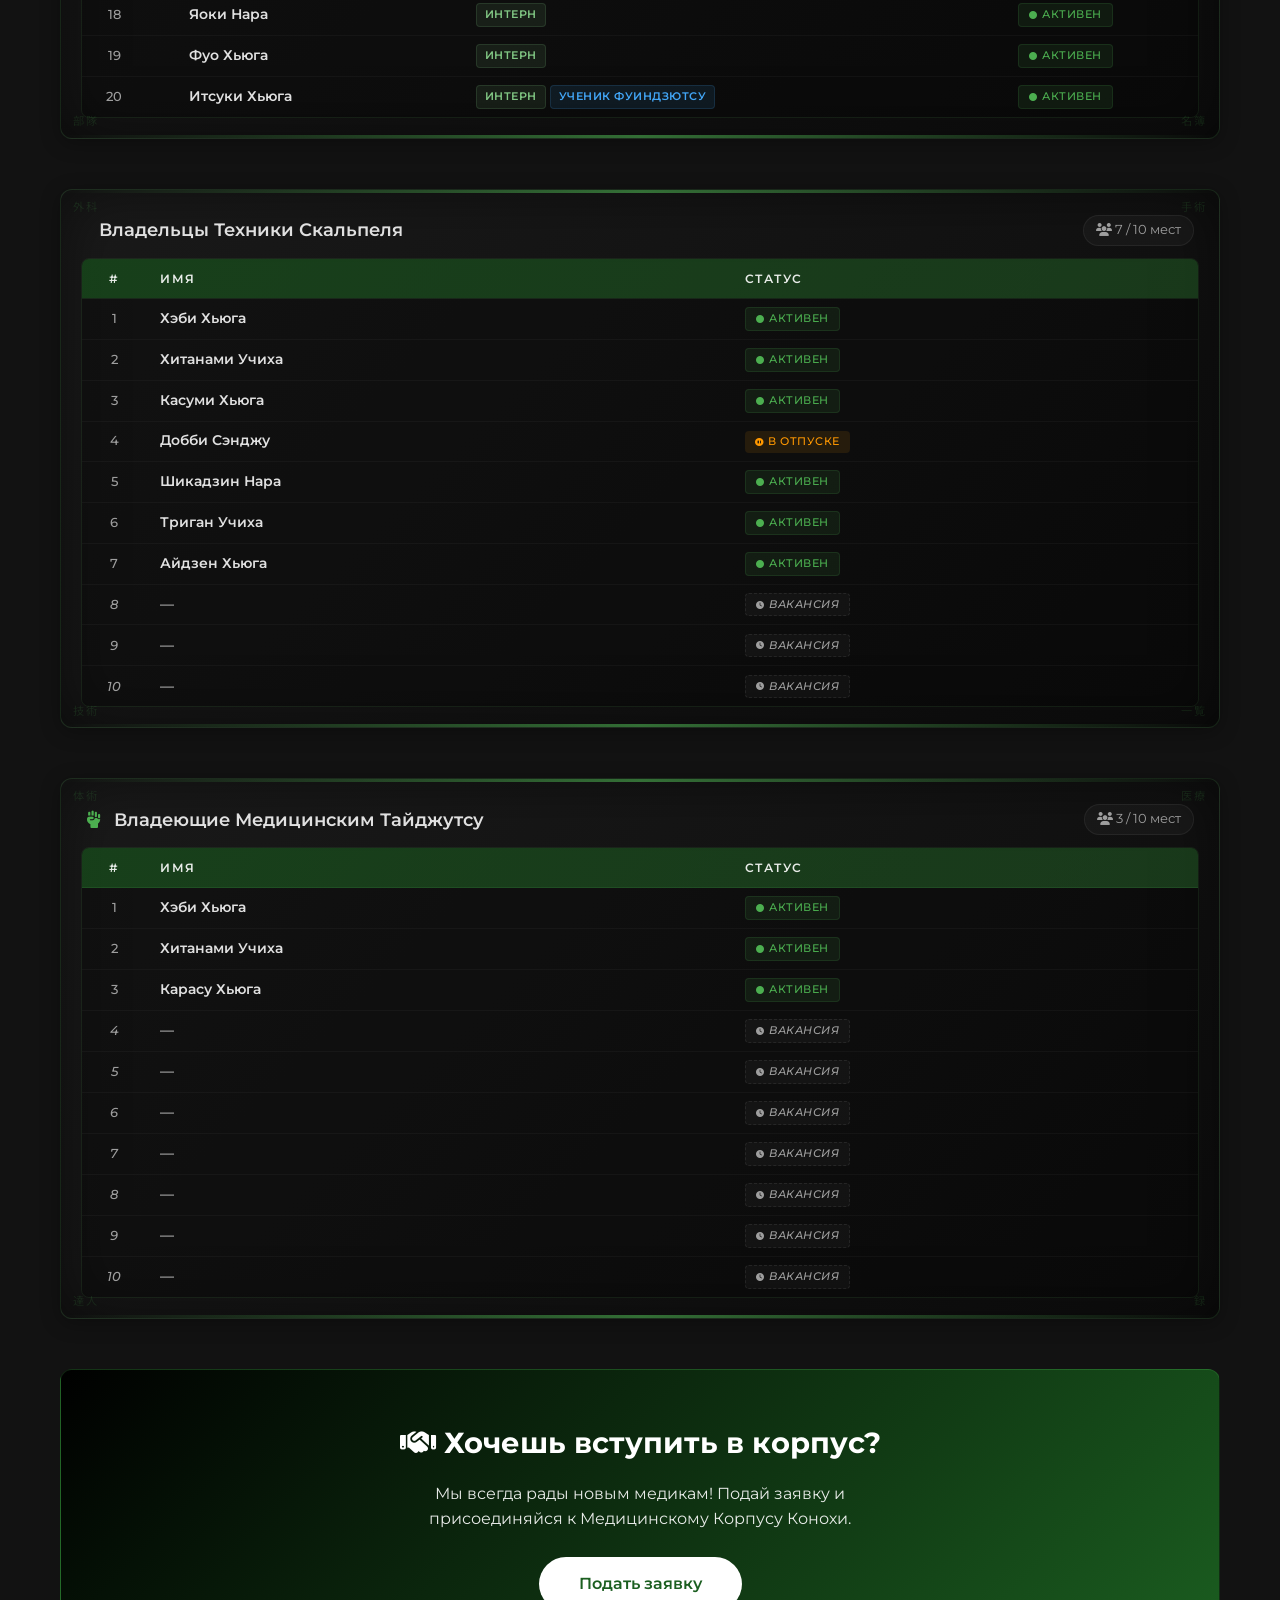
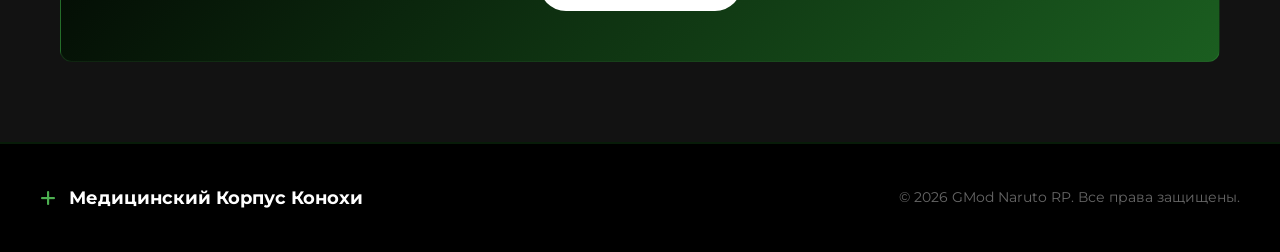
<file: sostav.html>
<!DOCTYPE html>
<html lang="ru">
<head>
    <meta charset="UTF-8">
    <meta name="viewport" content="width=device-width, initial-scale=1.0">
    <title>Состав | Медицинский Корпус Конохи</title>
    <meta name="description" content="Состав медицинского корпуса Конохи.">
    <link rel="icon" type="image/png" href="images/icon.png">
    <link rel="preconnect" href="https://fonts.googleapis.com">
    <link rel="preconnect" href="https://fonts.gstatic.com" crossorigin>
    <link href="https://fonts.googleapis.com/css2?family=Montserrat:wght@400;500;600;700;800&family=Noto+Sans+JP:wght@400;500;700&display=swap" rel="stylesheet">
    <link rel="stylesheet" href="https://cdnjs.cloudflare.com/ajax/libs/font-awesome/6.5.0/css/all.min.css">
    <link rel="stylesheet" href="css/style.css">
</head>
<body>

    <!-- ===== PRELOADER ===== -->
    <div class="preloader" id="preloader">
        <div class="preloader__cross"></div>
        <div class="preloader__ecg">
            <svg class="preloader__ecg-line" viewBox="0 0 200 50" preserveAspectRatio="none">
                <path d="M0,25 L30,25 L40,25 L45,10 L55,40 L65,15 L75,25 L100,25 L110,25 L115,15 L125,35 L135,25 L160,25 L170,25 L175,20 L185,30 L200,25" />
            </svg>
        </div>
        <div class="preloader__title">МедКорпус Конохи</div>
        <div class="preloader__subtitle">医療部隊</div>
        <div class="preloader__dots">
            <span class="preloader__dot"></span>
            <span class="preloader__dot"></span>
            <span class="preloader__dot"></span>
        </div>
    </div>

    <header class="header">
        <nav class="nav">
            <a href="index.html" class="nav__logo">
                <div class="nav__logo-icon">
                    <i class="fas fa-plus"></i>
                </div>
                <span>МедКорпус Конохи</span>
            </a>
            <button class="nav__toggle" aria-label="Меню">
                <i class="fas fa-bars"></i>
            </button>
            <ul class="nav__links">
                <li><a href="index.html" class="nav__link">Главная</a></li>
                <li><a href="sostav.html" class="nav__link active">Состав</a></li>
                <li><a href="tehniki.html" class="nav__link">Техники</a></li>
                <li><a href="reglamenty.html" class="nav__link">Регламенты</a></li>
                <li><a href="lekcii.html" class="nav__link">Лекции</a></li>
            </ul>
        </nav>
    </header>

    <div class="page-header">
        <h1 class="page-header__title">
            <i class="fas fa-users"></i> Состав
        </h1>
        <p class="page-header__subtitle">Структура и состав медицинского корпуса Конохи</p>
    </div>

    <section class="section">

        <!-- ===== РУКОВОДСТВО ===== -->
        <div class="composition-section fade-in">
            <h2 class="section__title">
                <i class="fas fa-crown section__title-icon"></i>
                Руководство
            </h2>
            <p class="section__subtitle">Глава и заместитель медицинского корпуса</p>

            <div class="leadership-grid">
                <div class="leadership-card"
                     data-name="Хэби Хьюга"
                     data-rank="Глав Врач"
                     data-position="Глав Врач Больницы Листа"
                     data-kanji="院長"
                     data-clan="Хьюга"
                     data-discord="jdhjudas"
                     data-verbal="0"
                     data-written="0">
                    <div class="leadership-card__icon">
                        <i class="fas fa-user-md"></i>
                    </div>
                    <div class="leadership-card__role">Глава Медицинского Корпуса</div>
                    <div class="leadership-card__name">Хэби Хьюга</div>
                    <div class="leadership-card__kanji">院長</div>
                </div>

                <div class="leadership-card"
                     data-name="Хитанами Учиха"
                     data-rank="Заместитель Глав Врача"
                     data-position="Второй врач Конохи"
                     data-kanji="副院長"
                     data-clan="Учиха"
                     data-discord="yarik09723"
                     data-verbal="0"
                     data-written="0">
                    <div class="leadership-card__icon">
                        <i class="fas fa-user-tie"></i>
                    </div>
                    <div class="leadership-card__role">Заместитель Главы</div>
                    <div class="leadership-card__name">Хитанами Учиха</div>
                    <div class="leadership-card__kanji">副院長</div>
                </div>
            </div>
        </div>

        <!-- ===== ОСНОВНОЙ СОСТАВ ===== -->
        <div class="composition-section fade-in">
            <div class="scroll-container">
                <span class="scroll-ornament scroll-ornament--tl">巻物</span>
                <span class="scroll-ornament scroll-ornament--tr">医者</span>
                <span class="scroll-ornament scroll-ornament--bl">部隊</span>
                <span class="scroll-ornament scroll-ornament--br">名簿</span>

                <div class="table-header">
                    <h3 class="table-header__title">
                        <i class="fas fa-notes-medical"></i>
                        Основной состав
                    </h3>
                    <span class="table-header__count">
                        <i class="fas fa-users"></i> 20 / 20 мест
                    </span>
                </div>

                <div class="table-container">
                    <table class="composition-table">
                        <thead>
                            <tr>
                                <th>#</th>
                                <th>Имя</th>
                                <th>Должность</th>
                                <th>Статус</th>
                            </tr>
                        </thead>
                        <tbody>
                            <tr data-name="Широ Куро" data-rank="Медик" data-position="Нет" data-clan="Нет" data-note="" data-discord="mrvolt0_0" data-verbal="0" data-written="0">
                                <td><span class="table-num">1</span></td>
                                <td><span class="table-name">Широ Куро</span></td>
                                <td><span class="spec-badge">Медик</span></td>
                                <td><span class="status-badge active"><i class="fas fa-circle"></i> Активен</span></td>
                            </tr>
                            <tr data-name="Касуми Хьюга" data-rank="Медик" data-position="Хирург" data-clan="Хьюга" data-note="" data-discord="kasumi4" data-verbal="0" data-written="0">
                                <td><span class="table-num">2</span></td>
                                <td><span class="table-name">Касуми Хьюга</span></td>
                                <td><span class="spec-badge">Медик</span> <span class="spec-badge surgeon">Хирург</span> <span class="spec-badge" style="background: rgba(255, 215, 0, 0.1); color: #ffd700; border-color: rgba(255, 215, 0, 0.15);">Скальпель</span></td>
                                <td><span class="status-badge active"><i class="fas fa-circle"></i> Активен</span></td>
                            </tr>
                            <tr data-name="Иноске Аматсуками" data-rank="Интерн" data-position="Нет" data-clan="Нет" data-note="" data-discord="chakk" data-verbal="0" data-written="0">
                                <td><span class="table-num">3</span></td>
                                <td><span class="table-name">Иноске Аматсуками</span></td>
                                <td><span class="spec-badge intern">Интерн</span></td>
                                <td><span class="status-badge active"><i class="fas fa-circle"></i> Активен</span></td>
                            </tr>
                            <tr data-name="Добби Сенджу" data-rank="Медик" data-position="ВРИО Фармацевта" data-clan="Сенджу" data-note="В отпуске" data-discord="czsiq" data-verbal="0" data-written="0">
                                <td><span class="table-num">4</span></td>
                                <td><span class="table-name">Добби Сенджу</span></td>
                                <td><span class="spec-badge">Медик</span> <span class="spec-badge" style="background: rgba(129, 199, 132, 0.15); color: #81c784; border-color: rgba(129, 199, 132, 0.2);">Фармацевт</span> <span class="spec-badge" style="background: rgba(255, 215, 0, 0.1); color: #ffd700; border-color: rgba(255, 215, 0, 0.15);">Скальпель</span></td>
                                <td><span class="status-badge" style="background: rgba(255, 152, 0, 0.1); color: #ff9800; border-color: rgba(255, 152, 0, 0.15);"><i class="fas fa-pause-circle"></i> В отпуске</span></td>
                            </tr>
                            <tr data-name="Шикадзин Нара" data-rank="Медик" data-position="Хирург" data-clan="Нара" data-note="" data-discord="yadomy" data-verbal="0" data-written="0">
                                <td><span class="table-num">5</span></td>
                                <td><span class="table-name">Шикадзин Нара</span></td>
                                <td><span class="spec-badge">Медик</span> <span class="spec-badge surgeon">Хирург</span> <span class="spec-badge" style="background: rgba(255, 215, 0, 0.1); color: #ffd700; border-color: rgba(255, 215, 0, 0.15);">Скальпель</span></td>
                                <td><span class="status-badge active"><i class="fas fa-circle"></i> Активен</span></td>
                            </tr>
                            <tr data-name="Асука Хьюга" data-rank="Интерн" data-position="Нет" data-clan="Хьюга" data-note="" data-discord="dora_fan_love" data-verbal="0" data-written="0">
                                <td><span class="table-num">6</span></td>
                                <td><span class="table-name">Асука Хьюга</span></td>
                                <td><span class="spec-badge intern">Интерн</span></td>
                                <td><span class="status-badge active"><i class="fas fa-circle"></i> Активен</span></td>
                            </tr>
                            <tr data-name="Карасу Хьюга" data-rank="Интерн" data-position="Нет" data-clan="Хьюга" data-note="" data-discord="faraadei" data-verbal="0" data-written="0">
                                <td><span class="table-num">7</span></td>
                                <td><span class="table-name">Карасу Хьюга</span></td>
                                <td><span class="spec-badge intern">Интерн</span> <span class="spec-badge" style="background: rgba(206, 147, 216, 0.1); color: #ce93d8; border-color: rgba(206, 147, 216, 0.15);">Тайджутсу</span></td>
                                <td><span class="status-badge active"><i class="fas fa-circle"></i> Активен</span></td>
                            </tr>
                            <tr data-name="Узуй Нара" data-rank="Интерн" data-position="Нет" data-clan="Нара" data-note="" data-discord="pavsilvalt" data-verbal="0" data-written="0">
                                <td><span class="table-num">8</span></td>
                                <td><span class="table-name">Узуй Нара</span></td>
                                <td><span class="spec-badge intern">Интерн</span></td>
                                <td><span class="status-badge active"><i class="fas fa-circle"></i> Активен</span></td>
                            </tr>
                            <tr data-name="Рю Сэнджу" data-rank="Медик" data-position="Капитан Военной Полиции" data-clan="Сенджу" data-note="Знает только оказание первой помощи" data-discord="goodrood" data-verbal="0" data-written="0">
                                <td><span class="table-num">9</span></td>
                                <td><span class="table-name">Рю Сэнджу</span></td>
                                <td><span class="spec-badge">Медик</span> <span class="spec-badge" style="background: rgba(255, 87, 34, 0.1); color: #ff5722; border-color: rgba(255, 87, 34, 0.15);">Капитан ВП</span></td>
                                <td><span class="status-badge active"><i class="fas fa-circle"></i> Активен</span></td>
                            </tr>
                            <tr data-name="Сейдо Учиха" data-rank="Интерн" data-position="Глава Клана Учиха" data-clan="Учиха" data-note="" data-discord="itnowornevermore" data-verbal="0" data-written="0">
                                <td><span class="table-num">10</span></td>
                                <td><span class="table-name">Сейдо Учиха</span></td>
                                <td><span class="spec-badge intern">Интерн</span> <span class="spec-badge" style="background: rgba(255, 87, 34, 0.1); color: #ff5722; border-color: rgba(255, 87, 34, 0.15);">Глава Клана</span></td>
                                <td><span class="status-badge active"><i class="fas fa-circle"></i> Активен</span></td>
                            </tr>
                            <tr data-name="Чобито Учиха" data-rank="Медик" data-position="Глава Академии, Полевой медик" data-clan="Учиха" data-note="" data-discord="cho0pp3r" data-verbal="0" data-written="0">
                                <td><span class="table-num">11</span></td>
                                <td><span class="table-name">Чобито Учиха</span></td>
                                <td><span class="spec-badge">Медик</span> <span class="spec-badge" style="background: rgba(255, 87, 34, 0.1); color: #ff5722; border-color: rgba(255, 87, 34, 0.15);">Глава Академии</span> <span class="spec-badge" style="background: rgba(129, 199, 132, 0.15); color: #81c784; border-color: rgba(129, 199, 132, 0.2);">Полевой медик</span></td>
                                <td><span class="status-badge active"><i class="fas fa-circle"></i> Активен</span></td>
                            </tr>
                            <tr data-name="Кичиро Учиха" data-rank="Медик" data-position="Нет" data-clan="Учиха" data-note="" data-discord="evg6n" data-verbal="0" data-written="0">
                                <td><span class="table-num">12</span></td>
                                <td><span class="table-name">Кичиро Учиха</span></td>
                                <td><span class="spec-badge">Медик</span></td>
                                <td><span class="status-badge active"><i class="fas fa-circle"></i> Активен</span></td>
                            </tr>
                            <tr data-name="Гонзалес Макуда" data-rank="Интерн" data-position="Нет" data-clan="Нет" data-note="" data-discord="q12q2133" data-verbal="0" data-written="0">
                                <td><span class="table-num">13</span></td>
                                <td><span class="table-name">Гонзалес Макуда</span></td>
                                <td><span class="spec-badge intern">Интерн</span></td>
                                <td><span class="status-badge active"><i class="fas fa-circle"></i> Активен</span></td>
                            </tr>
                            <tr data-name="Айдзен Хьюга" data-rank="Медик" data-position="Хирург" data-clan="Хьюга" data-note="" data-discord="qwentintt" data-verbal="0" data-written="0">
                                <td><span class="table-num">14</span></td>
                                <td><span class="table-name">Айдзен Хьюга</span></td>
                                <td><span class="spec-badge">Медик</span> <span class="spec-badge surgeon">Хирург</span> <span class="spec-badge" style="background: rgba(255, 215, 0, 0.1); color: #ffd700; border-color: rgba(255, 215, 0, 0.15);">Скальпель</span></td>
                                <td><span class="status-badge active"><i class="fas fa-circle"></i> Активен</span></td>
                            </tr>
                            <tr data-name="Шикарама Нара" data-rank="Интерн" data-position="Нет" data-clan="Нара" data-note="" data-discord="_kukurama_" data-verbal="0" data-written="0">
                                <td><span class="table-num">15</span></td>
                                <td><span class="table-name">Шикарама Нара</span></td>
                                <td><span class="spec-badge intern">Интерн</span></td>
                                <td><span class="status-badge active"><i class="fas fa-circle"></i> Активен</span></td>
                            </tr>
                            <tr data-name="Триган Учиха" data-rank="Медик" data-position="Хокаге" data-clan="Учиха" data-note="" data-discord="raf4489" data-verbal="0" data-written="0">
                                <td><span class="table-num">16</span></td>
                                <td><span class="table-name">Триган Учиха</span></td>
                                <td><span class="spec-badge">Медик</span> <span class="spec-badge" style="background: rgba(255, 87, 34, 0.1); color: #ff5722; border-color: rgba(255, 87, 34, 0.15);">Хокаге</span></td>
                                <td><span class="status-badge active"><i class="fas fa-circle"></i> Активен</span></td>
                            </tr>
                            <tr data-name="Широ Хьюга" data-rank="Интерн" data-position="Нет" data-clan="Хьюга" data-note="" data-discord="shijiro" data-verbal="0" data-written="0">
                                <td><span class="table-num">17</span></td>
                                <td><span class="table-name">Широ Хьюга</span></td>
                                <td><span class="spec-badge intern">Интерн</span></td>
                                <td><span class="status-badge active"><i class="fas fa-circle"></i> Активен</span></td>
                            </tr>
                            <tr data-name="Яоки Нара" data-rank="Интерн" data-position="Нет" data-clan="Нара" data-note="" data-discord="grinpush" data-verbal="0" data-written="0">
                                <td><span class="table-num">18</span></td>
                                <td><span class="table-name">Яоки Нара</span></td>
                                <td><span class="spec-badge intern">Интерн</span></td>
                                <td><span class="status-badge active"><i class="fas fa-circle"></i> Активен</span></td>
                            </tr>
                            <tr data-name="Фуо Хьюга" data-rank="Интерн" data-position="Нет" data-clan="Хьюга" data-note="" data-discord="ronik_xl" data-verbal="0" data-written="0">
                                <td><span class="table-num">19</span></td>
                                <td><span class="table-name">Фуо Хьюга</span></td>
                                <td><span class="spec-badge intern">Интерн</span></td>
                                <td><span class="status-badge active"><i class="fas fa-circle"></i> Активен</span></td>
                            </tr>
                            <tr data-name="Итсуки Хьюга" data-rank="Интерн" data-position="Ученик Фуиндзютсу" data-clan="Хьюга" data-note="" data-discord="itsukava" data-verbal="0" data-written="0">
                                <td><span class="table-num">20</span></td>
                                <td><span class="table-name">Итсуки Хьюга</span></td>
                                <td><span class="spec-badge intern">Интерн</span> <span class="spec-badge" style="background: rgba(66, 165, 245, 0.1); color: #42a5f5; border-color: rgba(66, 165, 245, 0.15);">Ученик Фуиндзютсу</span></td>
                                <td><span class="status-badge active"><i class="fas fa-circle"></i> Активен</span></td>
                            </tr>
                        </tbody>
                    </table>
                </div>
            </div>
        </div>

        <!-- ===== ВЛАДЕЛЬЦЫ ТЕХНИКИ СКАЛЬПЕЛЯ ===== -->
        <div class="composition-section fade-in">
            <div class="scroll-container">
                <span class="scroll-ornament scroll-ornament--tl">外科</span>
                <span class="scroll-ornament scroll-ornament--tr">手術</span>
                <span class="scroll-ornament scroll-ornament--bl">技術</span>
                <span class="scroll-ornament scroll-ornament--br">一覧</span>

                <div class="table-header">
                    <h3 class="table-header__title">
                        <i class="fas fa-scalpel"></i>
                        Владельцы Техники Скальпеля
                    </h3>
                    <span class="table-header__count">
                        <i class="fas fa-users"></i> 7 / 10 мест
                    </span>
                </div>

                <div class="table-container skills-table">
                    <table class="composition-table">
                        <thead>
                            <tr>
                                <th>#</th>
                                <th>Имя</th>
                                <th>Статус</th>
                            </tr>
                        </thead>
                        <tbody>
                            <tr data-name="Хэби Хьюга" data-rank="Глав Врач" data-position="Глав Врач Больницы Листа" data-clan="Хьюга" data-note="" data-discord="jdhjudas" data-verbal="0" data-written="0">
                                <td><span class="table-num">1</span></td>
                                <td><span class="table-name">Хэби Хьюга</span></td>
                                <td><span class="status-badge active"><i class="fas fa-circle"></i> Активен</span></td>
                            </tr>
                            <tr data-name="Хитанами Учиха" data-rank="Заместитель Глав Врача" data-position="Второй врач Конохи" data-clan="Учиха" data-note="" data-discord="yarik09723" data-verbal="0" data-written="0">
                                <td><span class="table-num">2</span></td>
                                <td><span class="table-name">Хитанами Учиха</span></td>
                                <td><span class="status-badge active"><i class="fas fa-circle"></i> Активен</span></td>
                            </tr>
                            <tr data-name="Касуми Хьюга" data-rank="Медик" data-position="Хирург" data-clan="Хьюга" data-note="" data-discord="kasumi4" data-verbal="0" data-written="0">
                                <td><span class="table-num">3</span></td>
                                <td><span class="table-name">Касуми Хьюга</span></td>
                                <td><span class="status-badge active"><i class="fas fa-circle"></i> Активен</span></td>
                            </tr>
                            <tr data-name="Добби Сэнджу" data-rank="Медик" data-position="ВРИО Фармацевта" data-clan="Сенджу" data-note="В отпуске" data-discord="czsiq" data-verbal="0" data-written="0">
                                <td><span class="table-num">4</span></td>
                                <td><span class="table-name">Добби Сэнджу</span></td>
                                <td><span class="status-badge" style="background: rgba(255, 152, 0, 0.1); color: #ff9800; border-color: rgba(255, 152, 0, 0.15);"><i class="fas fa-pause-circle"></i> В отпуске</span></td>
                            </tr>
                            <tr data-name="Шикадзин Нара" data-rank="Медик" data-position="Хирург" data-clan="Нара" data-note="" data-discord="yadomy" data-verbal="0" data-written="0">
                                <td><span class="table-num">5</span></td>
                                <td><span class="table-name">Шикадзин Нара</span></td>
                                <td><span class="status-badge active"><i class="fas fa-circle"></i> Активен</span></td>
                            </tr>
                            <tr data-name="Триган Учиха" data-rank="Медик" data-position="Хокаге" data-clan="Учиха" data-note="" data-discord="raf4489" data-verbal="0" data-written="0">
                                <td><span class="table-num">6</span></td>
                                <td><span class="table-name">Триган Учиха</span></td>
                                <td><span class="status-badge active"><i class="fas fa-circle"></i> Активен</span></td>
                            </tr>
                            <tr data-name="Айдзен Хьюга" data-rank="Медик" data-position="Хирург" data-clan="Хьюга" data-note="" data-discord="qwentintt" data-verbal="0" data-written="0">
                                <td><span class="table-num">7</span></td>
                                <td><span class="table-name">Айдзен Хьюга</span></td>
                                <td><span class="status-badge active"><i class="fas fa-circle"></i> Активен</span></td>
                            </tr>
                            <tr class="vacant-row">
                                <td><span class="table-num">8</span></td>
                                <td><span class="table-name">—</span></td>
                                <td><span class="status-badge vacant"><i class="fas fa-clock"></i> Вакансия</span></td>
                            </tr>
                            <tr class="vacant-row">
                                <td><span class="table-num">9</span></td>
                                <td><span class="table-name">—</span></td>
                                <td><span class="status-badge vacant"><i class="fas fa-clock"></i> Вакансия</span></td>
                            </tr>
                            <tr class="vacant-row">
                                <td><span class="table-num">10</span></td>
                                <td><span class="table-name">—</span></td>
                                <td><span class="status-badge vacant"><i class="fas fa-clock"></i> Вакансия</span></td>
                            </tr>
                        </tbody>
                    </table>
                </div>
            </div>
        </div>

        <!-- ===== ВЛАДЕЮЩИЕ МЕДИЦИНСКИМ ТАЙДЖУТСУ ===== -->
        <div class="composition-section fade-in">
            <div class="scroll-container">
                <span class="scroll-ornament scroll-ornament--tl">体術</span>
                <span class="scroll-ornament scroll-ornament--tr">医療</span>
                <span class="scroll-ornament scroll-ornament--bl">達人</span>
                <span class="scroll-ornament scroll-ornament--br">録</span>

                <div class="table-header">
                    <h3 class="table-header__title">
                        <i class="fas fa-fist-raised"></i>
                        Владеющие Медицинским Тайджутсу
                    </h3>
                    <span class="table-header__count">
                        <i class="fas fa-users"></i> 3 / 10 мест
                    </span>
                </div>

                <div class="table-container skills-table">
                    <table class="composition-table">
                        <thead>
                            <tr>
                                <th>#</th>
                                <th>Имя</th>
                                <th>Статус</th>
                            </tr>
                        </thead>
                        <tbody>
                            <tr data-name="Хэби Хьюга" data-rank="Глав Врач" data-position="Глав Врач Больницы Листа" data-clan="Хьюга" data-note="" data-discord="jdhjudas" data-verbal="0" data-written="0">
                                <td><span class="table-num">1</span></td>
                                <td><span class="table-name">Хэби Хьюга</span></td>
                                <td><span class="status-badge active"><i class="fas fa-circle"></i> Активен</span></td>
                            </tr>
                            <tr data-name="Хитанами Учиха" data-rank="Заместитель Глав Врача" data-position="Второй врач Конохи" data-clan="Учиха" data-note="" data-discord="yarik09723" data-verbal="0" data-written="0">
                                <td><span class="table-num">2</span></td>
                                <td><span class="table-name">Хитанами Учиха</span></td>
                                <td><span class="status-badge active"><i class="fas fa-circle"></i> Активен</span></td>
                            </tr>
                            <tr data-name="Карасу Хьюга" data-rank="Интерн" data-position="Нет" data-clan="Хьюга" data-note="" data-discord="faraadei" data-verbal="0" data-written="0">
                                <td><span class="table-num">3</span></td>
                                <td><span class="table-name">Карасу Хьюга</span></td>
                                <td><span class="status-badge active"><i class="fas fa-circle"></i> Активен</span></td>
                            </tr>
                            <tr class="vacant-row">
                                <td><span class="table-num">4</span></td>
                                <td><span class="table-name">—</span></td>
                                <td><span class="status-badge vacant"><i class="fas fa-clock"></i> Вакансия</span></td>
                            </tr>
                            <tr class="vacant-row">
                                <td><span class="table-num">5</span></td>
                                <td><span class="table-name">—</span></td>
                                <td><span class="status-badge vacant"><i class="fas fa-clock"></i> Вакансия</span></td>
                            </tr>
                            <tr class="vacant-row">
                                <td><span class="table-num">6</span></td>
                                <td><span class="table-name">—</span></td>
                                <td><span class="status-badge vacant"><i class="fas fa-clock"></i> Вакансия</span></td>
                            </tr>
                            <tr class="vacant-row">
                                <td><span class="table-num">7</span></td>
                                <td><span class="table-name">—</span></td>
                                <td><span class="status-badge vacant"><i class="fas fa-clock"></i> Вакансия</span></td>
                            </tr>
                            <tr class="vacant-row">
                                <td><span class="table-num">8</span></td>
                                <td><span class="table-name">—</span></td>
                                <td><span class="status-badge vacant"><i class="fas fa-clock"></i> Вакансия</span></td>
                            </tr>
                            <tr class="vacant-row">
                                <td><span class="table-num">9</span></td>
                                <td><span class="table-name">—</span></td>
                                <td><span class="status-badge vacant"><i class="fas fa-clock"></i> Вакансия</span></td>
                            </tr>
                            <tr class="vacant-row">
                                <td><span class="table-num">10</span></td>
                                <td><span class="table-name">—</span></td>
                                <td><span class="status-badge vacant"><i class="fas fa-clock"></i> Вакансия</span></td>
                            </tr>
                        </tbody>
                    </table>
                </div>
            </div>
        </div>

        <!-- ===== РЕКРУТИНГ ===== -->
        <div class="recruit fade-in">
            <h2><i class="fas fa-handshake"></i> Хочешь вступить в корпус?</h2>
            <p>Мы всегда рады новым медикам! Подай заявку и присоединяйся к Медицинскому Корпусу Конохи.</p>
            <a href="#" class="recruit__btn">Подать заявку</a>
        </div>

    </section>

    <!-- ===== MODAL ===== -->
    <div class="modal-overlay" id="memberModal">
        <div class="modal">
            <button class="modal__close" id="modalClose">&times;</button>
            <div class="modal__avatar">
                <i class="fas fa-user-ninja"></i>
            </div>
            <div class="modal__name" id="modalName">—</div>
            <div class="modal__kanji" id="modalKanji">—</div>
            <div class="modal__divider"></div>
            <div class="modal__info">
                <div class="modal__info-row">
                    <i class="fas fa-tag"></i>
                    <strong>Ранг:</strong>
                    <span id="modalRank">—</span>
                </div>
                <div class="modal__info-row">
                    <i class="fas fa-briefcase"></i>
                    <strong>Должность:</strong>
                    <span id="modalPosition">—</span>
                </div>
                <div class="modal__info-row">
                    <i class="fas fa-users"></i>
                    <strong>Клан:</strong>
                    <span id="modalClan">—</span>
                </div>
                <div class="modal__info-row" id="modalNoteRow" style="display: none;">
                    <i class="fas fa-sticky-note"></i>
                    <strong>Заметка:</strong>
                    <span id="modalNote">—</span>
                </div>
                <div class="modal__info-row">
                    <i class="fas fa-shield-alt"></i>
                    <strong>Статус:</strong>
                    <span id="modalStatus" style="color: var(--accent-glow);">Активен</span>
                </div>
                <div class="modal__info-row modal-reprimands" id="modalReprimands" style="display: none;">
                    <div style="width: 100%;">
                        <div class="modal-reprimands__label">
                            <i class="fas fa-exclamation-triangle"></i> Выговоры
                        </div>
                        <div class="modal-reprimands__row">
                            <span class="modal-reprimands__type modal-reprimands__type--verbal">Устные</span>
                            <div class="modal-reprimands__slots" id="modalVerbalSlots"></div>
                            <span class="modal-reprimands__count" id="modalVerbalCount">0/3</span>
                        </div>
                        <div class="modal-reprimands__row">
                            <span class="modal-reprimands__type modal-reprimands__type--written">Письмен.</span>
                            <div class="modal-reprimands__slots" id="modalWrittenSlots"></div>
                            <span class="modal-reprimands__count" id="modalWrittenCount">0/2</span>
                        </div>
                    </div>
                </div>
            </div>
            <div class="modal__divider"></div>
            <div class="modal__discord" id="modalDiscord">
                <i class="fab fa-discord"></i>
                <span id="modalDiscordName">—</span>
            </div>
        </div>
    </div>

    <footer class="footer">
        <div class="footer__inner">
            <div class="footer__brand">
                <i class="fas fa-plus" style="color: var(--accent-glow); margin-right: 8px;"></i>
                Медицинский Корпус Конохи
            </div>
            <div class="footer__copy">
                &copy; 2026 GMod Naruto RP. Все права защищены.
            </div>
        </div>
    </footer>

    <script src="js/main.js"></script>
</body>
</html>
</file>
<file: css/style.css>
/* ===== RESET & BASE ===== */
*, *::before, *::after {
    margin: 0;
    padding: 0;
    box-sizing: border-box;
}

:root {
    --primary: #0d0d0d;
    --primary-dark: #000000;
    --primary-light: #2a2a2a;
    --accent: #1b5e20;
    --accent-light: #2e7d32;
    --accent-glow: #4caf50;
    --bg-light: #121212;
    --bg-white: #1a1a1a;
    --text-dark: #e0e0e0;
    --text-muted: #9e9e9e;
    --shadow: 0 4px 20px rgba(0, 0, 0, 0.3);
    --shadow-hover: 0 8px 30px rgba(0, 0, 0, 0.5);
    --radius: 12px;
    --radius-sm: 8px;
    --transition: 0.3s ease;
    --font-main: 'Montserrat', sans-serif;
    --font-jp: 'Noto Sans JP', sans-serif;
}

html {
    scroll-behavior: smooth;
}

body {
    font-family: var(--font-main);
    color: var(--text-dark);
    background: var(--bg-light);
    line-height: 1.6;
    min-height: 100vh;
    display: flex;
    flex-direction: column;
}

a {
    text-decoration: none;
    color: inherit;
}

ul {
    list-style: none;
}

img {
    max-width: 100%;
    height: auto;
    display: block;
}

/* ===== HEADER / NAVIGATION ===== */
.header {
    position: sticky;
    top: 0;
    z-index: 1000;
    background: rgba(13, 13, 13, 0.95);
    backdrop-filter: blur(10px);
    border-bottom: 2px solid rgba(27, 94, 32, 0.2);
    transition: var(--transition);
}

.header.scrolled {
    box-shadow: 0 2px 20px rgba(0, 0, 0, 0.5);
}

.nav {
    max-width: 1200px;
    margin: 0 auto;
    padding: 0 20px;
    display: flex;
    align-items: center;
    justify-content: space-between;
    height: 70px;
}

.nav__logo {
    display: flex;
    align-items: center;
    gap: 10px;
    font-weight: 700;
    font-size: 1.3rem;
    color: var(--text-dark);
}

.nav__logo-icon {
    width: 40px;
    height: 40px;
    background: var(--accent);
    border-radius: 50%;
    display: flex;
    align-items: center;
    justify-content: center;
    color: white;
    font-size: 1.2rem;
}

.nav__links {
    display: flex;
    gap: 5px;
}

.nav__link {
    padding: 8px 18px;
    border-radius: var(--radius-sm);
    font-weight: 500;
    font-size: 0.9rem;
    color: var(--text-muted);
    transition: var(--transition);
    position: relative;
}

.nav__link:hover,
.nav__link.active {
    color: var(--accent-glow);
    background: rgba(76, 175, 80, 0.1);
}

.nav__link.active::after {
    content: '';
    position: absolute;
    bottom: -2px;
    left: 50%;
    transform: translateX(-50%);
    width: 60%;
    height: 3px;
    background: var(--accent-glow);
    border-radius: 3px;
}

.nav__toggle {
    display: none;
    background: none;
    border: none;
    font-size: 1.5rem;
    color: var(--text-dark);
    cursor: pointer;
    padding: 5px;
}

/* ===== HERO BANNER ===== */
.hero {
    position: relative;
    width: 100%;
    min-height: 80vh;
    overflow: hidden;
}

.hero__bg {
    position: absolute;
    top: 0;
    left: 0;
    width: 100%;
    height: 100%;
    object-fit: cover;
    object-position: center center;
    z-index: 0;
}

/* ===== SECTIONS ===== */
.section {
    padding: 80px 20px;
    max-width: 1200px;
    margin: 0 auto;
    width: 100%;
}

.section__title {
    font-size: 2rem;
    font-weight: 700;
    color: var(--text-dark);
    margin-bottom: 10px;
    text-align: center;
}

.section__subtitle {
    font-size: 1rem;
    color: var(--text-muted);
    text-align: center;
    margin-bottom: 50px;
    max-width: 600px;
    margin-left: auto;
    margin-right: auto;
}

.section__title-icon {
    color: var(--accent-glow);
    margin-right: 8px;
}

/* ===== ABOUT SECTION ===== */
.about {
    background: var(--bg-white);
    border-radius: var(--radius);
    padding: 60px 40px;
    box-shadow: var(--shadow);
    margin-top: 40px;
    position: relative;
    z-index: 3;
    border: 1px solid rgba(27, 94, 32, 0.2);
}

.about__grid {
    display: grid;
    grid-template-columns: repeat(auto-fit, minmax(250px, 1fr));
    gap: 30px;
    margin-top: 30px;
}

.about__card {
    text-align: center;
    padding: 30px 20px;
    border-radius: var(--radius);
    background: var(--bg-light);
    transition: var(--transition);
    border: 1px solid rgba(255, 255, 255, 0.05);
}

.about__card:hover {
    transform: translateY(-5px);
    box-shadow: var(--shadow-hover);
    border-color: rgba(76, 175, 80, 0.3);
}

.about__card-icon {
    font-size: 2.5rem;
    color: var(--accent-glow);
    margin-bottom: 15px;
}

.about__card h3 {
    font-size: 1.1rem;
    margin-bottom: 10px;
    color: var(--text-dark);
}

.about__card p {
    font-size: 0.9rem;
    color: var(--text-muted);
}

/* ===== NAV CARDS (index page) ===== */
.nav-cards {
    display: grid;
    grid-template-columns: repeat(auto-fit, minmax(300px, 1fr));
    gap: 30px;
    margin-top: 40px;
}

.nav-card {
    background: var(--bg-white);
    border-radius: var(--radius);
    padding: 40px 30px;
    text-align: center;
    box-shadow: var(--shadow);
    transition: var(--transition);
    cursor: pointer;
    border: 2px solid transparent;
}

.nav-card:hover {
    transform: translateY(-8px);
    box-shadow: var(--shadow-hover);
    border-color: var(--accent-glow);
}

.nav-card__icon {
    font-size: 3rem;
    color: var(--accent-glow);
    margin-bottom: 20px;
}

.nav-card h3 {
    font-size: 1.3rem;
    margin-bottom: 10px;
    color: var(--text-dark);
}

.nav-card p {
    font-size: 0.9rem;
    color: var(--text-muted);
    margin-bottom: 20px;
}

.nav-card__btn {
    display: inline-block;
    padding: 10px 30px;
    background: var(--accent);
    color: white;
    border-radius: 50px;
    font-weight: 500;
    font-size: 0.9rem;
    transition: var(--transition);
}

.nav-card__btn:hover {
    background: var(--accent-light);
}

/* ===== STAFF CARDS ===== */
.staff-grid {
    display: grid;
    grid-template-columns: repeat(auto-fill, minmax(280px, 1fr));
    gap: 25px;
}

.staff-card {
    background: var(--bg-white);
    border-radius: var(--radius);
    padding: 30px 20px;
    text-align: center;
    box-shadow: var(--shadow);
    transition: var(--transition);
    position: relative;
    overflow: hidden;
    border: 1px solid rgba(255, 255, 255, 0.05);
}

.staff-card::before {
    content: '';
    position: absolute;
    top: 0;
    left: 0;
    width: 100%;
    height: 4px;
    background: linear-gradient(90deg, var(--accent), var(--accent-glow));
}

.staff-card:hover {
    transform: translateY(-5px);
    box-shadow: var(--shadow-hover);
    border-color: rgba(76, 175, 80, 0.2);
}

.staff-card__avatar {
    width: 80px;
    height: 80px;
    border-radius: 50%;
    background: var(--bg-light);
    margin: 0 auto 15px;
    display: flex;
    align-items: center;
    justify-content: center;
    font-size: 2rem;
    color: var(--accent-glow);
    border: 3px solid var(--accent);
    overflow: hidden;
}

.staff-card__avatar img {
    width: 100%;
    height: 100%;
    object-fit: cover;
}

.staff-card__name {
    font-size: 1.1rem;
    font-weight: 600;
    margin-bottom: 5px;
    color: var(--text-dark);
}

.staff-card__rank {
    display: inline-block;
    padding: 4px 14px;
    border-radius: 50px;
    font-size: 0.8rem;
    font-weight: 500;
    margin-bottom: 10px;
}

.rank-s { background: #ffd700; color: #1a1a1a; }
.rank-a { background: #e53935; color: white; }
.rank-b { background: var(--accent); color: white; }
.rank-c { background: #2e7d32; color: white; }
.rank-d { background: #546e7a; color: white; }
.rank-e { background: #616161; color: white; }

.staff-card__spec {
    font-size: 0.85rem;
    color: var(--text-muted);
    margin-bottom: 8px;
}

.staff-card__status {
    display: inline-flex;
    align-items: center;
    gap: 6px;
    font-size: 0.85rem;
    font-weight: 500;
}

.status-online { color: #4caf50; }
.status-offline { color: #e53935; }

.status-dot {
    width: 8px;
    height: 8px;
    border-radius: 50%;
    display: inline-block;
}

.status-dot.online { background: #4caf50; }
.status-dot.offline { background: #e53935; }

/* ===== IRYOJUTSU CARDS ===== */
.iryojutsu-controls {
    display: flex;
    flex-wrap: wrap;
    gap: 10px;
    justify-content: center;
    margin-bottom: 40px;
}

.filter-btn {
    padding: 8px 20px;
    border: 2px solid var(--accent);
    background: transparent;
    color: var(--accent-glow);
    border-radius: 50px;
    font-weight: 500;
    font-size: 0.85rem;
    cursor: pointer;
    transition: var(--transition);
    font-family: var(--font-main);
}

.filter-btn:hover,
.filter-btn.active {
    background: var(--accent);
    color: white;
}

.iryojutsu-grid {
    display: grid;
    grid-template-columns: repeat(auto-fill, minmax(320px, 1fr));
    gap: 25px;
}

.iryojutsu-card {
    background: var(--bg-white);
    border-radius: var(--radius);
    padding: 25px;
    box-shadow: var(--shadow);
    transition: var(--transition);
    border-left: 4px solid var(--accent);
    border: 1px solid rgba(255, 255, 255, 0.05);
    border-left-width: 4px;
}

.iryojutsu-card:hover {
    transform: translateY(-5px);
    box-shadow: var(--shadow-hover);
    border-color: rgba(76, 175, 80, 0.2);
    border-left-color: var(--accent-glow);
}

.iryojutsu-card__header {
    display: flex;
    justify-content: space-between;
    align-items: flex-start;
    margin-bottom: 12px;
}

.iryojutsu-card__name {
    font-size: 1.1rem;
    font-weight: 600;
    color: var(--text-dark);
}

.iryojutsu-card__name-jp {
    font-family: var(--font-jp);
    font-size: 0.85rem;
    color: var(--text-muted);
    display: block;
    margin-top: 2px;
}

.iryojutsu-card__rank {
    padding: 4px 12px;
    border-radius: 50px;
    font-size: 0.8rem;
    font-weight: 700;
    flex-shrink: 0;
}

.iryojutsu-card__desc {
    font-size: 0.9rem;
    color: var(--text-muted);
    margin-bottom: 15px;
    line-height: 1.5;
}

.iryojutsu-card__info {
    display: flex;
    flex-wrap: wrap;
    gap: 15px;
    font-size: 0.85rem;
    color: var(--text-muted);
    padding-top: 12px;
    border-top: 1px solid rgba(255, 255, 255, 0.08);
}

.iryojutsu-card__info span {
    display: flex;
    align-items: center;
    gap: 5px;
}

.iryojutsu-card__info i {
    color: var(--accent-glow);
    width: 16px;
}

/* ===== NARUTO-STYLE COMPOSITION TABLES ===== */
.composition-section {
    margin-bottom: 50px;
}

.composition-section:last-child {
    margin-bottom: 0;
}

/* Scroll-like container */
.scroll-container {
    background: linear-gradient(135deg, #1a1a1a, #0d0d0d);
    border-radius: var(--radius);
    padding: 25px 20px 20px;
    box-shadow: var(--shadow), inset 0 0 60px rgba(0, 0, 0, 0.5);
    border: 1px solid rgba(76, 175, 80, 0.15);
    position: relative;
    overflow: hidden;
}

.scroll-container::before {
    content: '';
    position: absolute;
    top: 0;
    left: 0;
    right: 0;
    height: 3px;
    background: linear-gradient(90deg, transparent, var(--accent-glow), transparent);
    opacity: 0.6;
}

.scroll-container::after {
    content: '';
    position: absolute;
    bottom: 0;
    left: 0;
    right: 0;
    height: 3px;
    background: linear-gradient(90deg, transparent, var(--accent-glow), transparent);
    opacity: 0.6;
}

/* Scroll corner ornaments */
.scroll-ornament {
    position: absolute;
    font-family: var(--font-jp);
    font-size: 0.7rem;
    color: rgba(76, 175, 80, 0.15);
    letter-spacing: 2px;
    pointer-events: none;
}

.scroll-ornament--tl {
    top: 8px;
    left: 12px;
}

.scroll-ornament--tr {
    top: 8px;
    right: 12px;
}

.scroll-ornament--bl {
    bottom: 8px;
    left: 12px;
}

.scroll-ornament--br {
    bottom: 8px;
    right: 12px;
}

/* Leadership Cards - Naruto style */
.leadership-grid {
    display: grid;
    grid-template-columns: repeat(auto-fit, minmax(240px, 1fr));
    gap: 25px;
    margin-bottom: 40px;
}

.leadership-card {
    background: linear-gradient(145deg, #1a1a1a, #0d0d0d);
    border-radius: var(--radius);
    padding: 30px 20px 25px;
    text-align: center;
    box-shadow: var(--shadow), inset 0 0 40px rgba(0, 0, 0, 0.4);
    transition: var(--transition);
    border: 2px solid rgba(76, 175, 80, 0.2);
    position: relative;
    overflow: hidden;
}

.leadership-card::before {
    content: '';
    position: absolute;
    top: 0;
    left: 0;
    width: 100%;
    height: 3px;
    background: linear-gradient(90deg, transparent, #4caf50, #81c784, #4caf50, transparent);
    opacity: 0.8;
}

.leadership-card::after {
    content: '✦';
    position: absolute;
    top: 10px;
    right: 15px;
    font-size: 0.8rem;
    color: rgba(76, 175, 80, 0.2);
}

.leadership-card:hover {
    transform: translateY(-4px);
    box-shadow: var(--shadow-hover), inset 0 0 40px rgba(0, 0, 0, 0.4);
    border-color: rgba(76, 175, 80, 0.5);
}

.leadership-card__icon {
    width: 60px;
    height: 60px;
    border-radius: 50%;
    background: linear-gradient(135deg, #1b5e20, #4caf50);
    display: flex;
    align-items: center;
    justify-content: center;
    margin: 0 auto 12px;
    font-size: 1.5rem;
    color: white;
    box-shadow: 0 0 20px rgba(76, 175, 80, 0.2);
}

.leadership-card__role {
    font-size: 0.75rem;
    text-transform: uppercase;
    letter-spacing: 2px;
    color: var(--accent-glow);
    font-weight: 600;
    margin-bottom: 6px;
}

.leadership-card__name {
    font-size: 1.2rem;
    font-weight: 700;
    color: var(--text-dark);
    margin-bottom: 4px;
}

.leadership-card__kanji {
    font-family: var(--font-jp);
    font-size: 1.3rem;
    font-weight: 700;
    color: var(--accent-glow);
    margin-top: 8px;
    letter-spacing: 3px;
    text-shadow: 0 0 15px rgba(76, 175, 80, 0.2);
}

/* Table Header - compact */
.table-header {
    display: flex;
    align-items: center;
    justify-content: space-between;
    flex-wrap: wrap;
    gap: 10px;
    margin-bottom: 12px;
    padding: 0 5px;
}

.table-header__title {
    font-size: 1.1rem;
    font-weight: 600;
    color: var(--text-dark);
}

.table-header__title i {
    color: var(--accent-glow);
    margin-right: 8px;
}

.table-header__count {
    font-size: 0.8rem;
    color: var(--text-muted);
    background: rgba(255, 255, 255, 0.03);
    padding: 4px 12px;
    border-radius: 50px;
    border: 1px solid rgba(255, 255, 255, 0.06);
}

/* Table Container */
.table-container {
    overflow-x: auto;
    border-radius: 8px;
    border: 1px solid rgba(76, 175, 80, 0.1);
}

.composition-table {
    width: 100%;
    border-collapse: collapse;
    background: rgba(0, 0, 0, 0.3);
    font-size: 0.85rem;
    min-width: 500px;
}

.composition-table thead {
    background: linear-gradient(135deg, rgba(27, 94, 32, 0.6), rgba(46, 125, 50, 0.4));
}

.composition-table th {
    padding: 10px 14px;
    text-align: left;
    color: rgba(255, 255, 255, 0.9);
    font-weight: 600;
    font-size: 0.75rem;
    text-transform: uppercase;
    letter-spacing: 1.5px;
    border-bottom: 1px solid rgba(76, 175, 80, 0.15);
}

.composition-table td {
    padding: 8px 14px;
    border-bottom: 1px solid rgba(255, 255, 255, 0.03);
    color: var(--text-dark);
    transition: var(--transition);
    vertical-align: middle;
}

.composition-table tbody tr {
    transition: var(--transition);
    cursor: pointer;
}

.composition-table tbody tr:hover {
    background: rgba(76, 175, 80, 0.06);
}

.composition-table tbody tr:last-child td {
    border-bottom: none;
}

/* Clickable name */
.table-name {
    font-weight: 600;
    color: var(--text-dark);
    transition: var(--transition);
    display: inline-flex;
    align-items: center;
    gap: 6px;
}

.table-name:hover {
    color: var(--accent-glow);
}

.table-name::after {
    content: '\f35a';
    font-family: 'Font Awesome 6 Free';
    font-weight: 900;
    font-size: 0.65rem;
    color: var(--text-muted);
    opacity: 0;
    transition: var(--transition);
}

.table-name:hover::after {
    opacity: 0.6;
    color: var(--accent-glow);
}

/* Number column */
.table-num {
    color: var(--text-muted);
    font-size: 0.8rem;
    font-weight: 500;
    width: 36px;
    display: inline-block;
    text-align: center;
}

/* Specialty badge - compact */
.spec-badge {
    display: inline-block;
    padding: 2px 8px;
    border-radius: 4px;
    font-size: 0.7rem;
    font-weight: 600;
    text-transform: uppercase;
    letter-spacing: 0.5px;
    background: rgba(46, 125, 50, 0.2);
    color: var(--accent-glow);
    border: 1px solid rgba(76, 175, 80, 0.15);
}

.spec-badge.intern {
    background: rgba(129, 199, 132, 0.1);
    color: #81c784;
    border-color: rgba(129, 199, 132, 0.15);
}

.spec-badge.surgeon {
    background: rgba(239, 83, 80, 0.1);
    color: #ef5350;
    border-color: rgba(239, 83, 80, 0.15);
}

/* Status badge - compact */
.status-badge {
    display: inline-flex;
    align-items: center;
    gap: 5px;
    padding: 2px 10px;
    border-radius: 4px;
    font-size: 0.7rem;
    font-weight: 500;
    text-transform: uppercase;
    letter-spacing: 0.5px;
}

.status-badge.active {
    background: rgba(76, 175, 80, 0.1);
    color: var(--accent-glow);
    border: 1px solid rgba(76, 175, 80, 0.15);
}

.status-badge.vacant {
    background: rgba(255, 255, 255, 0.03);
    color: var(--text-muted);
    border: 1px dashed rgba(255, 255, 255, 0.08);
}

.status-badge i {
    font-size: 0.5rem;
}

/* Vacant row */
tr.vacant-row td {
    color: var(--text-muted);
    font-style: italic;
}

tr.vacant-row .table-name {
    color: var(--text-muted);
    font-style: normal;
}

tr.vacant-row:hover {
    background: rgba(255, 255, 255, 0.02) !important;
}

/* Skills table specific */
.skills-table .composition-table th:first-child {
    width: 40px;
    text-align: center;
}

.skills-table .composition-table td:first-child {
    text-align: center;
}

/* ===== REPRIMANDS IN MODAL (ВЫГОВОРЫ) ===== */
.modal-reprimands {
    width: 100%;
    background: rgba(0, 0, 0, 0.25);
    border-radius: var(--radius-sm);
    padding: 12px 14px;
    border: 1px solid rgba(255, 255, 255, 0.05);
    margin-top: 4px;
}

.modal-reprimands__label {
    font-size: 0.7rem;
    font-weight: 600;
    text-transform: uppercase;
    letter-spacing: 1.5px;
    color: var(--text-muted);
    margin-bottom: 8px;
    display: flex;
    align-items: center;
    gap: 6px;
}

.modal-reprimands__label i {
    color: var(--accent-glow);
    font-size: 0.75rem;
}

.modal-reprimands__row {
    display: flex;
    align-items: center;
    gap: 10px;
    margin-bottom: 6px;
}

.modal-reprimands__row:last-child {
    margin-bottom: 0;
}

.modal-reprimands__type {
    font-size: 0.72rem;
    color: var(--text-muted);
    min-width: 70px;
    font-weight: 500;
}

.modal-reprimands__type--verbal {
    color: #ff9800;
}

.modal-reprimands__type--written {
    color: #ef5350;
}

.modal-reprimands__slots {
    display: flex;
    gap: 6px;
    flex: 1;
}

.modal-reprimand-slot {
    width: 18px;
    height: 18px;
    border-radius: 50%;
    border: 1.5px dashed rgba(255, 255, 255, 0.12);
    background: transparent;
    position: relative;
    transition: var(--transition);
}

.modal-reprimand-slot--verbal {
    border-color: rgba(255, 152, 0, 0.25);
}

.modal-reprimand-slot--written {
    border-color: rgba(239, 83, 80, 0.25);
}

.modal-reprimand-slot.filled {
    border-style: solid;
}

.modal-reprimand-slot--verbal.filled {
    background: rgba(255, 152, 0, 0.25);
    border-color: #ff9800;
    box-shadow: 0 0 8px rgba(255, 152, 0, 0.3);
}

.modal-reprimand-slot--written.filled {
    background: rgba(239, 83, 80, 0.25);
    border-color: #ef5350;
    box-shadow: 0 0 8px rgba(239, 83, 80, 0.3);
}

.modal-reprimand-slot.filled::after {
    content: '\f12a';
    font-family: 'Font Awesome 6 Free';
    font-weight: 900;
    font-size: 0.55rem;
    position: absolute;
    top: 50%;
    left: 50%;
    transform: translate(-50%, -50%);
    color: white;
}

.modal-reprimands__count {
    margin-left: auto;
    font-size: 0.7rem;
    color: var(--text-muted);
    font-weight: 500;
}

/* ===== MODAL ===== */
.modal-overlay {
    display: none;
    position: fixed;
    top: 0;
    left: 0;
    width: 100%;
    height: 100%;
    background: rgba(0, 0, 0, 0.8);
    backdrop-filter: blur(4px);
    z-index: 2000;
    justify-content: center;
    align-items: center;
    padding: 20px;
}

.modal-overlay.open {
    display: flex;
}

.modal {
    background: linear-gradient(145deg, #1a1a1a, #0d0d0d);
    border-radius: var(--radius);
    max-width: 400px;
    width: 100%;
    padding: 30px;
    position: relative;
    box-shadow: 0 0 40px rgba(0, 0, 0, 0.6), 0 0 80px rgba(76, 175, 80, 0.05);
    border: 1px solid rgba(76, 175, 80, 0.2);
    animation: modalIn 0.3s ease;
}

@keyframes modalIn {
    from {
        opacity: 0;
        transform: scale(0.9) translateY(20px);
    }
    to {
        opacity: 1;
        transform: scale(1) translateY(0);
    }
}

.modal::before {
    content: '';
    position: absolute;
    top: 0;
    left: 0;
    right: 0;
    height: 3px;
    background: linear-gradient(90deg, transparent, var(--accent-glow), transparent);
}

.modal__close {
    position: absolute;
    top: 12px;
    right: 15px;
    background: none;
    border: none;
    color: var(--text-muted);
    font-size: 1.2rem;
    cursor: pointer;
    transition: var(--transition);
    padding: 5px;
    line-height: 1;
}

.modal__close:hover {
    color: var(--accent-glow);
    transform: rotate(90deg);
}

.modal__avatar {
    width: 70px;
    height: 70px;
    border-radius: 50%;
    background: linear-gradient(135deg, #1b5e20, #4caf50);
    display: flex;
    align-items: center;
    justify-content: center;
    margin: 0 auto 15px;
    font-size: 1.8rem;
    color: white;
    box-shadow: 0 0 20px rgba(76, 175, 80, 0.2);
}

.modal__name {
    font-size: 1.3rem;
    font-weight: 700;
    color: var(--text-dark);
    text-align: center;
    margin-bottom: 4px;
}

.modal__kanji {
    font-family: var(--font-jp);
    font-size: 1rem;
    color: var(--accent-glow);
    text-align: center;
    margin-bottom: 15px;
    letter-spacing: 2px;
}

.modal__divider {
    height: 1px;
    background: linear-gradient(90deg, transparent, rgba(76, 175, 80, 0.3), transparent);
    margin: 15px 0;
}

.modal__info {
    display: flex;
    flex-direction: column;
    gap: 10px;
}

.modal__info-row {
    display: flex;
    align-items: center;
    gap: 10px;
    font-size: 0.9rem;
    color: var(--text-muted);
}

.modal__info-row i {
    width: 18px;
    color: var(--accent-glow);
    font-size: 0.85rem;
}

.modal__info-row strong {
    color: var(--text-dark);
    min-width: 80px;
}

.modal__discord {
    display: inline-flex;
    align-items: center;
    gap: 8px;
    margin-top: 15px;
    padding: 8px 16px;
    background: rgba(88, 101, 242, 0.1);
    border: 1px solid rgba(88, 101, 242, 0.2);
    border-radius: 6px;
    color: #8b9cf7;
    font-size: 0.85rem;
    font-weight: 500;
    width: 100%;
    justify-content: center;
    transition: var(--transition);
}

.modal__discord i {
    font-size: 1rem;
}

.modal__discord:hover {
    background: rgba(88, 101, 242, 0.2);
    border-color: rgba(88, 101, 242, 0.3);
}

/* ===== FOOTER ===== */
.footer {
    background: var(--primary-dark);
    color: rgba(255, 255, 255, 0.7);
    padding: 40px 20px;
    margin-top: auto;
    border-top: 2px solid rgba(27, 94, 32, 0.3);
}

.footer__inner {
    max-width: 1200px;
    margin: 0 auto;
    display: flex;
    flex-wrap: wrap;
    justify-content: space-between;
    align-items: center;
    gap: 20px;
}

.footer__brand {
    font-weight: 700;
    font-size: 1.1rem;
    color: white;
}

.footer__links {
    display: flex;
    gap: 20px;
}

.footer__links a {
    color: rgba(255, 255, 255, 0.6);
    transition: var(--transition);
    font-size: 0.9rem;
}

.footer__links a:hover {
    color: var(--accent-glow);
}

.footer__copy {
    font-size: 0.85rem;
    color: rgba(255, 255, 255, 0.4);
}

/* ===== PAGE HEADER (for subpages) ===== */
.page-header {
    background: linear-gradient(135deg, var(--primary-dark), var(--accent));
    padding: 60px 20px;
    text-align: center;
    color: white;
}

.page-header__title {
    font-size: 2.5rem;
    font-weight: 700;
    margin-bottom: 10px;
}

.page-header__subtitle {
    font-size: 1.1rem;
    opacity: 0.9;
    max-width: 600px;
    margin: 0 auto;
}

/* ===== RECRUIT SECTION ===== */
.recruit {
    background: linear-gradient(135deg, var(--primary-dark), var(--accent));
    border-radius: var(--radius);
    padding: 50px 40px;
    text-align: center;
    color: white;
    margin-top: 50px;
    border: 1px solid rgba(76, 175, 80, 0.2);
}

.recruit h2 {
    font-size: 1.8rem;
    margin-bottom: 15px;
}

.recruit p {
    opacity: 0.9;
    margin-bottom: 25px;
    max-width: 500px;
    margin-left: auto;
    margin-right: auto;
}

.recruit__btn {
    display: inline-block;
    padding: 14px 40px;
    background: white;
    color: var(--accent);
    border-radius: 50px;
    font-weight: 600;
    transition: var(--transition);
}

.recruit__btn:hover {
    background: var(--accent-glow);
    color: white;
    transform: translateY(-2px);
}

/* ===== TECHNIQUE CARDS (tehniki.html) ===== */

/* Type Divider */
.technique-divider {
    display: flex;
    align-items: center;
    gap: 20px;
    margin: 50px 0 30px;
    padding: 0 10px;
}

.technique-divider:first-of-type {
    margin-top: 0;
}

.technique-divider__line {
    flex: 1;
    height: 2px;
    background: linear-gradient(90deg, transparent, var(--accent-glow), transparent);
    opacity: 0.4;
}

.technique-divider__label {
    display: flex;
    align-items: center;
    gap: 10px;
    padding: 8px 24px;
    border-radius: 50px;
    font-weight: 600;
    font-size: 0.9rem;
    text-transform: uppercase;
    letter-spacing: 2px;
    white-space: nowrap;
}

.technique-divider__label--mechanical {
    background: rgba(255, 152, 0, 0.15);
    color: #ff9800;
    border: 1px solid rgba(255, 152, 0, 0.3);
}

.technique-divider__label--roleplay {
    background: rgba(156, 39, 176, 0.15);
    color: #ce93d8;
    border: 1px solid rgba(156, 39, 176, 0.3);
}

.technique-divider__label--taijutsu {
    background: rgba(244, 67, 54, 0.15);
    color: #ef5350;
    border: 1px solid rgba(244, 67, 54, 0.3);
}

.technique-divider__label--scalpel {
    background: rgba(0, 188, 212, 0.15);
    color: #4dd0e1;
    border: 1px solid rgba(0, 188, 212, 0.3);
}

.technique-divider__label i {
    font-size: 1rem;
}

/* Technique Grid */
.technique-grid {
    display: grid;
    grid-template-columns: repeat(auto-fill, minmax(300px, 1fr));
    gap: 20px;
    margin-bottom: 20px;
}

/* Technique Card - Compact Preview */
.technique-card {
    background: var(--bg-white);
    border-radius: var(--radius);
    overflow: hidden;
    box-shadow: var(--shadow);
    transition: var(--transition);
    border: 1px solid rgba(255, 255, 255, 0.05);
    position: relative;
    cursor: pointer;
}

.technique-card:hover {
    transform: translateY(-3px);
    box-shadow: var(--shadow-hover);
    border-color: rgba(76, 175, 80, 0.2);
}

/* Type Badge on Card */
.technique-card__type-badge {
    position: absolute;
    top: 10px;
    right: 10px;
    z-index: 2;
    padding: 3px 10px;
    border-radius: 50px;
    font-size: 0.65rem;
    font-weight: 600;
    text-transform: uppercase;
    letter-spacing: 1px;
    backdrop-filter: blur(4px);
    pointer-events: none;
}

.technique-card__type-badge--mechanical {
    background: rgba(255, 152, 0, 0.2);
    color: #ff9800;
    border: 1px solid rgba(255, 152, 0, 0.3);
}

.technique-card__type-badge--roleplay {
    background: rgba(156, 39, 176, 0.2);
    color: #ce93d8;
    border: 1px solid rgba(156, 39, 176, 0.3);
}

.technique-card__type-badge--taijutsu {
    background: rgba(244, 67, 54, 0.2);
    color: #ef5350;
    border: 1px solid rgba(244, 67, 54, 0.3);
}

.technique-card__type-badge--scalpel {
    background: rgba(0, 188, 212, 0.2);
    color: #4dd0e1;
    border: 1px solid rgba(0, 188, 212, 0.3);
}

/* Preview Image */
.technique-card__preview {
    width: 100%;
    height: 140px;
    background: var(--primary-dark);
    display: flex;
    align-items: center;
    justify-content: center;
    position: relative;
    overflow: hidden;
}

.technique-card__preview-placeholder {
    display: flex;
    flex-direction: column;
    align-items: center;
    justify-content: center;
    gap: 6px;
    color: var(--text-muted);
    opacity: 0.4;
    transition: var(--transition);
}

.technique-card__preview-placeholder i {
    font-size: 2.2rem;
}

.technique-card__preview-placeholder span {
    font-size: 0.65rem;
    text-transform: uppercase;
    letter-spacing: 1px;
}

.technique-card:hover .technique-card__preview-placeholder {
    opacity: 0.7;
    color: var(--accent-glow);
}

/* Preview Info (always visible) */
.technique-card__preview-info {
    padding: 14px 16px;
    display: flex;
    align-items: center;
    gap: 10px;
}

.technique-card__preview-left {
    flex: 1;
    min-width: 0;
}

.technique-card__preview-name {
    font-size: 1rem;
    font-weight: 700;
    color: var(--text-dark);
    white-space: nowrap;
    overflow: hidden;
    text-overflow: ellipsis;
}

.technique-card__preview-name-jp {
    font-family: var(--font-jp);
    font-size: 0.75rem;
    color: var(--text-muted);
    display: block;
    margin-top: 2px;
}

/* Technique Modal */
.modal--technique {
    max-width: 520px;
    padding: 30px;
}

.technique-modal__media {
    border-radius: var(--radius-sm);
    overflow: hidden;
    margin-bottom: 18px;
    aspect-ratio: 16 / 7;
    background: var(--primary-dark);
    position: relative;
}

.technique-modal__media img {
    width: 100%;
    height: 100%;
    object-fit: cover;
    display: block;
}

.technique-card__expanded-placeholder {
    display: flex;
    flex-direction: column;
    align-items: center;
    justify-content: center;
    gap: 6px;
    color: var(--text-muted);
    opacity: 0.4;
    width: 100%;
    height: 100%;
    transition: var(--transition);
}

.technique-card__expanded-placeholder i {
    font-size: 1.6rem;
}

.technique-card__expanded-placeholder span {
    font-size: 0.6rem;
    text-transform: uppercase;
    letter-spacing: 1px;
}

.technique-card__expanded-placeholder:hover {
    opacity: 0.7;
    color: var(--accent-glow);
}

.technique-modal__header {
    display: flex;
    align-items: flex-start;
    justify-content: space-between;
    gap: 15px;
    margin-bottom: 12px;
}

.technique-modal__name {
    font-size: 1.3rem;
    font-weight: 700;
    color: var(--text-dark);
}

.technique-modal__name-jp {
    font-family: var(--font-jp);
    font-size: 0.85rem;
    color: var(--text-muted);
    display: block;
    margin-top: 3px;
}

.technique-modal__rank {
    padding: 5px 14px;
    border-radius: 50px;
    font-size: 0.85rem;
    font-weight: 700;
    flex-shrink: 0;
    margin-top: 2px;
}

.technique-modal__type-badge {
    display: inline-flex;
    align-items: center;
    gap: 6px;
    padding: 4px 12px;
    border-radius: 50px;
    font-size: 0.7rem;
    font-weight: 600;
    text-transform: uppercase;
    letter-spacing: 1px;
    margin-bottom: 14px;
}

.technique-modal__type-badge--mechanical {
    background: rgba(255, 152, 0, 0.15);
    color: #ff9800;
    border: 1px solid rgba(255, 152, 0, 0.3);
}

.technique-modal__type-badge--roleplay {
    background: rgba(156, 39, 176, 0.15);
    color: #ce93d8;
    border: 1px solid rgba(156, 39, 176, 0.3);
}

.technique-modal__desc {
    font-size: 0.9rem;
    color: var(--text-muted);
    line-height: 1.7;
    margin-bottom: 16px;
}

.technique-modal__details {
    display: grid;
    grid-template-columns: 1fr 1fr;
    gap: 8px;
    padding-top: 14px;
    border-top: 1px solid rgba(255, 255, 255, 0.08);
}

.technique-modal__detail {
    display: flex;
    align-items: center;
    gap: 8px;
    font-size: 0.82rem;
    color: var(--text-muted);
}

.technique-modal__detail i {
    width: 16px;
    color: var(--accent-glow);
    font-size: 0.8rem;
}

.technique-modal__detail strong {
    color: var(--text-dark);
    font-weight: 600;
    margin-right: 2px;
}

/* ===== REGULATIONS (reglamenty.html) ===== */

/* Regulation navigation buttons */
.regulations-grid {
    display: grid;
    grid-template-columns: repeat(auto-fit, minmax(340px, 1fr));
    gap: 30px;
    margin-top: 40px;
}

.regulation-card {
    background: linear-gradient(145deg, #1a1a1a, #0d0d0d);
    border-radius: var(--radius);
    padding: 45px 35px;
    text-align: center;
    box-shadow: var(--shadow), inset 0 0 40px rgba(0, 0, 0, 0.4);
    transition: var(--transition);
    border: 2px solid rgba(76, 175, 80, 0.2);
    position: relative;
    overflow: hidden;
    display: block;
    text-decoration: none;
    cursor: pointer;
}

.regulation-card::before {
    content: '';
    position: absolute;
    top: 0;
    left: 0;
    width: 100%;
    height: 3px;
    background: linear-gradient(90deg, transparent, #4caf50, #81c784, #4caf50, transparent);
    opacity: 0.8;
}

.regulation-card::after {
    content: '規則';
    position: absolute;
    top: 12px;
    right: 15px;
    font-family: var(--font-jp);
    font-size: 0.7rem;
    color: rgba(76, 175, 80, 0.15);
    letter-spacing: 2px;
}

.regulation-card:hover {
    transform: translateY(-8px);
    box-shadow: var(--shadow-hover), inset 0 0 40px rgba(0, 0, 0, 0.4);
    border-color: rgba(76, 175, 80, 0.5);
}

.regulation-card__icon {
    width: 85px;
    height: 85px;
    border-radius: 50%;
    background: linear-gradient(135deg, #1b5e20, #4caf50);
    display: flex;
    align-items: center;
    justify-content: center;
    margin: 0 auto 22px;
    font-size: 2.2rem;
    color: white;
    box-shadow: 0 0 30px rgba(76, 175, 80, 0.3);
    transition: var(--transition);
}

.regulation-card:hover .regulation-card__icon {
    transform: scale(1.1);
    box-shadow: 0 0 40px rgba(76, 175, 80, 0.5);
}

.regulation-card__title {
    font-size: 1.4rem;
    font-weight: 700;
    color: var(--text-dark);
    margin-bottom: 12px;
    line-height: 1.4;
}

.regulation-card__desc {
    font-size: 0.9rem;
    color: var(--text-muted);
    margin-bottom: 25px;
    line-height: 1.7;
}

.regulation-card__btn {
    display: inline-flex;
    align-items: center;
    gap: 10px;
    padding: 14px 40px;
    background: var(--accent);
    color: white;
    border-radius: 50px;
    font-weight: 600;
    font-size: 0.95rem;
    transition: var(--transition);
    border: 1px solid rgba(76, 175, 80, 0.3);
}

.regulation-card__btn i {
    font-size: 0.85rem;
    transition: var(--transition);
}

.regulation-card:hover .regulation-card__btn {
    background: var(--accent-light);
    transform: translateY(-2px);
    box-shadow: 0 5px 20px rgba(76, 175, 80, 0.3);
}

.regulation-card:hover .regulation-card__btn i {
    transform: translateX(4px);
}

/* Regulation document page */
.regulation-doc {
    background: linear-gradient(135deg, #1a1a1a, #0d0d0d);
    border-radius: var(--radius);
    padding: 50px 40px;
    box-shadow: var(--shadow), inset 0 0 60px rgba(0, 0, 0, 0.5);
    border: 1px solid rgba(76, 175, 80, 0.15);
    position: relative;
    overflow: hidden;
    margin-top: 40px;
}

.regulation-doc::before {
    content: '';
    position: absolute;
    top: 0;
    left: 0;
    right: 0;
    height: 3px;
    background: linear-gradient(90deg, transparent, var(--accent-glow), transparent);
    opacity: 0.6;
}

.regulation-doc__header {
    text-align: center;
    margin-bottom: 40px;
    padding-bottom: 30px;
    border-bottom: 1px solid rgba(76, 175, 80, 0.15);
}

.regulation-doc__kanji {
    font-family: var(--font-jp);
    font-size: 2.5rem;
    color: var(--accent-glow);
    letter-spacing: 8px;
    margin-bottom: 10px;
    text-shadow: 0 0 30px rgba(76, 175, 80, 0.3);
}

.regulation-doc__title {
    font-size: 2rem;
    font-weight: 700;
    color: var(--text-dark);
    margin-bottom: 5px;
    line-height: 1.3;
}

.regulation-doc__subtitle {
    font-size: 1rem;
    color: var(--text-muted);
    text-transform: uppercase;
    letter-spacing: 2px;
    font-weight: 500;
}

.regulation-doc__epigraph {
    text-align: center;
    font-style: italic;
    font-size: 1.1rem;
    color: var(--text-muted);
    padding: 25px 30px;
    margin-bottom: 40px;
    border-left: 3px solid var(--accent-glow);
    border-right: 3px solid var(--accent-glow);
    background: rgba(76, 175, 80, 0.05);
    border-radius: var(--radius-sm);
    line-height: 1.8;
}

.regulation-article {
    margin-bottom: 35px;
}

.regulation-article__header {
    display: flex;
    align-items: center;
    gap: 12px;
    margin-bottom: 15px;
    padding-bottom: 10px;
    border-bottom: 1px solid rgba(76, 175, 80, 0.1);
}

.regulation-article__num {
    font-family: var(--font-jp);
    font-size: 1.2rem;
    color: var(--accent-glow);
    font-weight: 700;
    min-width: 30px;
}

.regulation-article__title {
    font-size: 1.2rem;
    font-weight: 700;
    color: var(--text-dark);
}

.regulation-article__item {
    padding: 8px 0 8px 25px;
    position: relative;
    color: var(--text-muted);
    font-size: 0.95rem;
    line-height: 1.7;
}

.regulation-article__item::before {
    content: '';
    position: absolute;
    left: 8px;
    top: 16px;
    width: 6px;
    height: 6px;
    border-radius: 50%;
    background: var(--accent-glow);
    opacity: 0.5;
}

.regulation-article__item strong {
    color: var(--text-dark);
    font-weight: 600;
}

.regulation-article__list {
    margin: 10px 0 10px 25px;
}

.regulation-article__list li {
    padding: 4px 0;
    color: var(--text-muted);
    font-size: 0.9rem;
    position: relative;
    padding-left: 20px;
    line-height: 1.6;
}

.regulation-article__list li::before {
    content: '•';
    position: absolute;
    left: 0;
    color: var(--accent-glow);
}

.regulation-article__note {
    padding: 15px 20px;
    background: rgba(76, 175, 80, 0.05);
    border-left: 3px solid var(--accent-glow);
    border-radius: 0 var(--radius-sm) var(--radius-sm) 0;
    color: var(--text-muted);
    font-size: 0.9rem;
    margin: 10px 0;
    line-height: 1.6;
}

.regulation-article__violations {
    display: grid;
    gap: 10px;
    margin-top: 10px;
}

.regulation-violation {
    padding: 12px 18px;
    background: rgba(255, 255, 255, 0.02);
    border: 1px solid rgba(255, 255, 255, 0.05);
    border-radius: var(--radius-sm);
    display: flex;
    gap: 12px;
    align-items: flex-start;
    transition: var(--transition);
}

.regulation-violation:hover {
    border-color: rgba(76, 175, 80, 0.3);
    background: rgba(76, 175, 80, 0.05);
}

.regulation-violation__num {
    font-family: var(--font-jp);
    color: var(--accent-glow);
    font-weight: 700;
    font-size: 0.9rem;
    min-width: 20px;
}

.regulation-violation__title {
    font-weight: 600;
    color: var(--text-dark);
    font-size: 0.95rem;
    margin-bottom: 3px;
}

.regulation-violation__desc {
    color: var(--text-muted);
    font-size: 0.85rem;
    line-height: 1.5;
}

.regulation-doc__conclusion {
    text-align: center;
    font-style: italic;
    color: var(--text-muted);
    padding: 30px;
    margin-top: 40px;
    border-top: 1px solid rgba(76, 175, 80, 0.15);
    border-bottom: 1px solid rgba(76, 175, 80, 0.15);
    line-height: 2;
    font-size: 1rem;
}

.regulation-doc__conclusion p {
    margin-bottom: 10px;
}

.regulation-doc__conclusion p:last-child {
    margin-bottom: 0;
}

.regulation-back {
    display: inline-flex;
    align-items: center;
    gap: 8px;
    padding: 10px 25px;
    background: var(--accent);
    color: white;
    border-radius: 50px;
    font-weight: 500;
    font-size: 0.9rem;
    transition: var(--transition);
    margin-bottom: 20px;
}

.regulation-back:hover {
    background: var(--accent-light);
    transform: translateX(-3px);
}

/* ===== LECTURES (lekcii.html) ===== */

/* Lecture navigation cards */
.lectures-grid {
    display: grid;
    grid-template-columns: repeat(auto-fit, minmax(340px, 1fr));
    gap: 30px;
    margin-top: 40px;
}

.lecture-card {
    background: linear-gradient(145deg, #1a1a1a, #0d0d0d);
    border-radius: var(--radius);
    padding: 35px 30px;
    text-align: center;
    box-shadow: var(--shadow), inset 0 0 40px rgba(0, 0, 0, 0.4);
    transition: var(--transition);
    border: 2px solid rgba(76, 175, 80, 0.2);
    position: relative;
    overflow: hidden;
    display: block;
    text-decoration: none;
    cursor: pointer;
}

.lecture-card::before {
    content: '';
    position: absolute;
    top: 0;
    left: 0;
    width: 100%;
    height: 3px;
    background: linear-gradient(90deg, transparent, #4caf50, #81c784, #4caf50, transparent);
    opacity: 0.8;
}

.lecture-card::after {
    content: '講義';
    position: absolute;
    top: 12px;
    right: 15px;
    font-family: var(--font-jp);
    font-size: 0.7rem;
    color: rgba(76, 175, 80, 0.15);
    letter-spacing: 2px;
}

.lecture-card:hover {
    transform: translateY(-8px);
    box-shadow: var(--shadow-hover), inset 0 0 40px rgba(0, 0, 0, 0.4);
    border-color: rgba(76, 175, 80, 0.5);
}

/* Lecture card image (round avatar slot) */
.lecture-card__image {
    width: 120px;
    height: 120px;
    border-radius: 50%;
    margin: 0 auto 20px;
    overflow: hidden;
    border: 3px solid var(--accent);
    box-shadow: 0 0 30px rgba(76, 175, 80, 0.3);
    background: var(--primary-dark);
    transition: var(--transition);
    position: relative;
}

.lecture-card__image img {
    width: 100%;
    height: 100%;
    object-fit: cover;
    display: block;
}

.lecture-card__image-placeholder {
    width: 100%;
    height: 100%;
    display: flex;
    align-items: center;
    justify-content: center;
    font-size: 2.2rem;
    color: var(--accent-glow);
}

.lecture-card:hover .lecture-card__image {
    transform: scale(1.08);
    border-color: var(--accent-glow);
    box-shadow: 0 0 40px rgba(76, 175, 80, 0.5);
}

.lecture-card__number {
    font-size: 0.75rem;
    text-transform: uppercase;
    letter-spacing: 2px;
    color: var(--accent-glow);
    font-weight: 600;
    margin-bottom: 6px;
}

.lecture-card__title {
    font-size: 1.4rem;
    font-weight: 700;
    color: var(--text-dark);
    margin-bottom: 12px;
    line-height: 1.4;
}

.lecture-card__desc {
    font-size: 0.9rem;
    color: var(--text-muted);
    margin-bottom: 25px;
    line-height: 1.7;
}

.lecture-card__btn {
    display: inline-flex;
    align-items: center;
    gap: 10px;
    padding: 14px 40px;
    background: var(--accent);
    color: white;
    border-radius: 50px;
    font-weight: 600;
    font-size: 0.95rem;
    transition: var(--transition);
    border: 1px solid rgba(76, 175, 80, 0.3);
}

.lecture-card__btn i {
    font-size: 0.85rem;
    transition: var(--transition);
}

.lecture-card:hover .lecture-card__btn {
    background: var(--accent-light);
    transform: translateY(-2px);
    box-shadow: 0 5px 20px rgba(76, 175, 80, 0.3);
}

.lecture-card:hover .lecture-card__btn i {
    transform: translateX(4px);
}

/* Lecture document page (lekciya-XX.html) */
.lecture-doc {
    background: linear-gradient(135deg, #1a1a1a, #0d0d0d);
    border-radius: var(--radius);
    padding: 50px 40px;
    box-shadow: var(--shadow), inset 0 0 60px rgba(0, 0, 0, 0.5);
    border: 1px solid rgba(76, 175, 80, 0.15);
    position: relative;
    overflow: hidden;
    margin-top: 40px;
}

.lecture-doc::before {
    content: '';
    position: absolute;
    top: 0;
    left: 0;
    right: 0;
    height: 3px;
    background: linear-gradient(90deg, transparent, var(--accent-glow), transparent);
    opacity: 0.6;
}

.lecture-doc__header {
    text-align: center;
    margin-bottom: 40px;
    padding-bottom: 30px;
    border-bottom: 1px solid rgba(76, 175, 80, 0.15);
}

.lecture-doc__kanji {
    font-family: var(--font-jp);
    font-size: 2.5rem;
    color: var(--accent-glow);
    letter-spacing: 8px;
    margin-bottom: 10px;
    text-shadow: 0 0 30px rgba(76, 175, 80, 0.3);
}

.lecture-doc__number {
    font-size: 0.85rem;
    text-transform: uppercase;
    letter-spacing: 3px;
    color: var(--accent-glow);
    font-weight: 600;
    margin-bottom: 12px;
}

.lecture-doc__title {
    font-size: 2rem;
    font-weight: 700;
    color: var(--text-dark);
    margin-bottom: 5px;
    line-height: 1.3;
}

.lecture-doc__subtitle {
    font-size: 1rem;
    color: var(--text-muted);
    text-transform: uppercase;
    letter-spacing: 2px;
    font-weight: 500;
}

.lecture-doc__epigraph {
    text-align: center;
    font-style: italic;
    font-size: 1.1rem;
    color: var(--text-muted);
    padding: 25px 30px;
    margin-bottom: 40px;
    border-left: 3px solid var(--accent-glow);
    border-right: 3px solid var(--accent-glow);
    background: rgba(76, 175, 80, 0.05);
    border-radius: var(--radius-sm);
    line-height: 1.8;
}

/* Lecture sections */
.lecture-section {
    margin-bottom: 35px;
}

.lecture-section__header {
    display: flex;
    align-items: center;
    gap: 12px;
    margin-bottom: 15px;
    padding-bottom: 10px;
    border-bottom: 1px solid rgba(76, 175, 80, 0.1);
}

.lecture-section__num {
    font-family: var(--font-jp);
    font-size: 1.2rem;
    color: var(--accent-glow);
    font-weight: 700;
    min-width: 30px;
}

.lecture-section__title {
    font-size: 1.2rem;
    font-weight: 700;
    color: var(--text-dark);
}

.lecture-section__text {
    padding: 8px 0 8px 25px;
    position: relative;
    color: var(--text-muted);
    font-size: 0.95rem;
    line-height: 1.7;
}

.lecture-section__text::before {
    content: '';
    position: absolute;
    left: 8px;
    top: 16px;
    width: 6px;
    height: 6px;
    border-radius: 50%;
    background: var(--accent-glow);
    opacity: 0.5;
}

.lecture-section__text strong {
    color: var(--text-dark);
    font-weight: 600;
}

.lecture-section__list {
    margin: 10px 0 10px 25px;
}

.lecture-section__list li {
    padding: 4px 0;
    color: var(--text-muted);
    font-size: 0.9rem;
    position: relative;
    padding-left: 20px;
    line-height: 1.6;
}

.lecture-section__list li::before {
    content: '•';
    position: absolute;
    left: 0;
    color: var(--accent-glow);
}

/* Lecture photo gallery (small thumbnails) */
.lecture-doc__gallery {
    display: flex;
    flex-wrap: wrap;
    gap: 12px;
    margin: 20px 0 30px;
    justify-content: flex-start;
    align-items: flex-start;
}

/* Small thumbnail on the side */
.lecture-doc__photo {
    width: 110px;
    height: 110px;
    flex-shrink: 0;
    border-radius: var(--radius-sm);
    overflow: hidden;
    border: 2px solid rgba(76, 175, 80, 0.25);
    box-shadow: var(--shadow);
    cursor: pointer;
    transition: var(--transition);
    display: block;
    background: var(--primary-dark);
}

.lecture-doc__photo img {
    width: 100%;
    height: 100%;
    object-fit: cover;
    display: block;
}

.lecture-doc__photo:hover {
    transform: scale(1.05);
    border-color: var(--accent-glow);
    box-shadow: var(--shadow-hover);
}

/* Lightbox */
.lightbox {
    display: none;
    position: fixed;
    top: 0;
    left: 0;
    width: 100%;
    height: 100%;
    background: rgba(0, 0, 0, 0.9);
    backdrop-filter: blur(4px);
    z-index: 3000;
    justify-content: center;
    align-items: center;
    padding: 20px;
}

.lightbox.open {
    display: flex;
}

.lightbox__close {
    position: absolute;
    top: 20px;
    right: 25px;
    background: none;
    border: none;
    color: #fff;
    font-size: 2rem;
    cursor: pointer;
    transition: var(--transition);
    line-height: 1;
    z-index: 10;
}

.lightbox__close:hover {
    color: var(--accent-glow);
    transform: rotate(90deg);
}

.lightbox__image {
    max-width: 90%;
    max-height: 85vh;
    border-radius: var(--radius);
    box-shadow: 0 0 40px rgba(0, 0, 0, 0.8), 0 0 80px rgba(76, 175, 80, 0.1);
    border: 2px solid rgba(76, 175, 80, 0.3);
}

/* Lecture special blocks */
.lecture-note {
    padding: 15px 20px;
    background: rgba(76, 175, 80, 0.05);
    border-left: 3px solid var(--accent-glow);
    border-radius: 0 var(--radius-sm) var(--radius-sm) 0;
    color: var(--text-muted);
    font-size: 0.9rem;
    margin: 10px 0;
    line-height: 1.6;
}

.lecture-task {
    background: rgba(76, 175, 80, 0.05);
    border: 1px solid rgba(76, 175, 80, 0.2);
    border-radius: var(--radius-sm);
    padding: 20px 25px;
    margin: 10px 0;
}

.lecture-task__title {
    font-weight: 700;
    color: var(--accent-glow);
    margin-bottom: 10px;
    font-size: 1rem;
}

.lecture-questions {
    counter-reset: question;
    margin: 10px 0;
}

.lecture-questions li {
    padding: 6px 0 6px 20px;
    color: var(--text-muted);
    font-size: 0.9rem;
    position: relative;
    line-height: 1.6;
}

.lecture-questions li::before {
    content: counter(question) '.';
    counter-increment: question;
    position: absolute;
    left: 0;
    color: var(--accent-glow);
    font-weight: 600;
}

.lecture-doc__conclusion {
    text-align: center;
    font-style: italic;
    color: var(--text-muted);
    padding: 30px;
    margin-top: 40px;
    border-top: 1px solid rgba(76, 175, 80, 0.15);
    border-bottom: 1px solid rgba(76, 175, 80, 0.15);
    line-height: 2;
    font-size: 1rem;
}

.lecture-doc__conclusion p {
    margin-bottom: 10px;
}

.lecture-doc__conclusion p:last-child {
    margin-bottom: 0;
}

.lecture-back {
    display: inline-flex;
    align-items: center;
    gap: 8px;
    padding: 10px 25px;
    background: var(--accent);
    color: white;
    border-radius: 50px;
    font-weight: 500;
    font-size: 0.9rem;
    transition: var(--transition);
    margin-bottom: 20px;
}

.lecture-back:hover {
    background: var(--accent-light);
    transform: translateX(-3px);
}

/* ===== RESPONSIVE ===== */
@media (max-width: 768px) {
    .nav__toggle {
        display: block;
    }

    .nav__links {
        position: fixed;
        top: 70px;
        left: 0;
        width: 100%;
        background: rgba(13, 13, 13, 0.98);
        flex-direction: column;
        padding: 20px;
        gap: 5px;
        transform: translateY(-100%);
        opacity: 0;
        pointer-events: none;
        transition: var(--transition);
        box-shadow: 0 10px 30px rgba(0, 0, 0, 0.5);
    }

    .nav__links.open {
        transform: translateY(0);
        opacity: 1;
        pointer-events: all;
    }

    .nav__link {
        padding: 12px 18px;
        font-size: 1rem;
    }

    .hero {
        min-height: 50vh;
    }

    .section {
        padding: 50px 15px;
    }

    .section__title {
        font-size: 1.5rem;
    }

    .about {
        padding: 30px 20px;
        margin-top: 20px;
    }

    .page-header__title {
        font-size: 1.8rem;
    }

    .staff-grid,
    .iryojutsu-grid {
        grid-template-columns: 1fr;
    }

    .leadership-grid {
        grid-template-columns: 1fr;
    }

    .composition-table {
        font-size: 0.8rem;
    }

    .composition-table th,
    .composition-table td {
        padding: 6px 10px;
    }

    .scroll-container {
        padding: 18px 12px 14px;
    }

    .modal {
        padding: 25px 20px;
    }

    .footer__inner {
        flex-direction: column;
        text-align: center;
    }

    /* Technique cards responsive */
    .technique-grid {
        grid-template-columns: 1fr;
    }

    .technique-modal__details {
        grid-template-columns: 1fr;
    }

    .technique-divider {
        flex-direction: column;
        gap: 10px;
    }

    .technique-divider__line {
        width: 100%;
        height: 1px;
    }

    /* Regulations responsive */
    .regulations-grid {
        grid-template-columns: 1fr;
    }

    .regulation-card {
        padding: 35px 25px;
    }

    /* Lectures responsive */
    .lectures-grid {
        grid-template-columns: 1fr;
    }

    .lecture-card {
        padding: 30px 20px;
    }

    .lecture-doc {
        padding: 30px 20px;
    }

    .lecture-doc__title {
        font-size: 1.5rem;
    }

    .lecture-doc__kanji {
        font-size: 1.8rem;
    }

    .lecture-doc__epigraph {
        font-size: 0.95rem;
        padding: 20px;
    }

    .lecture-section__title {
        font-size: 1rem;
    }

    .lecture-section__text {
        font-size: 0.88rem;
        padding-left: 20px;
    }

    .lecture-section__list {
        margin-left: 15px;
    }

    .lecture-section__list li {
        font-size: 0.85rem;
    }

    .regulation-doc {
        padding: 30px 20px;
    }

    .regulation-doc__title {
        font-size: 1.5rem;
    }

    .regulation-doc__kanji {
        font-size: 1.8rem;
    }

    .regulation-doc__epigraph {
        font-size: 0.95rem;
        padding: 20px;
    }

    .regulation-article__title {
        font-size: 1rem;
    }

    .regulation-article__item {
        font-size: 0.88rem;
        padding-left: 20px;
    }

    .regulation-article__list {
        margin-left: 15px;
    }

    .regulation-article__list li {
        font-size: 0.85rem;
    }
}

@media (max-width: 480px) {
    .hero {
        min-height: 40vh;
    }

    .nav-cards {
        grid-template-columns: 1fr;
    }

    .table-header {
        flex-direction: column;
        align-items: flex-start;
    }

    .technique-modal__media {
        flex-direction: column;
        aspect-ratio: auto;
    }

    .technique-modal__media-half:first-child {
        border-right: none;
        border-bottom: 1px solid rgba(255, 255, 255, 0.05);
    }

    .technique-modal__media-half {
        aspect-ratio: 16 / 7;
    }

    /* Lectures responsive mobile */
    .lecture-card__image {
        width: 100px;
        height: 100px;
    }

    .lecture-card__title {
        font-size: 1.2rem;
    }

    /* Preloader responsive */
    .preloader__cross {
        width: 60px;
        height: 60px;
        margin-bottom: 20px;
    }

    .preloader__cross::before {
        width: 20px;
        height: 60px;
    }

    .preloader__cross::after {
        width: 60px;
        height: 20px;
    }

    .preloader__title {
        font-size: 1rem;
        letter-spacing: 2px;
    }

    .preloader__subtitle {
        font-size: 0.8rem;
        letter-spacing: 4px;
    }

    .preloader__ecg {
        width: 160px;
        height: 40px;
    }
}

/* ===== PRELOADER (loading screen) ===== */
.preloader {
    position: fixed;
    top: 0;
    left: 0;
    width: 100%;
    height: 100%;
    background: linear-gradient(135deg, #0d0d0d, #000000);
    z-index: 9999;
    display: flex;
    align-items: center;
    justify-content: center;
    flex-direction: column;
    transition: opacity 0.5s ease, visibility 0.5s ease;
}

.preloader.hidden {
    opacity: 0;
    visibility: hidden;
    pointer-events: none;
}

/* Medical cross with pulse */
.preloader__cross {
    position: relative;
    width: 80px;
    height: 80px;
    margin-bottom: 30px;
    animation: preloaderCrossPulse 1.5s ease-in-out infinite;
}

.preloader__cross::before,
.preloader__cross::after {
    content: '';
    position: absolute;
    background: linear-gradient(135deg, #4caf50, #2e7d32);
    border-radius: 6px;
    box-shadow: 0 0 30px rgba(76, 175, 80, 0.5);
}

.preloader__cross::before {
    width: 24px;
    height: 80px;
    left: 50%;
    top: 0;
    transform: translateX(-50%);
}

.preloader__cross::after {
    width: 80px;
    height: 24px;
    top: 50%;
    left: 0;
    transform: translateY(-50%);
}

@keyframes preloaderCrossPulse {
    0%, 100% {
        transform: scale(1);
        filter: brightness(1);
    }
    50% {
        transform: scale(1.15);
        filter: brightness(1.3);
    }
}

/* ECG line */
.preloader__ecg {
    width: 200px;
    height: 50px;
    margin-bottom: 25px;
    position: relative;
    overflow: hidden;
}

.preloader__ecg-line {
    position: absolute;
    top: 0;
    left: 0;
    width: 100%;
    height: 100%;
}

.preloader__ecg-line path {
    fill: none;
    stroke: #4caf50;
    stroke-width: 2;
    stroke-linecap: round;
    stroke-linejoin: round;
    filter: drop-shadow(0 0 6px rgba(76, 175, 80, 0.6));
    stroke-dasharray: 300;
    stroke-dashoffset: 300;
    animation: preloaderEcg 2s linear infinite;
}

@keyframes preloaderEcg {
    0% {
        stroke-dashoffset: 300;
    }
    100% {
        stroke-dashoffset: 0;
    }
}

/* Title */
.preloader__title {
    font-size: 1.2rem;
    font-weight: 700;
    color: var(--text-dark);
    letter-spacing: 3px;
    text-transform: uppercase;
    margin-bottom: 8px;
    animation: preloaderFade 2s ease-in-out infinite;
}

.preloader__subtitle {
    font-family: var(--font-jp);
    font-size: 0.9rem;
    color: var(--accent-glow);
    letter-spacing: 5px;
    opacity: 0.7;
    animation: preloaderFade 2s ease-in-out infinite 0.3s;
}

@keyframes preloaderFade {
    0%, 100% {
        opacity: 0.6;
    }
    50% {
        opacity: 1;
    }
}

/* Loading dots */
.preloader__dots {
    display: flex;
    gap: 8px;
    margin-top: 25px;
}

.preloader__dot {
    width: 8px;
    height: 8px;
    border-radius: 50%;
    background: var(--accent-glow);
    animation: preloaderDot 1.2s ease-in-out infinite;
}

.preloader__dot:nth-child(2) {
    animation-delay: 0.2s;
}

.preloader__dot:nth-child(3) {
    animation-delay: 0.4s;
}

@keyframes preloaderDot {
    0%, 100% {
        transform: scale(0.6);
        opacity: 0.4;
    }
    50% {
        transform: scale(1.2);
        opacity: 1;
    }
}

/* ===== ANIMATIONS ===== */
.fade-in {
    opacity: 0;
    transform: translateY(30px);
    transition: opacity 0.6s ease, transform 0.6s ease;
}

.fade-in.visible {
    opacity: 1;
    transform: translateY(0);
}
</file>
